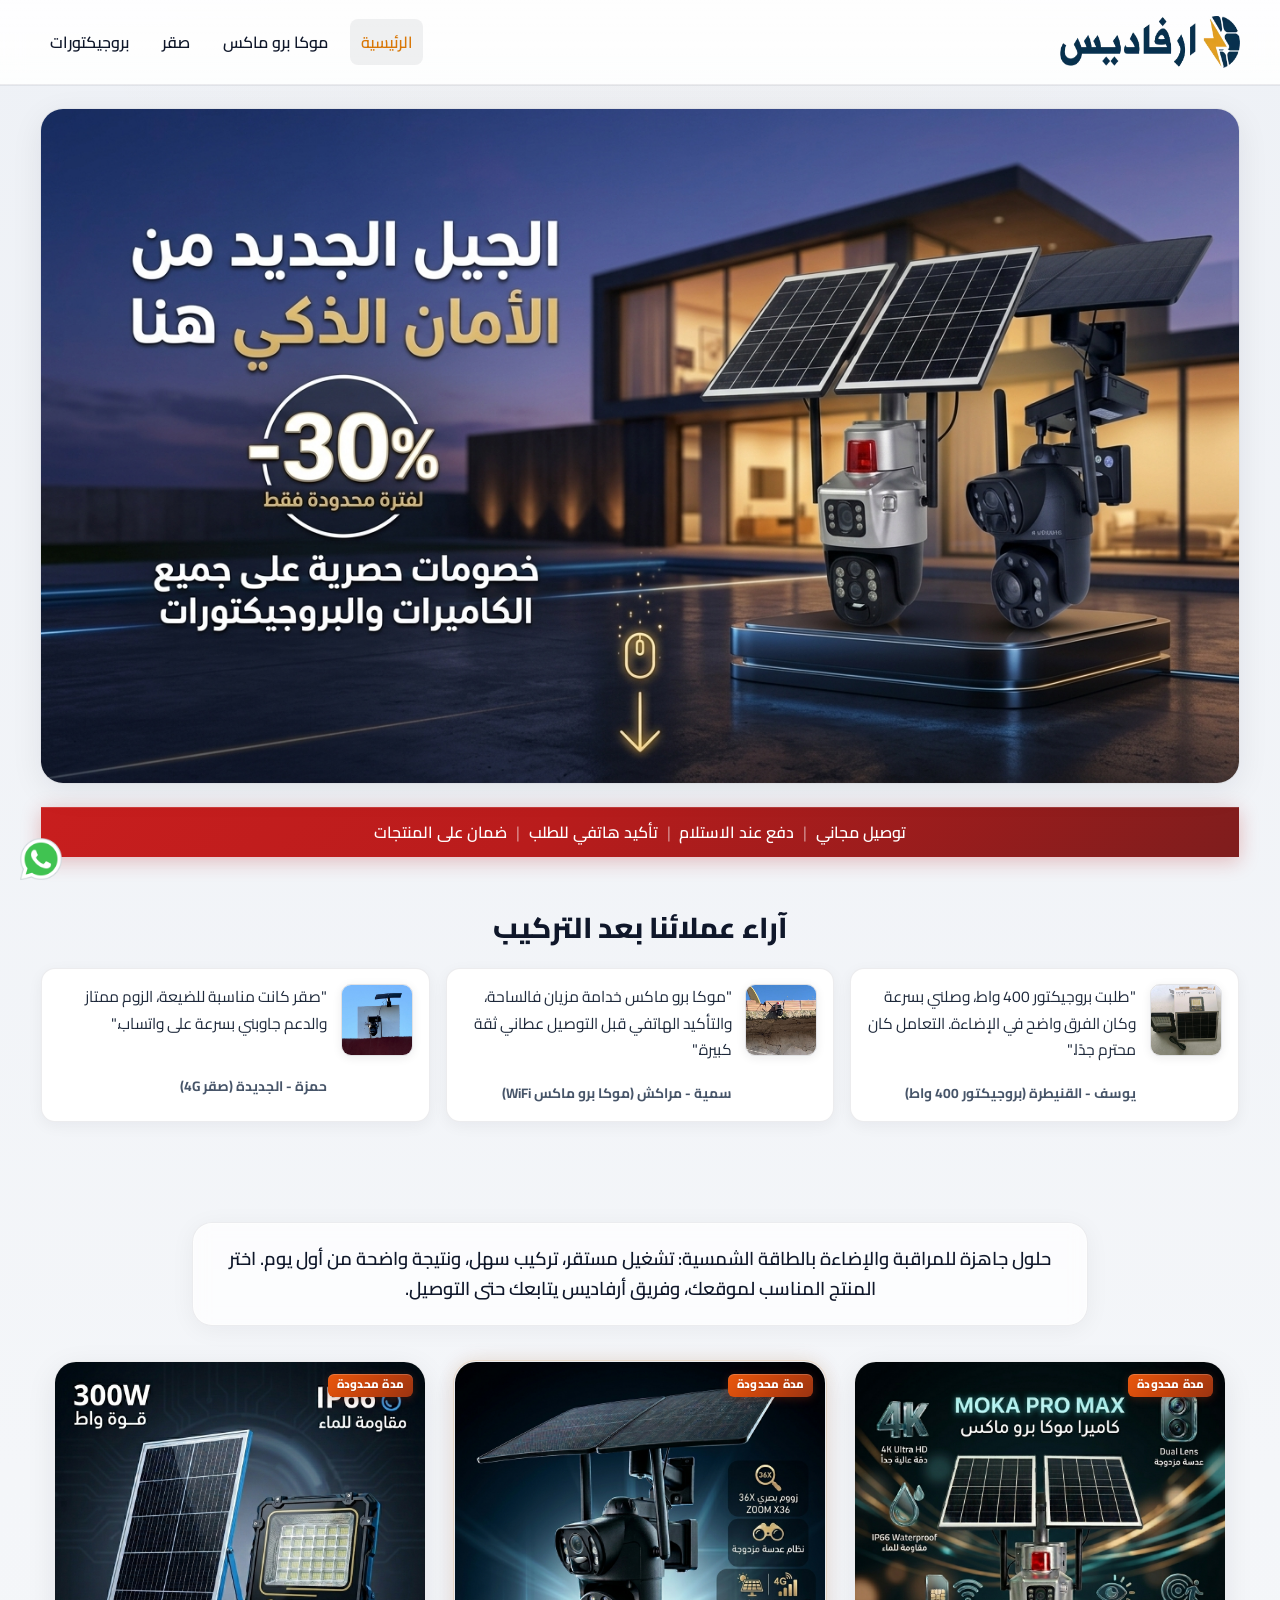
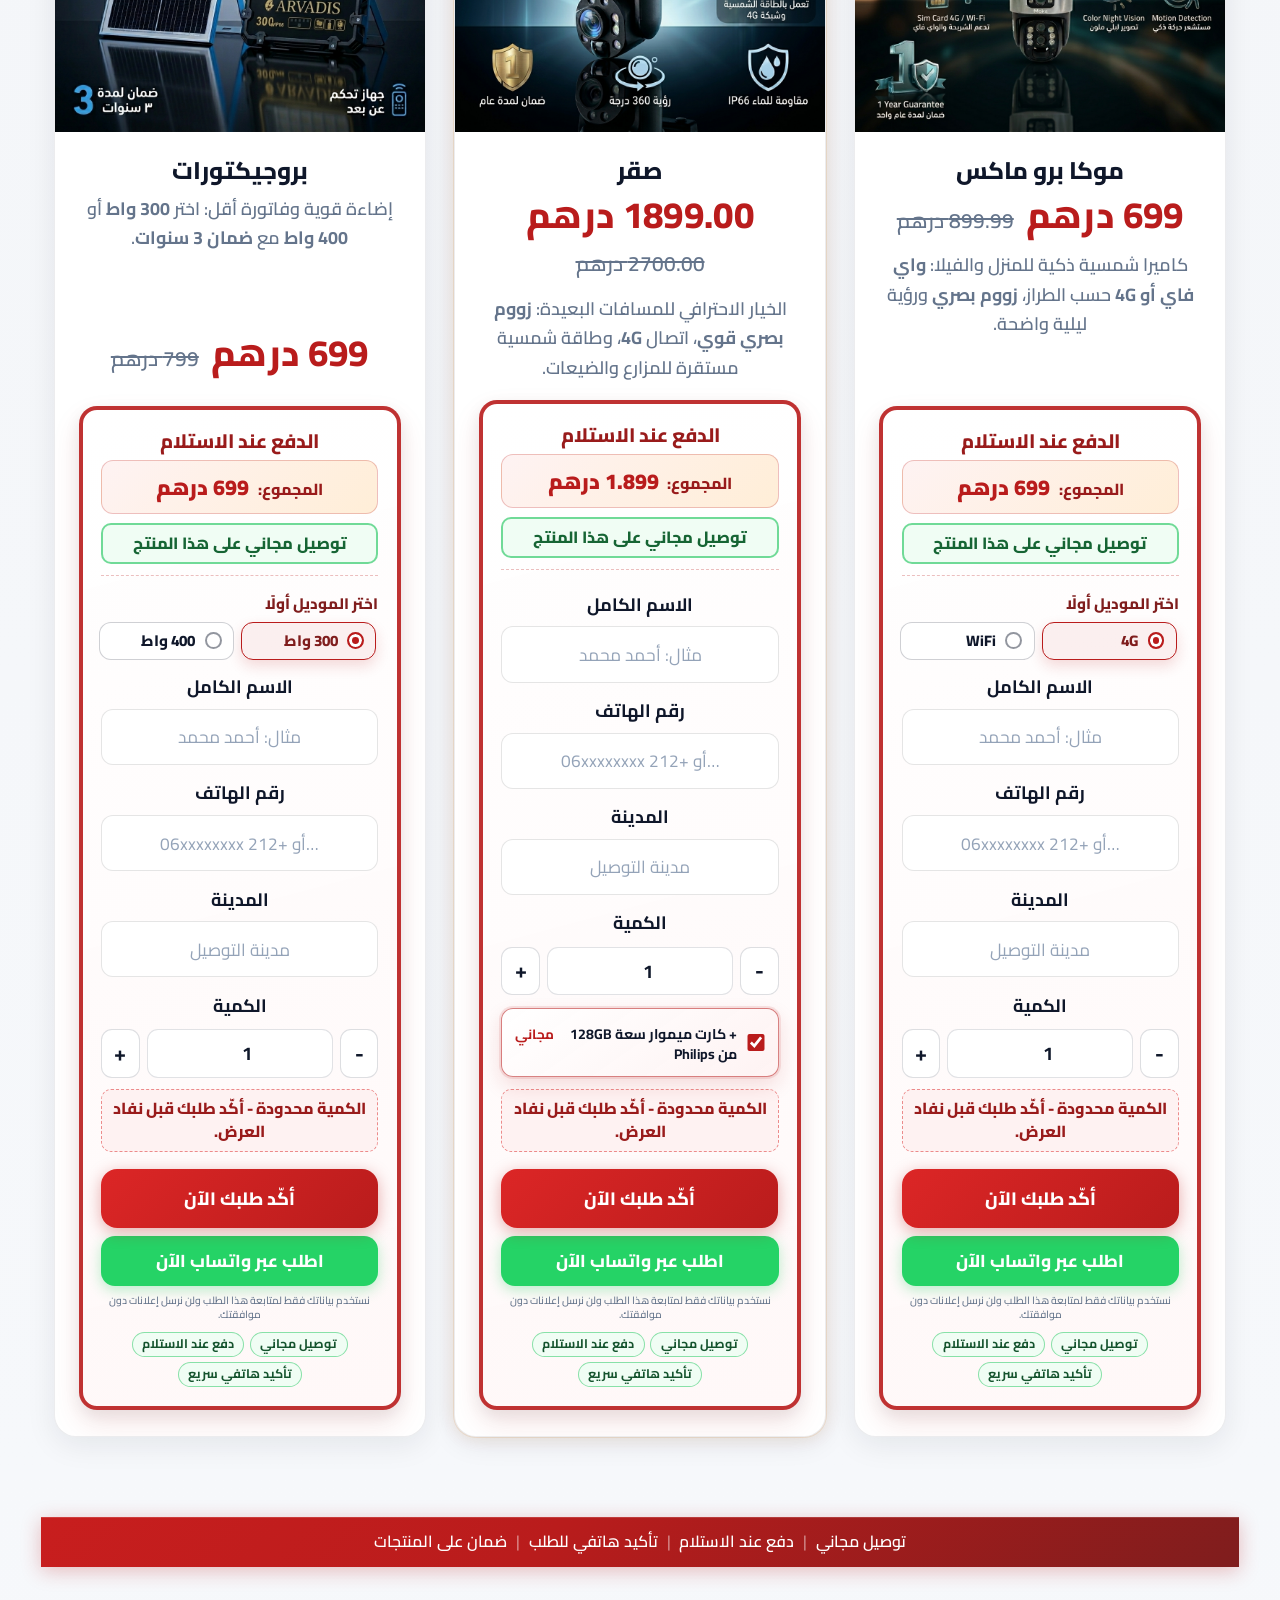
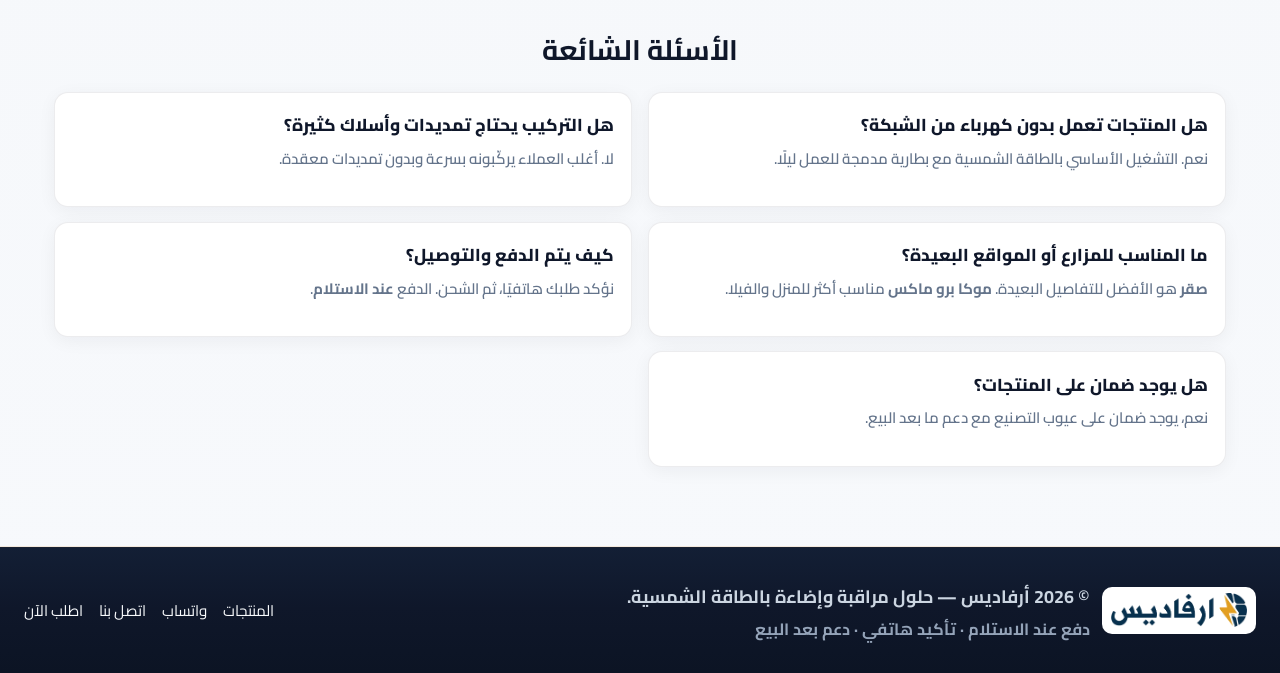
<file: index.html>
<!DOCTYPE html>
<html lang="ar" dir="rtl">
  <head>
    <meta charset="UTF-8" />
    <meta
      name="viewport"
      content="width=device-width, initial-scale=1.0, viewport-fit=cover"
    />
    <meta name="theme-color" content="#0f172a" />
    <meta
      name="description"
      content="أرفاديس — كاميرات مراقبة وبروجيكتورات LED بالطاقة الشمسية: موكا برو ماكس، صقر، وإضاءة خارجية 300/400 واط. دفع عند الاستلام، توصيل، ودعم بشري."
    />
    <link rel="canonical" href="https://arvadis.ma/index.html" />
    <meta property="og:type" content="website" />
    <meta property="og:locale" content="ar_MA" />
    <meta property="og:site_name" content="أرفاديس" />
    <meta property="og:title" content="أرفاديس | كاميرات وبروجيكتورات شمسية" />
    <meta
      property="og:description"
      content="كاميرات مراقبة وبروجيكتورات شمسية مع الدفع عند الاستلام ودعم بشري."
    />
    <meta property="og:url" content="https://arvadis.ma/index.html" />
    <meta property="og:image" content="https://arvadis.ma/img/Projectors/300W.webp" />
    <meta name="twitter:card" content="summary_large_image" />
    <title>أرفاديس | كاميرات وبروجيكتورات شمسية</title>
    <link rel="preconnect" href="https://fonts.googleapis.com" />
    <link rel="preconnect" href="https://fonts.gstatic.com" crossorigin />
    <link
      href="https://fonts.googleapis.com/css2?family=Cairo:wght@400;500;600;700&display=swap"
      rel="stylesheet"
    />
    <link rel="stylesheet" href="site.css" />
  </head>
  <body>
    <a class="skip-link" href="#main-content">تجاوز إلى المحتوى</a>
    <header class="site-header">
      <a class="brand" href="index.html" aria-label="أرفاديس — الرئيسية">
        <img
          src="ARVADIS-AR-logo.webp"
          alt="أرفاديس"
          width="180"
          height="52"
        />
      </a>

      <nav class="nav" aria-label="القائمة الرئيسية">
        <a class="nav-link nav-link--current" href="index.html" aria-current="page"
          >الرئيسية</a>
        <a class="nav-link" href="moka.html">موكا برو ماكس</a>
        <a class="nav-link" href="saqr.html">صقر</a>
        <a class="nav-link" href="projectors.html">بروجيكتورات</a>
      </nav>
    </header>

    <main id="main-content" tabindex="-1">
      <section class="hero" aria-label="صورة رئيسية لمنتجات أرفاديس">
        <figure class="hero__item">
          <picture>
            <source media="(max-width: 767px)" srcset="img/Hero/Hero-Mobile.webp" />
            <img
              src="img/Hero/Hero-Desktop.webp"
              alt="منتجات أرفاديس للمراقبة والإضاءة بالطاقة الشمسية"
              loading="eager"
              decoding="async"
            />
          </picture>
        </figure>
      </section>

      <section class="announcement-bar" aria-label="مزايا الطلب">
        <div class="announcement-bar__inner">
          <span class="announcement-bar__item">توصيل مجاني</span>
          <span class="announcement-bar__sep" aria-hidden="true">|</span>
          <span class="announcement-bar__item">دفع عند الاستلام</span>
          <span class="announcement-bar__sep" aria-hidden="true">|</span>
          <span class="announcement-bar__item">تأكيد هاتفي للطلب</span>
          <span class="announcement-bar__sep" aria-hidden="true">|</span>
          <span class="announcement-bar__item">ضمان على المنتجات</span>
        </div>
      </section>

      <section class="testimonials" aria-labelledby="testimonials-title">
        <h2 class="testimonials__title" id="testimonials-title">آراء عملائنا بعد التركيب</h2>
        <div class="testimonials__grid">
          <figure class="testimonial-card">
            <img
              class="testimonial-card__thumb"
              src="img/Reviews/Projector.webp"
              alt="مراجعة عميل بروجيكتور"
              width="72"
              height="72"
              loading="lazy"
              decoding="async"
            />
            <blockquote>
              "طلبت بروجيكتور 400 واط، وصلني بسرعة وكان الفرق واضح في الإضاءة. التعامل كان محترم جدًا."
            </blockquote>
            <figcaption>يوسف - القنيطرة (بروجيكتور 400 واط)</figcaption>
          </figure>
          <figure class="testimonial-card">
            <img
              class="testimonial-card__thumb"
              src="img/Reviews/Moka.jpg"
              alt="مراجعة عميل موكا برو ماكس"
              width="72"
              height="72"
              loading="lazy"
              decoding="async"
            />
            <blockquote>
              "موكا برو ماكس خدامة مزيان فالساحة، والتأكيد الهاتفي قبل التوصيل عطاني ثقة كبيرة."
            </blockquote>
            <figcaption>سمية - مراكش (موكا برو ماكس WiFi)</figcaption>
          </figure>
          <figure class="testimonial-card">
            <img
              class="testimonial-card__thumb"
              src="img/Reviews/Saqr.jpg"
              alt="مراجعة عميل صقر"
              width="72"
              height="72"
              loading="lazy"
              decoding="async"
            />
            <blockquote>
              "صقر كانت مناسبة للضيعة، الزوم ممتاز والدعم جاوبني بسرعة على واتساب."
            </blockquote>
            <figcaption>حمزة - الجديدة (صقر 4G)</figcaption>
          </figure>
        </div>
      </section>

      <section class="products" id="products" aria-labelledby="products-title">
        <h2 id="products-title" class="visually-hidden">المنتجات</h2>
        <p class="products__intro">
          حلول جاهزة للمراقبة والإضاءة بالطاقة الشمسية: تشغيل مستقر، تركيب سهل،
          ونتيجة واضحة من أول يوم. اختر المنتج المناسب لموقعك، وفريق أرفاديس يتابعك
          حتى التوصيل.
        </p>
        <div class="product-grid">
          <article id="moka" class="product-card">
            <div class="product-card__media">
              <a
                class="product-card__media-link"
                href="moka.html"
                aria-label="موكا برو ماكس — التفاصيل الكاملة"
              >
                <img
                  src="img/Moka Pro Max/MOKA.webp"
                  alt="موكا برو ماكس — كاميرا شمسية"
                  loading="lazy"
                  decoding="async"
                />
              </a>
            </div>
            <div class="product-card__body" data-moka-root>
              <h3 class="product-card__title">
                <a class="product-card__title-link" href="moka.html"
                  >موكا برو ماكس</a>
              </h3>
              <p class="product-card__price">
                <span class="product-card__price-current"
                  ><span data-moka-current dir="ltr">699</span>&nbsp;درهم</span>
                <span class="product-card__price-compare"
                  ><span data-moka-compare dir="ltr">899.99</span>&nbsp;درهم</span>
              </p>
              <p class="product-card__subtitle">
                كاميرا شمسية ذكية للمنزل والفيلا: <strong>واي فاي أو 4G</strong> حسب الطراز،
                <strong>زووم بصري</strong> ورؤية ليلية واضحة.
              </p>
              <div class="product-card__actions">
                <form
                  class="cod-form cod-form--card"
                  action="api/submit-cod.php"
                  method="post"
                  data-thank-you="thank-you-moka.html"
                  data-sheet-key="moka"
                  aria-label="طلب الدفع عند الاستلام — موكا برو ماكس"
                >
                  <div class="cod-form__surface">
                    <div class="cod-form__header">
                      <p class="cod-form__title">الدفع عند الاستلام</p>
                      <p class="cod-form__hint">
                        بعد الإرسال نتصل بك هاتفيًا لتأكيد الطلب والعنوان. الدفع عند الاستلام.
                      </p>
                    </div>
                    <input type="hidden" name="product" value="موكا برو ماكس — 4G" />
                    <p class="variant-selector__title">اختر الموديل أولًا</p>
                    <fieldset class="projector-picker__row">
                      <legend class="visually-hidden">نوع موكا برو ماكس</legend>
                      <label class="projector-picker__btn is-active">
                        <input
                          class="projector-picker__input"
                          type="radio"
                          name="moka-variant-card"
                          data-moka-variant
                          data-current="699"
                          data-compare="899.99"
                          data-product-label="موكا برو ماكس — 4G"
                          data-wa-href="https://wa.me/212691575625?text=%D9%85%D8%B1%D8%AD%D8%A8%D9%8B%D8%A7%D8%8C%20%D8%A3%D8%B1%D9%8A%D8%AF%20%D8%B7%D9%84%D8%A8%20%D9%85%D9%88%D9%83%D8%A7%20%D8%A8%D8%B1%D9%88%20%D9%85%D8%A7%D9%83%D8%B3%204G%20%D9%85%D9%86%20%D8%A3%D8%B1%D9%81%D8%A7%D8%AF%D9%8A%D8%B3.%20%D8%A7%D9%84%D8%B1%D8%AC%D8%A7%D8%A1%20%D8%AA%D8%A3%D9%83%D9%8A%D8%AF%20%D8%A7%D9%84%D8%B3%D8%B9%D8%B1%20%D9%88%D8%A7%D9%84%D8%AA%D9%88%D8%B5%D9%8A%D9%84."
                          data-image-src="img/Moka Pro Max/MOKA.webp"
                          data-image-alt="موكا برو ماكس 4G"
                          checked
                        />
                        <span class="projector-picker__text">
                          <img
                            class="projector-picker__thumb"
                            src="img/Moka Pro Max/MOKA.webp"
                            alt=""
                            width="84"
                            height="58"
                            loading="lazy"
                            decoding="async"
                          />
                          <span class="projector-picker__meta">
                            <span class="projector-picker__label">4G</span>
                          </span>
                        </span>
                      </label>
                      <label class="projector-picker__btn">
                        <input
                          class="projector-picker__input"
                          type="radio"
                          name="moka-variant-card"
                          data-moka-variant
                          data-current="699"
                          data-compare="899.99"
                          data-product-label="موكا برو ماكس — WiFi"
                          data-wa-href="https://wa.me/212691575625?text=%D9%85%D8%B1%D8%AD%D8%A8%D9%8B%D8%A7%D8%8C%20%D8%A3%D8%B1%D9%8A%D8%AF%20%D8%B7%D9%84%D8%A8%20%D9%85%D9%88%D9%83%D8%A7%20%D8%A8%D8%B1%D9%88%20%D9%85%D8%A7%D9%83%D8%B3%20WiFi%20%D9%85%D9%86%20%D8%A3%D8%B1%D9%81%D8%A7%D8%AF%D9%8A%D8%B3.%20%D8%A7%D9%84%D8%B1%D8%AC%D8%A7%D8%A1%20%D8%AA%D8%A3%D9%83%D9%8A%D8%AF%20%D8%A7%D9%84%D8%B3%D8%B9%D8%B1%20%D9%88%D8%A7%D9%84%D8%AA%D9%88%D8%B5%D9%8A%D9%84."
                          data-image-src="img/Moka Pro Max/MOKA.webp"
                          data-image-alt="موكا برو ماكس واي فاي"
                        />
                        <span class="projector-picker__text">
                          <img
                            class="projector-picker__thumb"
                            src="img/Moka Pro Max/MOKA.webp"
                            alt=""
                            width="84"
                            height="58"
                            loading="lazy"
                            decoding="async"
                          />
                          <span class="projector-picker__meta">
                            <span class="projector-picker__label">WiFi</span>
                          </span>
                        </span>
                      </label>
                    </fieldset>
                    <div class="cod-form__fields">
                      <label class="cod-form__label">
                        <span class="cod-form__label-row">
                          <span class="cod-form__label-text">الاسم الكامل</span>
                          <span class="cod-form__req" aria-hidden="true">*</span>
                        </span>
                        <input
                          class="cod-form__input"
                          name="name"
                          type="text"
                          autocomplete="name"
                          placeholder="مثال: أحمد محمد"
                          required
                        />
                      </label>
                      <label class="cod-form__label">
                        <span class="cod-form__label-row">
                          <span class="cod-form__label-text">رقم الهاتف</span>
                          <span class="cod-form__req" aria-hidden="true">*</span>
                        </span>
                        <input
                          class="cod-form__input"
                        name="phone"
                        type="tel"
                        inputmode="tel"
                        autocomplete="tel"
                        placeholder="06xxxxxxxx أو +212…"
                        required
                        dir="rtl"
                        />
                      </label>
                      <label class="cod-form__label">
                        <span class="cod-form__label-row">
                          <span class="cod-form__label-text">المدينة</span>
                          <span class="cod-form__req" aria-hidden="true">*</span>
                        </span>
                        <input
                          class="cod-form__input"
                          name="city"
                          type="text"
                          autocomplete="address-level2"
                          placeholder="مدينة التوصيل"
                          required
                        />
                      </label>
                      <label class="cod-form__label cod-form__label--quantity">
                        <span class="cod-form__label-row">
                          <span class="cod-form__label-text">الكمية</span>
                          <span class="cod-form__req" aria-hidden="true">*</span>
                        </span>
                        <div class="cod-form__qty" data-qty-selector>
                          <button
                            type="button"
                            class="cod-form__qty-btn"
                            data-qty-action="decrease"
                            aria-label="تقليل الكمية"
                          >
                            -
                          </button>
                          <input
                            class="cod-form__qty-input"
                            name="quantity"
                            type="number"
                            min="1"
                            max="20"
                            step="1"
                            value="1"
                            inputmode="numeric"
                            required
                            aria-label="الكمية المطلوبة"
                          />
                          <button
                            type="button"
                            class="cod-form__qty-btn"
                            data-qty-action="increase"
                            aria-label="زيادة الكمية"
                          >
                            +
                          </button>
                        </div>
                      </label>
                    </div>
                      <p class="cod-form__urgency">الكمية محدودة - أكّد طلبك قبل نفاد العرض.</p>
                      <button type="submit" class="cod-form__submit">أكّد طلبك الآن</button>
                    <a
                      class="cod-form__wa"
                      href="https://wa.me/212691575625?text=%D9%85%D8%B1%D8%AD%D8%A8%D9%8B%D8%A7%D8%8C%20%D8%A3%D8%B1%D9%8A%D8%AF%20%D8%B7%D9%84%D8%A8%20%D9%85%D9%88%D9%83%D8%A7%20%D8%A8%D8%B1%D9%88%20%D9%85%D8%A7%D9%83%D8%B3%20%D9%85%D9%86%20%D8%A3%D8%B1%D9%81%D8%A7%D8%AF%D9%8A%D8%B3.%20%D8%A7%D9%84%D8%B1%D8%AC%D8%A7%D8%A1%20%D8%AA%D8%A3%D9%83%D9%8A%D8%AF%20%D8%A7%D9%84%D8%B3%D8%B9%D8%B1%20%D9%88%D8%A7%D9%84%D8%AA%D9%88%D8%B5%D9%8A%D9%84."
                      target="_blank"
                      rel="noopener noreferrer"
                      aria-label="الطلب عبر واتساب — موكا برو ماكس"
                      >اطلب عبر واتساب الآن</a
                    >
                    <p class="cod-form__submit-note">
                      نستخدم بياناتك فقط لمتابعة هذا الطلب ولن نرسل إعلانات دون موافقتك.
                    </p>
                    <div class="cod-form__trust" aria-label="مزايا الطلب">
                      <span class="cod-form__trust-item">توصيل مجاني</span>
                      <span class="cod-form__trust-item">دفع عند الاستلام</span>
                      <span class="cod-form__trust-item">تأكيد هاتفي سريع</span>
                    </div>
                  </div>
                </form>
              </div>
            </div>
            <span class="product-card__badge">مدة محدودة</span>
          </article>

          <article id="saqr" class="product-card">
            <div class="product-card__media">
              <a
                class="product-card__media-link"
                href="saqr.html"
                aria-label="صقر — التفاصيل الكاملة"
              >
                <img
                  src="img/Saqr/SAQR.webp"
                  alt="صقر — كاميرا شمسية احترافية"
                  loading="lazy"
                  decoding="async"
                />
              </a>
            </div>
            <div class="product-card__body">
              <h3 class="product-card__title">
                <a class="product-card__title-link" href="saqr.html">صقر</a>
              </h3>
              <p class="product-card__price">
                <span class="product-card__price-current" data-saqr-card-current-price
                  ><span dir="ltr">1899.00</span>&nbsp;درهم</span>
                <span class="product-card__price-compare"
                  ><span dir="ltr">2700.00</span>&nbsp;درهم</span>
              </p>
              <p class="product-card__subtitle">
                الخيار الاحترافي للمسافات البعيدة: <strong>زووم بصري قوي</strong>، اتصال
                <strong>4G</strong>، وطاقة شمسية مستقرة للمزارع والضيعات.
              </p>
              <div class="product-card__actions">
                <form
                  class="cod-form cod-form--card"
                  action="api/submit-cod.php"
                  method="post"
                  data-thank-you="thank-you-saqr.html"
                  data-sheet-key="saqr"
                  aria-label="طلب الدفع عند الاستلام — صقر"
                >
                  <div class="cod-form__surface">
                    <div class="cod-form__header">
                      <p class="cod-form__title">الدفع عند الاستلام</p>
                      <p class="cod-form__hint">
                        بعد الإرسال نتصل بك هاتفيًا لتأكيد الطلب والعنوان. الدفع عند الاستلام.
                      </p>
                    </div>
                    <input type="hidden" name="product" value="صقر" />
                    <input type="hidden" name="upsell_sd_card" value="نعم - كارت ميموار 128GB Philips (مجاني)" />
                    <div class="cod-form__fields">
                      <label class="cod-form__label">
                        <span class="cod-form__label-row">
                          <span class="cod-form__label-text">الاسم الكامل</span>
                          <span class="cod-form__req" aria-hidden="true">*</span>
                        </span>
                        <input
                          class="cod-form__input"
                          name="name"
                          type="text"
                          autocomplete="name"
                          placeholder="مثال: أحمد محمد"
                          required
                        />
                      </label>
                      <label class="cod-form__label">
                        <span class="cod-form__label-row">
                          <span class="cod-form__label-text">رقم الهاتف</span>
                          <span class="cod-form__req" aria-hidden="true">*</span>
                        </span>
                        <input
                          class="cod-form__input"
                        name="phone"
                        type="tel"
                        inputmode="tel"
                        autocomplete="tel"
                        placeholder="06xxxxxxxx أو +212…"
                        required
                        dir="rtl"
                        />
                      </label>
                      <label class="cod-form__label">
                        <span class="cod-form__label-row">
                          <span class="cod-form__label-text">المدينة</span>
                          <span class="cod-form__req" aria-hidden="true">*</span>
                        </span>
                        <input
                          class="cod-form__input"
                          name="city"
                          type="text"
                          autocomplete="address-level2"
                          placeholder="مدينة التوصيل"
                          required
                        />
                      </label>
                      <label class="cod-form__label cod-form__label--quantity">
                        <span class="cod-form__label-row">
                          <span class="cod-form__label-text">الكمية</span>
                          <span class="cod-form__req" aria-hidden="true">*</span>
                        </span>
                        <div class="cod-form__qty" data-qty-selector>
                          <button
                            type="button"
                            class="cod-form__qty-btn"
                            data-qty-action="decrease"
                            aria-label="تقليل الكمية"
                          >
                            -
                          </button>
                          <input
                            class="cod-form__qty-input"
                            name="quantity"
                            type="number"
                            min="1"
                            max="20"
                            step="1"
                            value="1"
                            inputmode="numeric"
                            required
                            aria-label="الكمية المطلوبة"
                          />
                          <button
                            type="button"
                            class="cod-form__qty-btn"
                            data-qty-action="increase"
                            aria-label="زيادة الكمية"
                          >
                            +
                          </button>
                        </div>
                      </label>
                    </div>
                    <label class="cod-form__upsell" for="saqr-card-sd-card">
                      <input
                        class="cod-form__upsell-checkbox"
                        id="saqr-card-sd-card"
                        type="checkbox"
                        data-saqr-card-upsell
                        checked
                      />
                      <span class="cod-form__upsell-content">
                        <span class="cod-form__upsell-title">+ كارت ميموار سعة 128GB من Philips</span>
                        <span class="cod-form__upsell-price">مجاني</span>
                      </span>
                    </label>
                    <p class="cod-form__urgency">الكمية محدودة - أكّد طلبك قبل نفاد العرض.</p>
                    <button type="submit" class="cod-form__submit">أكّد طلبك الآن</button>
                    <a
                      class="cod-form__wa"
                      href="https://wa.me/212691575625?text=%D9%85%D8%B1%D8%AD%D8%A8%D9%8B%D8%A7%D8%8C%20%D8%A3%D8%B1%D9%8A%D8%AF%20%D8%B7%D9%84%D8%A8%20%D9%83%D8%A7%D9%85%D9%8A%D8%B1%D8%A7%20%D8%B5%D9%82%D8%B1%20%D9%85%D9%86%20%D8%A3%D8%B1%D9%81%D8%A7%D8%AF%D9%8A%D8%B3.%20%D8%A7%D9%84%D8%B1%D8%AC%D8%A7%D8%A1%20%D8%AA%D8%A3%D9%83%D9%8A%D8%AF%20%D8%A7%D9%84%D8%B3%D8%B9%D8%B1%20%D9%88%D8%A7%D9%84%D8%AA%D9%88%D8%B5%D9%8A%D9%84."
                      target="_blank"
                      rel="noopener noreferrer"
                      aria-label="الطلب عبر واتساب — صقر"
                      >اطلب عبر واتساب الآن</a
                    >
                    <p class="cod-form__submit-note">
                      نستخدم بياناتك فقط لمتابعة هذا الطلب ولن نرسل إعلانات دون موافقتك.
                    </p>
                    <div class="cod-form__trust" aria-label="مزايا الطلب">
                      <span class="cod-form__trust-item">توصيل مجاني</span>
                      <span class="cod-form__trust-item">دفع عند الاستلام</span>
                      <span class="cod-form__trust-item">تأكيد هاتفي سريع</span>
                    </div>
                  </div>
                </form>
              </div>
            </div>
            <span class="product-card__badge">مدة محدودة</span>
          </article>

          <article id="projectors" class="product-card">
            <div class="product-card__media">
              <a
                class="product-card__media-link"
                href="projectors.html"
                aria-label="بروجيكتورات — التفاصيل الكاملة"
              >
                <img
                  src="img/Projectors/300W.webp"
                  alt="بروجيكتور LED يعمل بالطاقة الشمسية"
                  loading="lazy"
                  decoding="async"
                />
              </a>
            </div>
            <div class="product-card__body">
              <h3 class="product-card__title">
                <a class="product-card__title-link" href="projectors.html"
                  >بروجيكتورات</a>
              </h3>
              <p class="product-card__subtitle">
                إضاءة قوية وفاتورة أقل: اختر <strong>300 واط</strong> أو
                <strong>400 واط</strong> مع <strong>ضمان 3 سنوات</strong>.
              </p>
              <div data-projector-root>
                <p class="product-card__price">
                  <span class="product-card__price-current"
                    ><span data-projector-current dir="ltr">699</span>&nbsp;درهم</span>
                  <span class="product-card__price-compare"
                    ><span data-projector-compare dir="ltr">799</span>&nbsp;درهم</span>
                </p>
              <div class="product-card__actions">
                <form
                  class="cod-form cod-form--card"
                  action="api/submit-cod.php"
                  method="post"
                  data-thank-you="thank-you-projectors.html"
                  data-sheet-key="projectors"
                  aria-label="طلب الدفع عند الاستلام — بروجيكتورات"
                >
                  <div class="cod-form__surface">
                    <div class="cod-form__header">
                      <p class="cod-form__title">الدفع عند الاستلام</p>
                      <p class="cod-form__hint">
                        بعد الإرسال نتصل بك هاتفيًا لتأكيد الطلب والعنوان. الدفع عند الاستلام.
                      </p>
                    </div>
                    <input
                      type="hidden"
                      name="product"
                      value="بروجيكتور LED شمسي — 300 واط"
                    />
                    <p class="variant-selector__title">اختر الموديل أولًا</p>
                    <fieldset class="projector-picker__row">
                      <legend class="visually-hidden">قدرة البروجيكتور</legend>
                      <label class="projector-picker__btn is-active">
                        <input
                          class="projector-picker__input"
                          type="radio"
                          name="projector-watt-card"
                          data-projector-watt
                          data-current="699"
                          data-compare="799"
                          data-product-label="بروجيكتور LED شمسي — 300 واط"
                          data-wa-href="https://wa.me/212691575625?text=%D9%85%D8%B1%D8%AD%D8%A8%D9%8B%D8%A7%D8%8C%20%D8%A3%D8%B1%D9%8A%D8%AF%20%D8%B7%D9%84%D8%A8%20%D8%A8%D8%B1%D9%88%D8%AC%D9%8A%D9%83%D8%AA%D9%88%D8%B1%20%D8%B4%D9%85%D8%B3%D9%8A%20300%20%D9%88%D8%A7%D8%B7%20%D9%85%D9%86%20%D8%A3%D8%B1%D9%81%D8%A7%D8%AF%D9%8A%D8%B3.%20%D8%A7%D9%84%D8%B1%D8%AC%D8%A7%D8%A1%20%D8%AA%D8%A3%D9%83%D9%8A%D8%AF%20%D8%A7%D9%84%D8%B3%D8%B9%D8%B1%20%D9%88%D8%A7%D9%84%D8%AA%D9%88%D8%B5%D9%8A%D9%84."
                          data-image-src="img/Projectors/300W.webp"
                          data-image-alt="بروجيكتور LED شمسي 300 واط"
                          checked
                        />
                        <span class="projector-picker__text">
                          <img
                            class="projector-picker__thumb"
                            src="img/Projectors/300W.webp"
                            alt=""
                            width="84"
                            height="58"
                            loading="lazy"
                            decoding="async"
                          />
                          <span class="projector-picker__meta">
                            <span class="projector-picker__label">300 واط</span>
                          </span>
                        </span>
                      </label>
                      <label class="projector-picker__btn">
                        <input
                          class="projector-picker__input"
                          type="radio"
                          name="projector-watt-card"
                          data-projector-watt
                          data-current="799"
                          data-compare="999"
                          data-product-label="بروجيكتور LED شمسي — 400 واط"
                          data-wa-href="https://wa.me/212691575625?text=%D9%85%D8%B1%D8%AD%D8%A8%D9%8B%D8%A7%D8%8C%20%D8%A3%D8%B1%D9%8A%D8%AF%20%D8%B7%D9%84%D8%A8%20%D8%A8%D8%B1%D9%88%D8%AC%D9%8A%D9%83%D8%AA%D9%88%D8%B1%20%D8%B4%D9%85%D8%B3%D9%8A%20400%20%D9%88%D8%A7%D8%B7%20%D9%85%D9%86%20%D8%A3%D8%B1%D9%81%D8%A7%D8%AF%D9%8A%D8%B3.%20%D8%A7%D9%84%D8%B1%D8%AC%D8%A7%D8%A1%20%D8%AA%D8%A3%D9%83%D9%8A%D8%AF%20%D8%A7%D9%84%D8%B3%D8%B9%D8%B1%20%D9%88%D8%A7%D9%84%D8%AA%D9%88%D8%B5%D9%8A%D9%84."
                          data-image-src="img/Projectors/400W.webp"
                          data-image-alt="بروجيكتور LED شمسي 400 واط"
                        />
                        <span class="projector-picker__text">
                          <img
                            class="projector-picker__thumb"
                            src="img/Projectors/400W.webp"
                            alt=""
                            width="84"
                            height="58"
                            loading="lazy"
                            decoding="async"
                          />
                          <span class="projector-picker__meta">
                            <span class="projector-picker__label">400 واط</span>
                          </span>
                        </span>
                      </label>
                    </fieldset>
                    <div class="cod-form__fields">
                      <label class="cod-form__label">
                        <span class="cod-form__label-row">
                          <span class="cod-form__label-text">الاسم الكامل</span>
                          <span class="cod-form__req" aria-hidden="true">*</span>
                        </span>
                        <input
                          class="cod-form__input"
                          name="name"
                          type="text"
                          autocomplete="name"
                          placeholder="مثال: أحمد محمد"
                          required
                        />
                      </label>
                      <label class="cod-form__label">
                        <span class="cod-form__label-row">
                          <span class="cod-form__label-text">رقم الهاتف</span>
                          <span class="cod-form__req" aria-hidden="true">*</span>
                        </span>
                        <input
                          class="cod-form__input"
                        name="phone"
                        type="tel"
                        inputmode="tel"
                        autocomplete="tel"
                        placeholder="06xxxxxxxx أو +212…"
                        required
                        dir="rtl"
                        />
                      </label>
                      <label class="cod-form__label">
                        <span class="cod-form__label-row">
                          <span class="cod-form__label-text">المدينة</span>
                          <span class="cod-form__req" aria-hidden="true">*</span>
                        </span>
                        <input
                          class="cod-form__input"
                          name="city"
                          type="text"
                          autocomplete="address-level2"
                          placeholder="مدينة التوصيل"
                          required
                        />
                      </label>
                      <label class="cod-form__label cod-form__label--quantity">
                        <span class="cod-form__label-row">
                          <span class="cod-form__label-text">الكمية</span>
                          <span class="cod-form__req" aria-hidden="true">*</span>
                        </span>
                        <div class="cod-form__qty" data-qty-selector>
                          <button
                            type="button"
                            class="cod-form__qty-btn"
                            data-qty-action="decrease"
                            aria-label="تقليل الكمية"
                          >
                            -
                          </button>
                          <input
                            class="cod-form__qty-input"
                            name="quantity"
                            type="number"
                            min="1"
                            max="20"
                            step="1"
                            value="1"
                            inputmode="numeric"
                            required
                            aria-label="الكمية المطلوبة"
                          />
                          <button
                            type="button"
                            class="cod-form__qty-btn"
                            data-qty-action="increase"
                            aria-label="زيادة الكمية"
                          >
                            +
                          </button>
                        </div>
                      </label>
                    </div>
                    <p class="cod-form__urgency">الكمية محدودة - أكّد طلبك قبل نفاد العرض.</p>
                    <button type="submit" class="cod-form__submit">أكّد طلبك الآن</button>
                    <a
                      class="cod-form__wa"
                      href="https://wa.me/212691575625?text=%D9%85%D8%B1%D8%AD%D8%A8%D9%8B%D8%A7%D8%8C%20%D8%A3%D8%B1%D9%8A%D8%AF%20%D8%B7%D9%84%D8%A8%20%D8%A8%D8%B1%D9%88%D8%AC%D9%8A%D9%83%D8%AA%D9%88%D8%B1%20%D8%B4%D9%85%D8%B3%D9%8A%20300%20%D9%88%D8%A7%D8%B7%20%D9%85%D9%86%20%D8%A3%D8%B1%D9%81%D8%A7%D8%AF%D9%8A%D8%B3.%20%D8%A7%D9%84%D8%B1%D8%AC%D8%A7%D8%A1%20%D8%AA%D8%A3%D9%83%D9%8A%D8%AF%20%D8%A7%D9%84%D8%B3%D8%B9%D8%B1%20%D9%88%D8%A7%D9%84%D8%AA%D9%88%D8%B5%D9%8A%D9%84."
                      target="_blank"
                      rel="noopener noreferrer"
                      aria-label="الطلب عبر واتساب — بروجيكتور شمسي"
                      >اطلب عبر واتساب الآن</a
                    >
                    <p class="cod-form__submit-note">
                      نستخدم بياناتك فقط لمتابعة هذا الطلب ولن نرسل إعلانات دون موافقتك.
                    </p>
                    <div class="cod-form__trust" aria-label="مزايا الطلب">
                      <span class="cod-form__trust-item">توصيل مجاني</span>
                      <span class="cod-form__trust-item">دفع عند الاستلام</span>
                      <span class="cod-form__trust-item">تأكيد هاتفي سريع</span>
                    </div>
                  </div>
                </form>
              </div>
              </div>
            </div>
            <span class="product-card__badge">مدة محدودة</span>
          </article>
        </div>
      </section>

      <section class="announcement-bar" aria-label="مزايا الطلب">
        <div class="announcement-bar__inner">
          <span class="announcement-bar__item">توصيل مجاني</span>
          <span class="announcement-bar__sep" aria-hidden="true">|</span>
          <span class="announcement-bar__item">دفع عند الاستلام</span>
          <span class="announcement-bar__sep" aria-hidden="true">|</span>
          <span class="announcement-bar__item">تأكيد هاتفي للطلب</span>
          <span class="announcement-bar__sep" aria-hidden="true">|</span>
          <span class="announcement-bar__item">ضمان على المنتجات</span>
        </div>
      </section>

      <section class="faq" id="faq" aria-labelledby="faq-title">
        <h2 class="faq__title" id="faq-title">الأسئلة الشائعة</h2>
        <div class="faq__list">
          <article class="faq__item">
            <h3 class="faq__question">هل المنتجات تعمل بدون كهرباء من الشبكة؟</h3>
            <p class="faq__answer">
                نعم. التشغيل الأساسي بالطاقة الشمسية مع بطارية مدمجة للعمل ليلًا.
            </p>
          </article>
          <article class="faq__item">
            <h3 class="faq__question">هل التركيب يحتاج تمديدات وأسلاك كثيرة؟</h3>
            <p class="faq__answer">
                لا. أغلب العملاء يركّبونه بسرعة وبدون تمديدات معقدة.
            </p>
          </article>
          <article class="faq__item">
            <h3 class="faq__question">ما المناسب للمزارع أو المواقع البعيدة؟</h3>
            <p class="faq__answer">
                <strong>صقر</strong> هو الأفضل للتفاصيل البعيدة. <strong>موكا برو ماكس</strong>
                مناسب أكثر للمنزل والفيلا.
            </p>
          </article>
          <article class="faq__item">
            <h3 class="faq__question">كيف يتم الدفع والتوصيل؟</h3>
            <p class="faq__answer">
                نؤكد طلبك هاتفيًا، ثم الشحن. الدفع <strong>عند الاستلام</strong>.
            </p>
          </article>
          <article class="faq__item">
            <h3 class="faq__question">هل يوجد ضمان على المنتجات؟</h3>
            <p class="faq__answer">
                نعم، يوجد ضمان على عيوب التصنيع مع دعم ما بعد البيع.
            </p>
          </article>
        </div>
      </section>

    </main>

    <footer class="site-footer" id="contact" aria-label="تذييل الصفحة">
      <div class="site-footer__inner">
        <div class="site-footer__brand-wrap">
          <span class="site-footer__logo-wrap">
            <img
              class="site-footer__logo"
              src="ARVADIS-AR-logo.webp"
              alt="أرفاديس"
              width="120"
              height="34"
              loading="lazy"
              decoding="async"
            />
          </span>
          <div class="site-footer__text-col">
            <p class="site-footer__brand">
              © 2026 أرفاديس — حلول مراقبة وإضاءة بالطاقة الشمسية.
            </p>
            <p class="site-footer__tagline">
              دفع عند الاستلام · تأكيد هاتفي · دعم بعد البيع
            </p>
          </div>
        </div>
        <div class="site-footer__links">
          <a class="site-footer__link" href="index.html#products">المنتجات</a>
          <a
            class="site-footer__link"
            href="https://wa.me/212691575625?text=%D9%85%D8%B1%D8%AD%D8%A8%D9%8B%D8%A7%D8%8C%20%D8%A3%D8%B1%D9%8A%D8%AF%20%D8%B7%D9%84%D8%A8%20%D9%85%D9%86%D8%AA%D8%AC%20%D9%85%D9%86%20%D8%A3%D8%B1%D9%81%D8%A7%D8%AF%D9%8A%D8%B3.%20%D8%A7%D9%84%D8%B1%D8%AC%D8%A7%D8%A1%20%D8%A7%D9%84%D8%AA%D9%88%D8%A7%D8%B5%D9%84%20%D9%85%D8%B9%D9%8A%20%D9%84%D8%AA%D8%A3%D9%83%D9%8A%D8%AF%20%D8%A7%D9%84%D8%B7%D9%84%D8%A8."
            target="_blank"
            rel="noopener noreferrer"
            >واتساب</a
          >
          <a class="site-footer__link" href="tel:+212691575625">اتصل بنا</a>
          <a class="site-footer__link" href="#contact">اطلب الآن</a>
        </div>
      </div>
    </footer>

    <a
      class="whatsapp-float"
      id="whatsapp-float"
      href="https://wa.me/212691575625?text=%D9%85%D8%B1%D8%AD%D8%A8%D9%8B%D8%A7%D8%8C%20%D8%A3%D8%B1%D9%8A%D8%AF%20%D8%B7%D9%84%D8%A8%20%D9%85%D9%86%D8%AA%D8%AC%20%D9%85%D9%86%20%D8%A3%D8%B1%D9%81%D8%A7%D8%AF%D9%8A%D8%B3.%20%D8%A7%D9%84%D8%B1%D8%AC%D8%A7%D8%A1%20%D8%A7%D9%84%D8%AA%D9%88%D8%A7%D8%B5%D9%84%20%D9%85%D8%B9%D9%8A%20%D9%84%D8%AA%D8%A3%D9%83%D9%8A%D8%AF%20%D8%A7%D9%84%D8%B7%D9%84%D8%A8."
      target="_blank"
      rel="noopener noreferrer"
      aria-label="تواصل عبر واتساب — أرفاديس"
      ><img src="img/whatsapp.png" alt="" aria-hidden="true"
    /></a>

    <script type="application/ld+json">
      {
        "@context": "https://schema.org",
        "@type": "Organization",
        "name": "أرفاديس",
        "url": "https://arvadis.ma",
        "logo": "https://arvadis.ma/ARVADIS-AR-logo.webp",
        "contactPoint": [
          {
            "@type": "ContactPoint",
            "telephone": "+212691575625",
            "contactType": "customer support",
            "areaServed": "MA",
            "availableLanguage": ["ar"]
          }
        ]
      }
    </script>
    <script src="projector-variants.js" defer></script>
    <script src="moka-variants.js" defer></script>
    <script src="cod-submit.js?v=20260415" defer></script>
    <script src="floating-wa.js" defer></script>
    <script>
      (function () {
        var saqrCardBasePrice = 1899;
        var saqrCardUpsellPrice = 0;
        var saqrCardPriceNode = document.querySelector("[data-saqr-card-current-price]");
        var saqrCardUpsellCheckbox = document.querySelector("[data-saqr-card-upsell]");
        var saqrCardUpsellInput = document.querySelector('#saqr input[name="upsell_sd_card"]');

        function formatSaqrCardDh(amount) {
          return '<span dir="ltr">' + amount.toFixed(2) + "</span>&nbsp;درهم";
        }

        function refreshSaqrCardPrice() {
          if (!saqrCardPriceNode || !saqrCardUpsellCheckbox) return;
          var nextPrice =
            saqrCardBasePrice + (saqrCardUpsellCheckbox.checked ? saqrCardUpsellPrice : 0);
          saqrCardPriceNode.innerHTML = formatSaqrCardDh(nextPrice);
          if (saqrCardUpsellInput) {
            saqrCardUpsellInput.value = saqrCardUpsellCheckbox.checked
              ? "نعم - كارت ميموار 128GB Philips (مجاني)"
              : "لا";
          }
        }

        if (saqrCardUpsellCheckbox) {
          saqrCardUpsellCheckbox.addEventListener("change", refreshSaqrCardPrice);
          refreshSaqrCardPrice();
        }

      })();
    </script>
  </body>
</html>
</file>
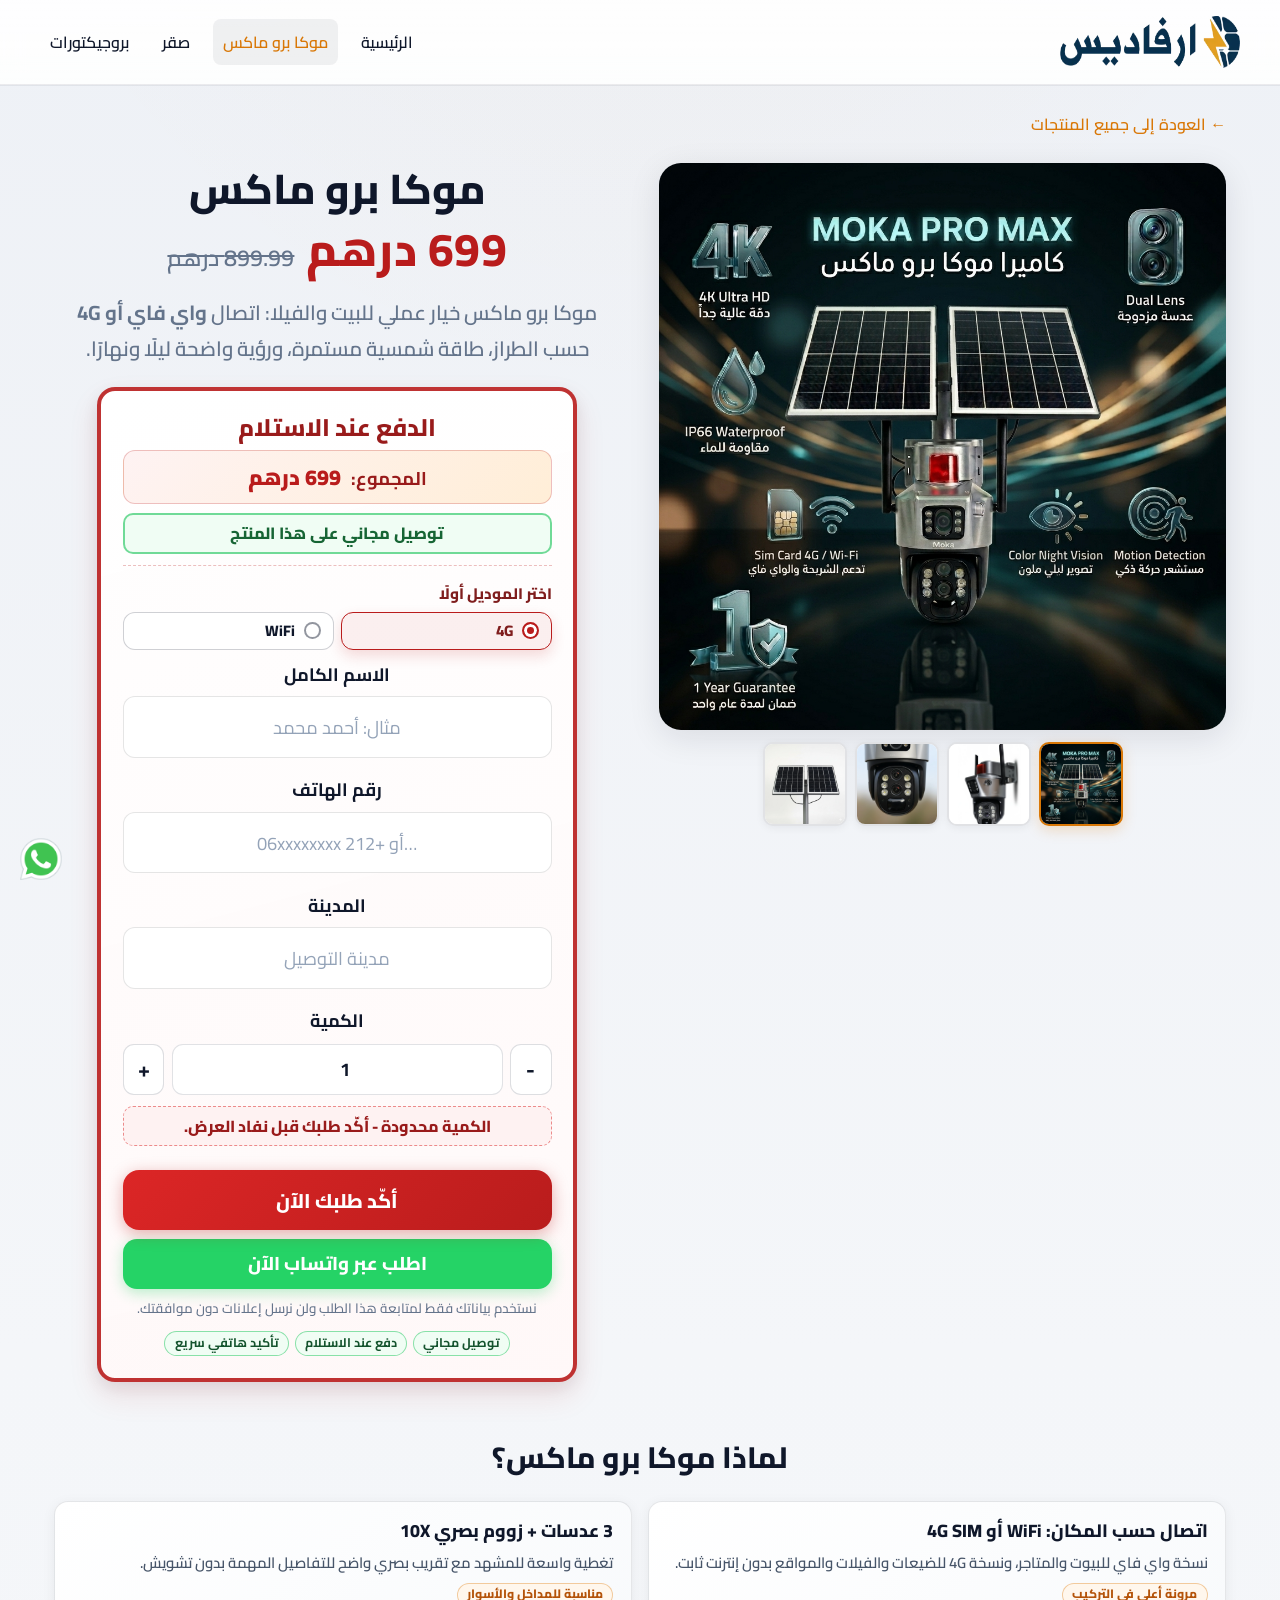
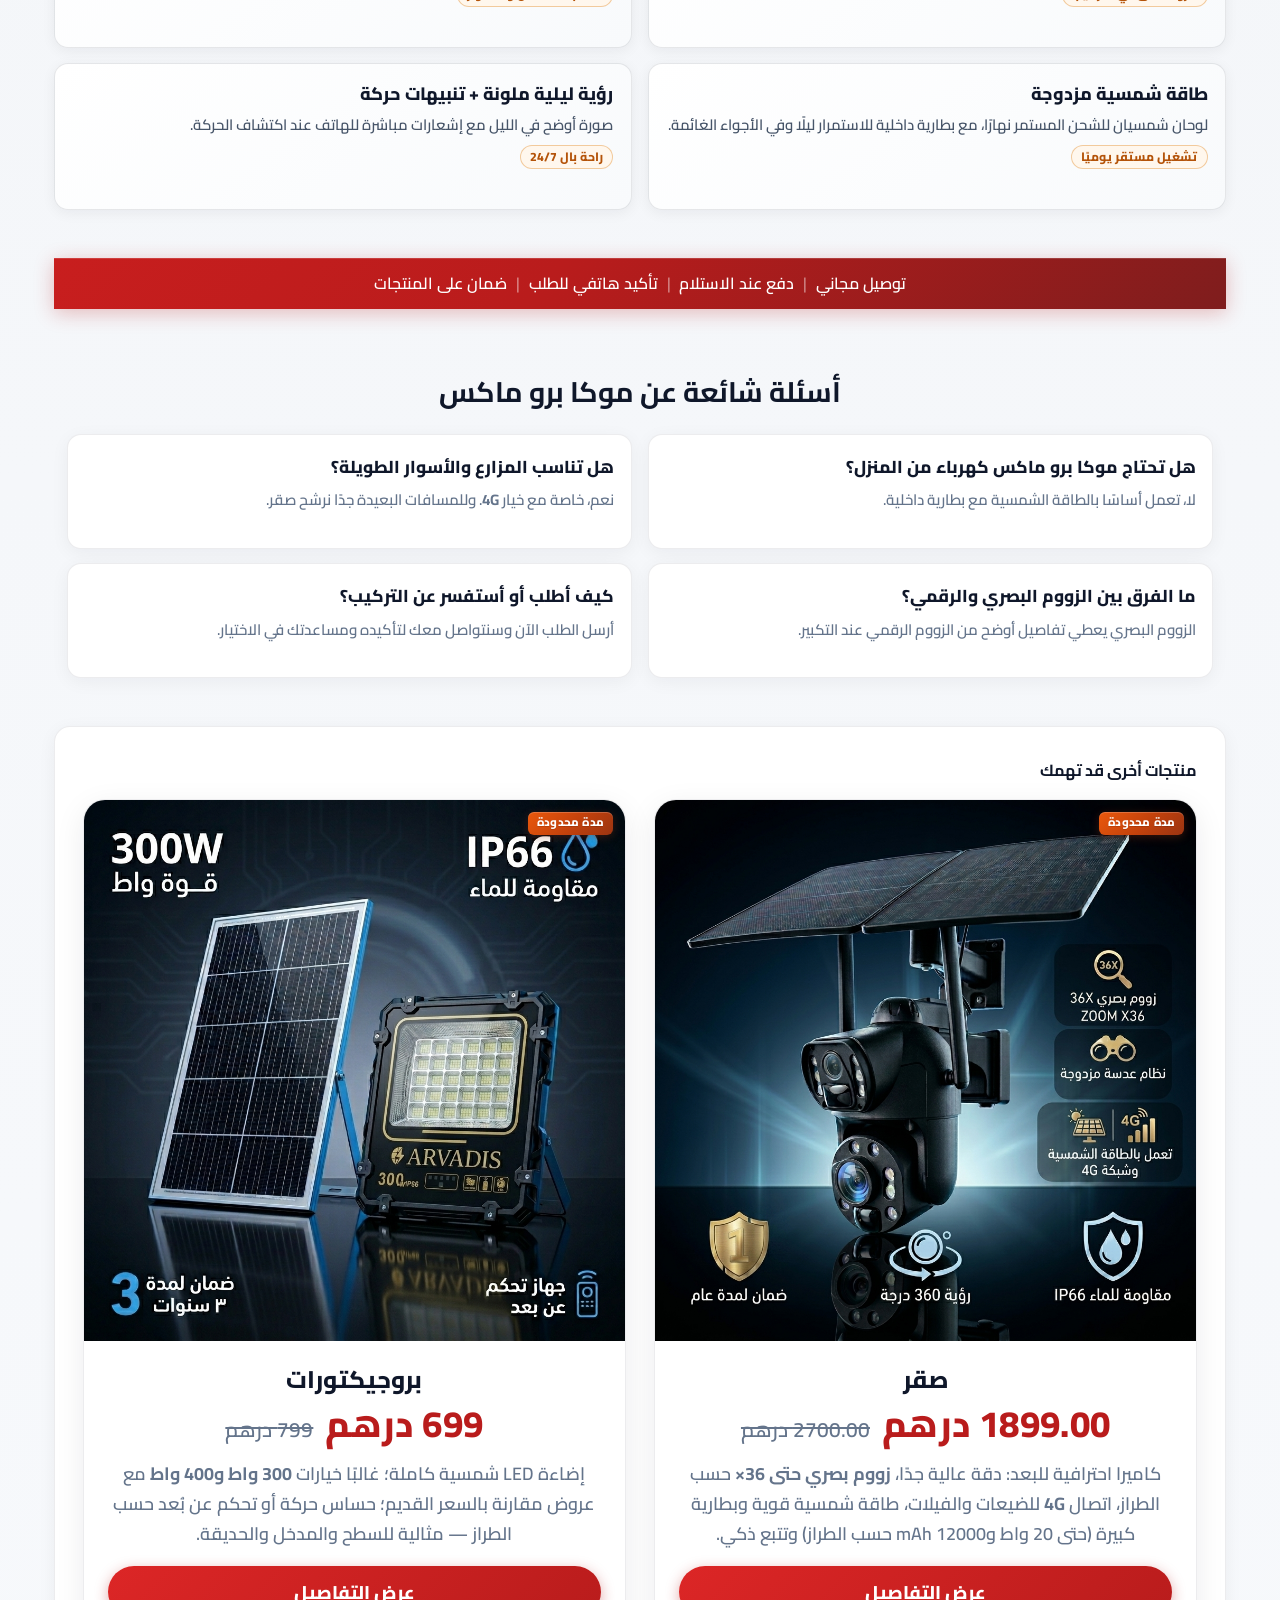
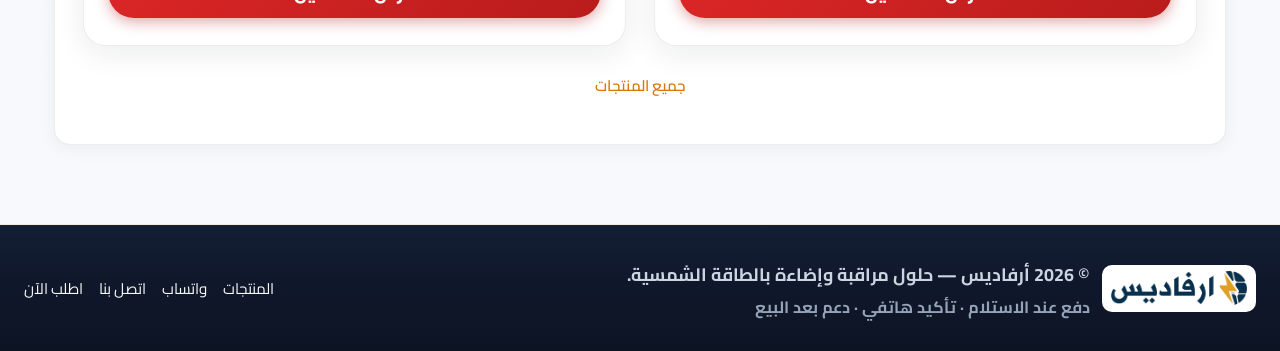
<file: moka.html>
<!DOCTYPE html>
<html lang="ar" dir="rtl">
  <head>
    <meta charset="UTF-8" />
    <meta
      name="viewport"
      content="width=device-width, initial-scale=1.0, viewport-fit=cover"
    />
    <meta name="theme-color" content="#0f172a" />
    <meta
      name="description"
      content="موكا برو ماكس من أرفاديس: كاميرا شمسية مع واي فاي أو 4G، لوحان شمسيان، زووم بصري ورؤية ليلية محسّنة. من 699 درهم."
    />
    <link rel="canonical" href="https://arvadis.ma/moka.html" />
    <meta property="og:type" content="product" />
    <meta property="og:locale" content="ar_MA" />
    <meta property="og:site_name" content="أرفاديس" />
    <meta property="og:title" content="موكا برو ماكس | أرفاديس" />
    <meta
      property="og:description"
      content="موكا برو ماكس: كاميرا شمسية للمنزل والفيلا مع الدفع عند الاستلام."
    />
    <meta property="og:url" content="https://arvadis.ma/moka.html" />
    <meta property="og:image" content="https://arvadis.ma/img/Moka%20Pro%20Max/MOKA.webp" />
    <meta name="twitter:card" content="summary_large_image" />
    <title>موكا برو ماكس | أرفاديس</title>
    <link rel="preconnect" href="https://fonts.googleapis.com" />
    <link rel="preconnect" href="https://fonts.gstatic.com" crossorigin />
    <link
      href="https://fonts.googleapis.com/css2?family=Cairo:wght@400;500;600;700&display=swap"
      rel="stylesheet"
    />
    <link rel="stylesheet" href="site.css" />
  </head>
  <body>
    <a class="skip-link" href="#main-content">تجاوز إلى المحتوى</a>
    <header class="site-header">
      <a class="brand" href="index.html" aria-label="أرفاديس — الرئيسية">
        <img src="ARVADIS-AR-logo.webp" alt="أرفاديس" width="180" height="52" />
      </a>

      <nav class="nav" aria-label="القائمة الرئيسية">
        <a class="nav-link" href="index.html">الرئيسية</a>
        <a
          class="nav-link nav-link--current"
          href="moka.html"
          aria-current="page"
          >موكا برو ماكس</a>
        <a class="nav-link" href="saqr.html">صقر</a>
        <a class="nav-link" href="projectors.html">بروجيكتورات</a>
      </nav>
    </header>

    <main id="main-content" tabindex="-1">
      <div class="landing landing--moka">
        <a class="lp-back" href="index.html#products">← العودة إلى جميع المنتجات</a>

        <section class="landing-hero" aria-labelledby="moka-hero-title">
          <div class="landing-hero__visual" data-lp-gallery>
            <figure class="landing-hero__media">
              <img
                class="lp-gallery__main"
                src="img/Moka Pro Max/MOKA.webp"
                alt="موكا برو ماكس — كاميرا بالطاقة الشمسية"
                width="800"
                height="600"
                loading="eager"
                decoding="async"
              />
            </figure>
            <div class="lp-thumbs" role="group" aria-label="معرض صور المنتج">
              <button
                type="button"
                class="lp-thumb is-active"
                data-lp-src="img/Moka Pro Max/MOKA.webp"
                data-lp-alt="موكا برو ماكس — الصورة الرئيسية"
                aria-label="عرض: الصورة الرئيسية"
                aria-pressed="true"
              >
                <img src="img/Moka Pro Max/MOKA.webp" alt="" width="120" height="90" loading="lazy" decoding="async" />
              </button>
              <button
                type="button"
                class="lp-thumb"
                data-lp-src="img/Moka Pro Max/3-lenses-2.webp"
                data-lp-alt="موكا برو ماكس — عدسات متعددة"
                aria-label="عرض: عدسات متعددة"
                aria-pressed="false"
              >
                <img src="img/Moka Pro Max/3-lenses-2.webp" alt="" width="120" height="90" loading="lazy" decoding="async" />
              </button>
              <button
                type="button"
                class="lp-thumb"
                data-lp-src="img/Moka Pro Max/G-1.webp"
                data-lp-alt="موكا برو ماكس — زاوية إضافية"
                aria-label="عرض: زاوية إضافية"
                aria-pressed="false"
              >
                <img src="img/Moka Pro Max/G-1.webp" alt="" width="120" height="90" loading="lazy" decoding="async" />
              </button>
              <button
                type="button"
                class="lp-thumb"
                data-lp-src="img/Moka Pro Max/F-2.webp"
                data-lp-alt="موكا برو ماكس — تفاصيل المنتج"
                aria-label="عرض: تفاصيل المنتج"
                aria-pressed="false"
              >
                <img src="img/Moka Pro Max/F-2.webp" alt="" width="120" height="90" loading="lazy" decoding="async" />
              </button>
            </div>
          </div>
          <div class="landing-hero__content" data-moka-root>
            <h1 id="moka-hero-title" class="landing-hero__title">موكا برو ماكس</h1>
            <p class="landing-hero__price">
              <span class="product-card__price-current"
                ><span data-moka-current dir="ltr">699</span>&nbsp;درهم</span>
              <span class="product-card__price-compare"
                ><span data-moka-compare dir="ltr">899.99</span>&nbsp;درهم</span>
            </p>
            <p class="landing-hero__lead">
              موكا برو ماكس خيار عملي للبيت والفيلا: اتصال <strong>واي فاي أو 4G</strong>
              حسب الطراز، طاقة شمسية مستمرة، ورؤية واضحة ليلًا ونهارًا.
            </p>
            <div class="landing-hero__actions">
              <form
                class="cod-form"
                action="api/submit-cod.php"
                method="post"
                data-thank-you="thank-you-moka.html"
                data-sheet-key="moka"
                aria-label="طلب الدفع عند الاستلام — موكا برو ماكس"
              >
                <div class="cod-form__surface">
                  <div class="cod-form__header">
                    <p class="cod-form__title">الدفع عند الاستلام</p>
                    <p class="cod-form__hint">
                      املأ البيانات وسنتصل بك سريعًا لتأكيد الطلب. الدفع عند الاستلام.
                    </p>
                  </div>
                  <input type="hidden" name="product" value="موكا برو ماكس — 4G" />
                  <p class="variant-selector__title">اختر الموديل أولًا</p>
                  <fieldset class="projector-picker__row">
                    <legend class="visually-hidden">نوع موكا برو ماكس</legend>
                    <label class="projector-picker__btn is-active">
                      <input
                        class="projector-picker__input"
                        type="radio"
                        name="moka-variant-main"
                        data-moka-variant
                        data-current="699"
                        data-compare="899.99"
                        data-product-label="موكا برو ماكس — 4G"
                        data-wa-href="https://wa.me/212691575625?text=%D9%85%D8%B1%D8%AD%D8%A8%D9%8B%D8%A7%D8%8C%20%D8%A3%D8%B1%D9%8A%D8%AF%20%D8%B7%D9%84%D8%A8%20%D9%85%D9%88%D9%83%D8%A7%20%D8%A8%D8%B1%D9%88%20%D9%85%D8%A7%D9%83%D8%B3%204G%20%D9%85%D9%86%20%D8%A3%D8%B1%D9%81%D8%A7%D8%AF%D9%8A%D8%B3.%20%D8%A7%D9%84%D8%B1%D8%AC%D8%A7%D8%A1%20%D8%AA%D8%A3%D9%83%D9%8A%D8%AF%20%D8%A7%D9%84%D8%B3%D8%B9%D8%B1%20%D9%88%D8%A7%D9%84%D8%AA%D9%88%D8%B5%D9%8A%D9%84."
                        data-image-src="img/Moka Pro Max/MOKA.webp"
                        data-image-alt="موكا برو ماكس 4G"
                        checked
                      />
                      <span class="projector-picker__text">
                        <img
                          class="projector-picker__thumb"
                          src="img/Moka Pro Max/MOKA.webp"
                          alt=""
                          width="84"
                          height="58"
                          loading="lazy"
                          decoding="async"
                        />
                        <span class="projector-picker__meta">
                          <span class="projector-picker__label">4G</span>
                        </span>
                      </span>
                    </label>
                    <label class="projector-picker__btn">
                      <input
                        class="projector-picker__input"
                        type="radio"
                        name="moka-variant-main"
                        data-moka-variant
                        data-current="699"
                        data-compare="899.99"
                        data-product-label="موكا برو ماكس — WiFi"
                        data-wa-href="https://wa.me/212691575625?text=%D9%85%D8%B1%D8%AD%D8%A8%D9%8B%D8%A7%D8%8C%20%D8%A3%D8%B1%D9%8A%D8%AF%20%D8%B7%D9%84%D8%A8%20%D9%85%D9%88%D9%83%D8%A7%20%D8%A8%D8%B1%D9%88%20%D9%85%D8%A7%D9%83%D8%B3%20WiFi%20%D9%85%D9%86%20%D8%A3%D8%B1%D9%81%D8%A7%D8%AF%D9%8A%D8%B3.%20%D8%A7%D9%84%D8%B1%D8%AC%D8%A7%D8%A1%20%D8%AA%D8%A3%D9%83%D9%8A%D8%AF%20%D8%A7%D9%84%D8%B3%D8%B9%D8%B1%20%D9%88%D8%A7%D9%84%D8%AA%D9%88%D8%B5%D9%8A%D9%84."
                        data-image-src="img/Moka Pro Max/MOKA.webp"
                        data-image-alt="موكا برو ماكس واي فاي"
                      />
                      <span class="projector-picker__text">
                        <img
                          class="projector-picker__thumb"
                          src="img/Moka Pro Max/MOKA.webp"
                          alt=""
                          width="84"
                          height="58"
                          loading="lazy"
                          decoding="async"
                        />
                        <span class="projector-picker__meta">
                          <span class="projector-picker__label">WiFi</span>
                        </span>
                      </span>
                    </label>
                  </fieldset>
                  <div class="cod-form__fields">
                    <label class="cod-form__label">
                      <span class="cod-form__label-row">
                        <span class="cod-form__label-text">الاسم الكامل</span>
                        <span class="cod-form__req" aria-hidden="true">*</span>
                      </span>
                      <input
                        class="cod-form__input"
                        name="name"
                        type="text"
                        autocomplete="name"
                        placeholder="مثال: أحمد محمد"
                        required
                      />
                    </label>
                    <label class="cod-form__label">
                      <span class="cod-form__label-row">
                        <span class="cod-form__label-text">رقم الهاتف</span>
                        <span class="cod-form__req" aria-hidden="true">*</span>
                      </span>
                      <input
                        class="cod-form__input"
                      name="phone"
                      type="tel"
                      inputmode="tel"
                      autocomplete="tel"
                      placeholder="06xxxxxxxx أو +212…"
                      required
                      dir="rtl"
                      />
                    </label>
                    <label class="cod-form__label">
                      <span class="cod-form__label-row">
                        <span class="cod-form__label-text">المدينة</span>
                        <span class="cod-form__req" aria-hidden="true">*</span>
                      </span>
                      <input
                        class="cod-form__input"
                        name="city"
                        type="text"
                        autocomplete="address-level2"
                        placeholder="مدينة التوصيل"
                        required
                      />
                    </label>
                    <label class="cod-form__label cod-form__label--quantity">
                      <span class="cod-form__label-row">
                        <span class="cod-form__label-text">الكمية</span>
                        <span class="cod-form__req" aria-hidden="true">*</span>
                      </span>
                      <div class="cod-form__qty" data-qty-selector>
                        <button
                          type="button"
                          class="cod-form__qty-btn"
                          data-qty-action="decrease"
                          aria-label="تقليل الكمية"
                        >
                          -
                        </button>
                        <input
                          class="cod-form__qty-input"
                          name="quantity"
                          type="number"
                          min="1"
                          max="20"
                          step="1"
                          value="1"
                          inputmode="numeric"
                          required
                          aria-label="الكمية المطلوبة"
                        />
                        <button
                          type="button"
                          class="cod-form__qty-btn"
                          data-qty-action="increase"
                          aria-label="زيادة الكمية"
                        >
                          +
                        </button>
                      </div>
                    </label>
                  </div>
                  <p class="cod-form__urgency">الكمية محدودة - أكّد طلبك قبل نفاد العرض.</p>
                  <button type="submit" class="cod-form__submit">أكّد طلبك الآن</button>
                  <a
                    class="cod-form__wa"
                    href="https://wa.me/212691575625?text=%D9%85%D8%B1%D8%AD%D8%A8%D9%8B%D8%A7%D8%8C%20%D8%A3%D8%B1%D9%8A%D8%AF%20%D8%B7%D9%84%D8%A8%20%D9%85%D9%88%D9%83%D8%A7%20%D8%A8%D8%B1%D9%88%20%D9%85%D8%A7%D9%83%D8%B3%20%D9%85%D9%86%20%D8%A3%D8%B1%D9%81%D8%A7%D8%AF%D9%8A%D8%B3.%20%D8%A7%D9%84%D8%B1%D8%AC%D8%A7%D8%A1%20%D8%AA%D8%A3%D9%83%D9%8A%D8%AF%20%D8%A7%D9%84%D8%B3%D8%B9%D8%B1%20%D9%88%D8%A7%D9%84%D8%AA%D9%88%D8%B5%D9%8A%D9%84."
                    target="_blank"
                    rel="noopener noreferrer"
                    aria-label="الطلب عبر واتساب — موكا برو ماكس"
                    >اطلب عبر واتساب الآن</a
                  >
                  <p class="cod-form__submit-note">
                    نستخدم بياناتك فقط لمتابعة هذا الطلب ولن نرسل إعلانات دون موافقتك.
                  </p>
                  <div class="cod-form__trust" aria-label="مزايا الطلب">
                    <span class="cod-form__trust-item">توصيل مجاني</span>
                    <span class="cod-form__trust-item">دفع عند الاستلام</span>
                    <span class="cod-form__trust-item">تأكيد هاتفي سريع</span>
                  </div>
                </div>
              </form>
            </div>
          </div>
        </section>

        <section class="lp-section" aria-labelledby="moka-features">
          <h2 id="moka-features" class="lp-section__title">لماذا موكا برو ماكس؟</h2>
          <ul class="lp-features">
            <li>
              <span class="lp-feature__title">اتصال حسب المكان: WiFi أو 4G SIM</span>
              <span class="lp-feature__desc"
                >نسخة واي فاي للبيوت والمتاجر، ونسخة 4G للضيعات والفيلات والمواقع بدون
                إنترنت ثابت.</span
              >
              <span class="lp-feature__badge">مرونة أعلى في التركيب</span>
            </li>
            <li>
              <span class="lp-feature__title">3 عدسات + زووم بصري 10X</span>
              <span class="lp-feature__desc"
                >تغطية واسعة للمشهد مع تقريب بصري واضح للتفاصيل المهمة بدون تشويش.</span
              >
              <span class="lp-feature__badge">مناسبة للمداخل والأسوار</span>
            </li>
            <li>
              <span class="lp-feature__title">طاقة شمسية مزدوجة</span>
              <span class="lp-feature__desc"
                >لوحان شمسيان للشحن المستمر نهارًا، مع بطارية داخلية للاستمرار ليلًا وفي
                الأجواء الغائمة.</span
              >
              <span class="lp-feature__badge">تشغيل مستقر يوميًا</span>
            </li>
            <li>
              <span class="lp-feature__title">رؤية ليلية ملونة + تنبيهات حركة</span>
              <span class="lp-feature__desc"
                >صورة أوضح في الليل مع إشعارات مباشرة للهاتف عند اكتشاف الحركة.</span
              >
              <span class="lp-feature__badge">راحة بال 24/7</span>
            </li>
          </ul>
        </section>

        <section class="announcement-bar" aria-label="مزايا الطلب">
          <div class="announcement-bar__inner">
            <span class="announcement-bar__item">توصيل مجاني</span>
            <span class="announcement-bar__sep" aria-hidden="true">|</span>
            <span class="announcement-bar__item">دفع عند الاستلام</span>
            <span class="announcement-bar__sep" aria-hidden="true">|</span>
            <span class="announcement-bar__item">تأكيد هاتفي للطلب</span>
            <span class="announcement-bar__sep" aria-hidden="true">|</span>
            <span class="announcement-bar__item">ضمان على المنتجات</span>
          </div>
        </section>

        <section class="faq" id="faq" aria-labelledby="moka-faq-title">
          <h2 class="faq__title" id="moka-faq-title">أسئلة شائعة عن موكا برو ماكس</h2>
          <div class="faq__list">
            <article class="faq__item">
              <h3 class="faq__question">هل تحتاج موكا برو ماكس كهرباء من المنزل؟</h3>
              <p class="faq__answer">
                لا، تعمل أساسًا بالطاقة الشمسية مع بطارية داخلية.
              </p>
            </article>
            <article class="faq__item">
              <h3 class="faq__question">هل تناسب المزارع والأسوار الطويلة؟</h3>
              <p class="faq__answer">
                نعم، خاصة مع خيار <strong>4G</strong>. وللمسافات البعيدة جدًا نرشح صقر.
              </p>
            </article>
            <article class="faq__item">
              <h3 class="faq__question">ما الفرق بين الزووم البصري والرقمي؟</h3>
              <p class="faq__answer">
                الزووم البصري يعطي تفاصيل أوضح من الزووم الرقمي عند التكبير.
              </p>
            </article>
            <article class="faq__item">
              <h3 class="faq__question">كيف أطلب أو أستفسر عن التركيب؟</h3>
              <p class="faq__answer">
                أرسل الطلب الآن وسنتواصل معك لتأكيده ومساعدتك في الاختيار.
              </p>
            </article>
          </div>
        </section>

        <section class="lp-related" aria-labelledby="moka-related">
          <h2 id="moka-related" class="lp-related__title">منتجات أخرى قد تهمك</h2>
          <div class="product-grid">
            <article class="product-card">
              <div class="product-card__media">
                <a
                  class="product-card__media-link"
                  href="saqr.html"
                  aria-label="صقر — التفاصيل الكاملة"
                >
                  <img
                    src="img/Saqr/SAQR.webp"
                    alt="صقر — كاميرا شمسية احترافية"
                    loading="lazy"
                    decoding="async"
                  />
                </a>
              </div>
              <div class="product-card__body">
                <h3 class="product-card__title">
                  <a class="product-card__title-link" href="saqr.html">صقر</a>
                </h3>
                <p class="product-card__price">
                  <span class="product-card__price-current"
                    ><span dir="ltr">1899.00</span>&nbsp;درهم</span
                  >
                  <span class="product-card__price-compare"
                    ><span dir="ltr">2700.00</span>&nbsp;درهم</span
                  >
                </p>
                <p class="product-card__subtitle">
                  كاميرا احترافية للبعد: دقة عالية جدًا، <strong>زووم بصري حتى 36×</strong>
                  حسب الطراز، اتصال <strong>4G</strong> للضيعات والفيلات، طاقة شمسية قوية
                  وبطارية كبيرة (حتى 20 واط و12000 mAh حسب الطراز) وتتبع ذكي.
                </p>
                <div class="product-card__actions">
                  <a
                    class="nav-cta product-card__cta-full"
                    href="saqr.html"
                    >عرض التفاصيل</a>
                </div>
              </div>
              <span class="product-card__badge">مدة محدودة</span>
            </article>

            <article class="product-card">
              <div class="product-card__media">
                <a
                  class="product-card__media-link"
                  href="projectors.html"
                  aria-label="بروجيكتورات — التفاصيل الكاملة"
                >
                  <img
                    src="img/Projectors/300W.webp"
                    alt="بروجيكتور LED شمسي"
                    loading="lazy"
                    decoding="async"
                  />
                </a>
              </div>
              <div class="product-card__body">
                <h3 class="product-card__title">
                  <a class="product-card__title-link" href="projectors.html"
                    >بروجيكتورات</a>
                </h3>
                <p class="product-card__price">
                  <span class="product-card__price-current"
                    ><span dir="ltr">699</span>&nbsp;درهم</span
                  >
                  <span class="product-card__price-compare"
                    ><span dir="ltr">799</span>&nbsp;درهم</span
                  >
                </p>
                <p class="product-card__subtitle">
                  إضاءة LED شمسية كاملة؛ غالبًا خيارات <strong>300 واط و400 واط</strong>
                  مع عروض مقارنة بالسعر القديم؛ حساس حركة أو تحكم عن بُعد حسب الطراز
                  — مثالية للسطح والمدخل والحديقة.
                </p>
                <div class="product-card__actions">
                  <a
                    class="nav-cta product-card__cta-full"
                    href="projectors.html"
                    >عرض التفاصيل</a>
                </div>
              </div>
              <span class="product-card__badge">مدة محدودة</span>
            </article>
          </div>
          <p class="lp-related__all-products">
            <a href="index.html#products">جميع المنتجات</a>
          </p>
        </section>
      </div>
    </main>

    <footer class="site-footer" id="contact" aria-label="تذييل الصفحة">
      <div class="site-footer__inner">
        <div class="site-footer__brand-wrap">
          <span class="site-footer__logo-wrap">
            <img
              class="site-footer__logo"
              src="ARVADIS-AR-logo.webp"
              alt="أرفاديس"
              width="120"
              height="34"
              loading="lazy"
              decoding="async"
            />
          </span>
          <div class="site-footer__text-col">
            <p class="site-footer__brand">
              © 2026 أرفاديس — حلول مراقبة وإضاءة بالطاقة الشمسية.
            </p>
            <p class="site-footer__tagline">
              دفع عند الاستلام · تأكيد هاتفي · دعم بعد البيع
            </p>
          </div>
        </div>
        <div class="site-footer__links">
          <a class="site-footer__link" href="index.html#products">المنتجات</a>
          <a
            class="site-footer__link"
            href="https://wa.me/212691575625?text=%D9%85%D8%B1%D8%AD%D8%A8%D9%8B%D8%A7%D8%8C%20%D8%A3%D8%B1%D9%8A%D8%AF%20%D8%B7%D9%84%D8%A8%20%D9%85%D9%88%D9%83%D8%A7%20%D8%A8%D8%B1%D9%88%20%D9%85%D8%A7%D9%83%D8%B3%20%D9%85%D9%86%20%D8%A3%D8%B1%D9%81%D8%A7%D8%AF%D9%8A%D8%B3.%20%D8%A7%D9%84%D8%B1%D8%AC%D8%A7%D8%A1%20%D8%AA%D8%A3%D9%83%D9%8A%D8%AF%20%D8%A7%D9%84%D8%B3%D8%B9%D8%B1%20%D9%88%D8%A7%D9%84%D8%AA%D9%88%D8%B5%D9%8A%D9%84."
            target="_blank"
            rel="noopener noreferrer"
            >واتساب</a
          >
          <a class="site-footer__link" href="tel:+212691575625">اتصل بنا</a>
          <a class="site-footer__link" href="#contact">اطلب الآن</a>
        </div>
      </div>
    </footer>

    <a
      class="whatsapp-float"
      id="whatsapp-float"
      href="https://wa.me/212691575625?text=%D9%85%D8%B1%D8%AD%D8%A8%D9%8B%D8%A7%D8%8C%20%D8%A3%D8%B1%D9%8A%D8%AF%20%D8%B7%D9%84%D8%A8%20%D9%85%D9%88%D9%83%D8%A7%20%D8%A8%D8%B1%D9%88%20%D9%85%D8%A7%D9%83%D8%B3%20%D9%85%D9%86%20%D8%A3%D8%B1%D9%81%D8%A7%D8%AF%D9%8A%D8%B3.%20%D8%A7%D9%84%D8%B1%D8%AC%D8%A7%D8%A1%20%D8%AA%D8%A3%D9%83%D9%8A%D8%AF%20%D8%A7%D9%84%D8%B3%D8%B9%D8%B1%20%D9%88%D8%A7%D9%84%D8%AA%D9%88%D8%B5%D9%8A%D9%84."
      target="_blank"
      rel="noopener noreferrer"
      aria-label="تواصل عبر واتساب — أرفاديس"
      ><img src="img/whatsapp.png" alt="" aria-hidden="true" /></a>

    <script type="application/ld+json">
      {
        "@context": "https://schema.org",
        "@type": "Product",
        "name": "موكا برو ماكس",
        "image": ["https://arvadis.ma/img/Moka%20Pro%20Max/MOKA.webp"],
        "brand": { "@type": "Brand", "name": "أرفاديس" },
        "offers": {
          "@type": "Offer",
          "priceCurrency": "MAD",
          "price": "699",
          "availability": "https://schema.org/InStock"
        }
      }
    </script>
    <script type="application/ld+json">
      {
        "@context": "https://schema.org",
        "@type": "FAQPage",
        "mainEntity": [
          {
            "@type": "Question",
            "name": "هل تحتاج موكا برو ماكس كهرباء من المنزل؟",
            "acceptedAnswer": { "@type": "Answer", "text": "لا، التشغيل الأساسي بالطاقة الشمسية مع بطارية مدمجة." }
          },
          {
            "@type": "Question",
            "name": "كيف أطلب موكا برو ماكس؟",
            "acceptedAnswer": { "@type": "Answer", "text": "املأ نموذج الدفع عند الاستلام وسنتصل بك لتأكيد الطلب." }
          }
        ]
      }
    </script>
    <!-- Meta Pixel Code -->
    <script>
      !function(f,b,e,v,n,t,s)
      {if(f.fbq)return;n=f.fbq=function(){n.callMethod?
      n.callMethod.apply(n,arguments):n.queue.push(arguments)};
      if(!f._fbq)f._fbq=n;n.push=n;n.loaded=!0;n.version='2.0';
      n.queue=[];t=b.createElement(e);t.async=!0;
      t.src=v;s=b.getElementsByTagName(e)[0];
      s.parentNode.insertBefore(t,s)}(window, document,'script',
      'https://connect.facebook.net/en_US/fbevents.js');
      fbq('init', '1508733600781030');
      fbq('track', 'PageView');
    </script>
    <noscript><img height="1" width="1" style="display:none"
      src="https://www.facebook.com/tr?id=1508733600781030&ev=PageView&noscript=1"
    /></noscript>
    <!-- End Meta Pixel Code -->
    <script src="lp-gallery.js" defer></script>
    <script src="moka-variants.js" defer></script>
    <script src="cod-submit.js?v=20260415" defer></script>
    <script src="floating-wa.js" defer></script>
    <script>
      (function () {
        var fired = false;
        function trackMokaInitiateCheckout() {
          if (fired) return;
          fired = true;
          if (typeof fbq === "function") {
            fbq("track", "InitiateCheckout", {
              content_name: "Moka Pro Max",
              currency: "MAD",
              value: 0,
            });
          }
        }
        var form = document.querySelector(".landing--moka .cod-form");
        if (!form) return;
        form.addEventListener("focusin", function (e) {
          var t = e.target;
          if (
            t &&
            t.matches &&
            t.matches("input:not([type=hidden]), textarea, select")
          ) {
            trackMokaInitiateCheckout();
          }
        });
        var submit = form.querySelector(".cod-form__submit");
        if (submit) {
          submit.addEventListener("click", trackMokaInitiateCheckout);
        }
      })();
      (function () {
        function trackWhatsAppContact() {
          if (typeof fbq === "function") {
            fbq("trackCustom", "WhatsAppContact", {
              content_name: "Moka Pro Max Inquiry",
              status: "Lead",
            });
          }
        }
        document.addEventListener(
          "click",
          function (e) {
            var a = e.target.closest && e.target.closest("a[href]");
            if (!a || !a.href) return;
            if (
              /^https?:\/\/(wa\.me|api\.whatsapp\.com)(\/|$|\?)/i.test(a.href)
            ) {
              trackWhatsAppContact();
            }
          },
          true
        );
      })();
    </script>
  </body>
</html>
</file>
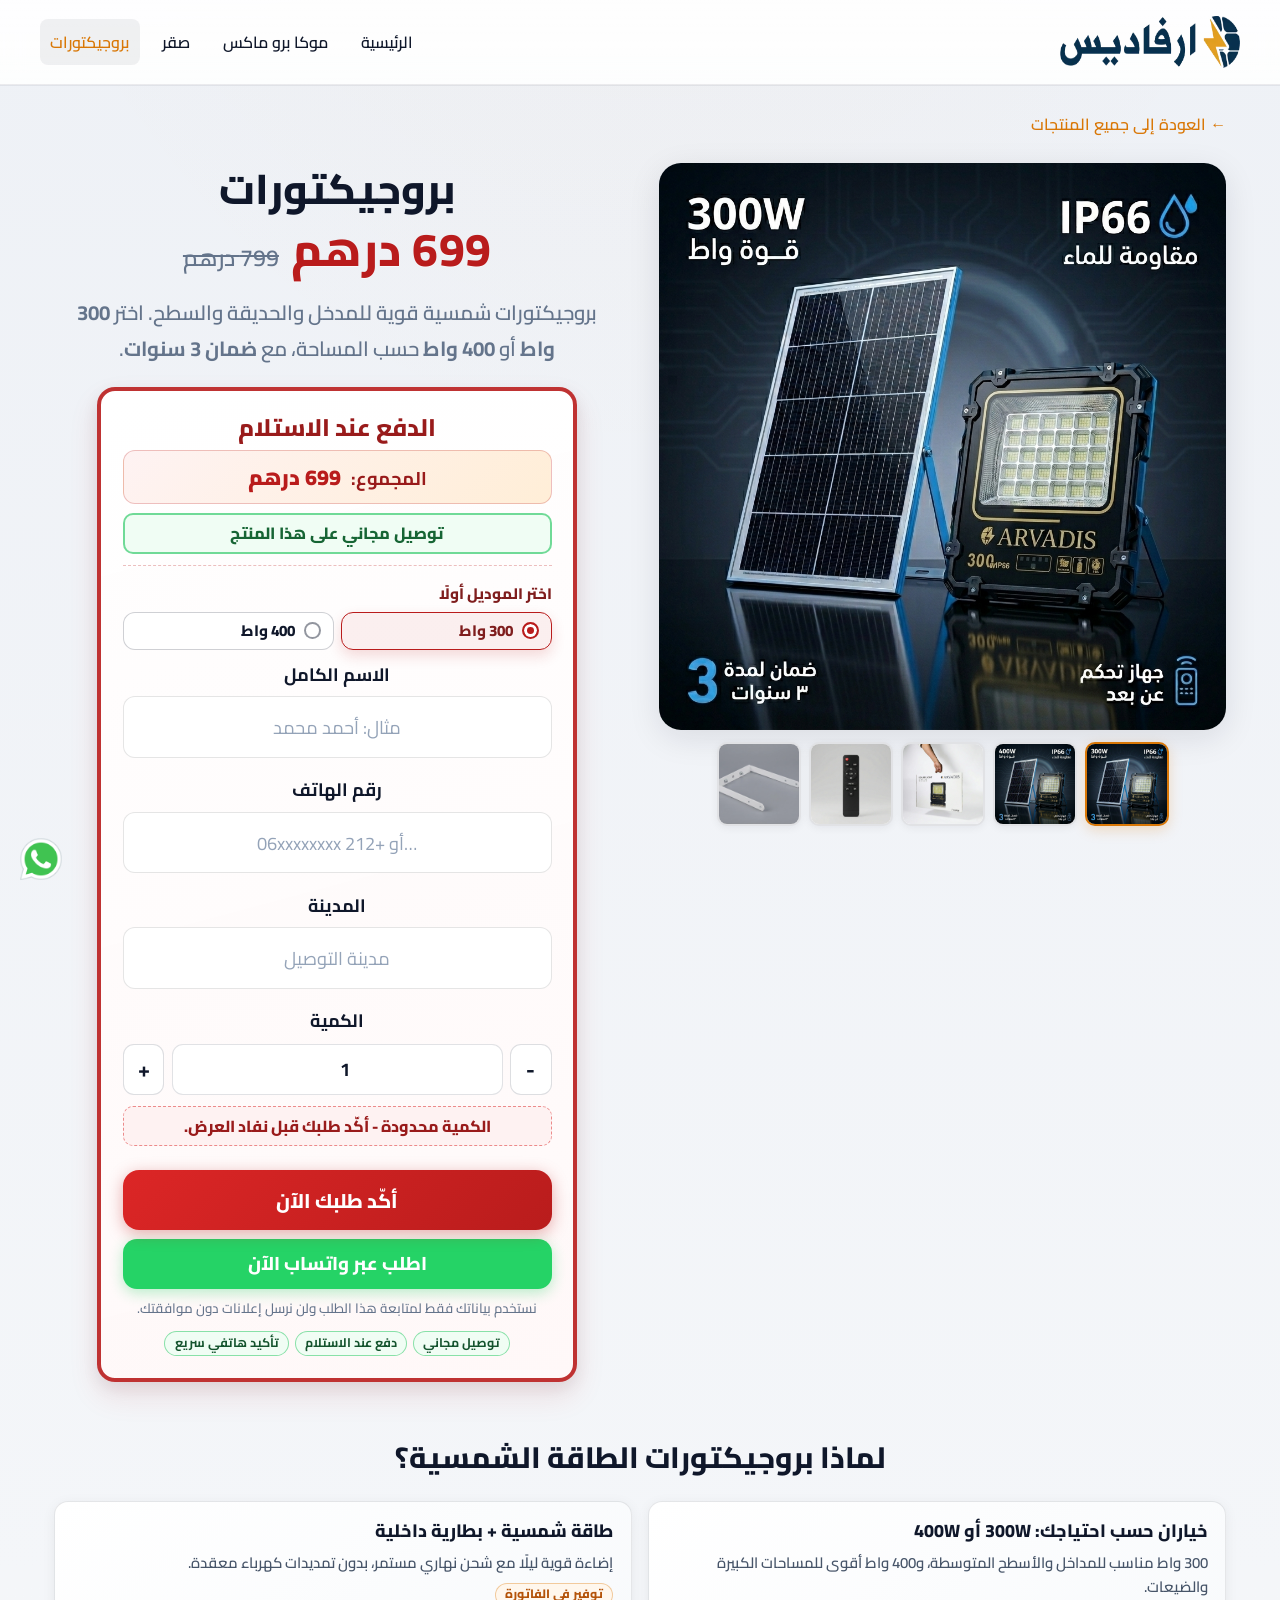
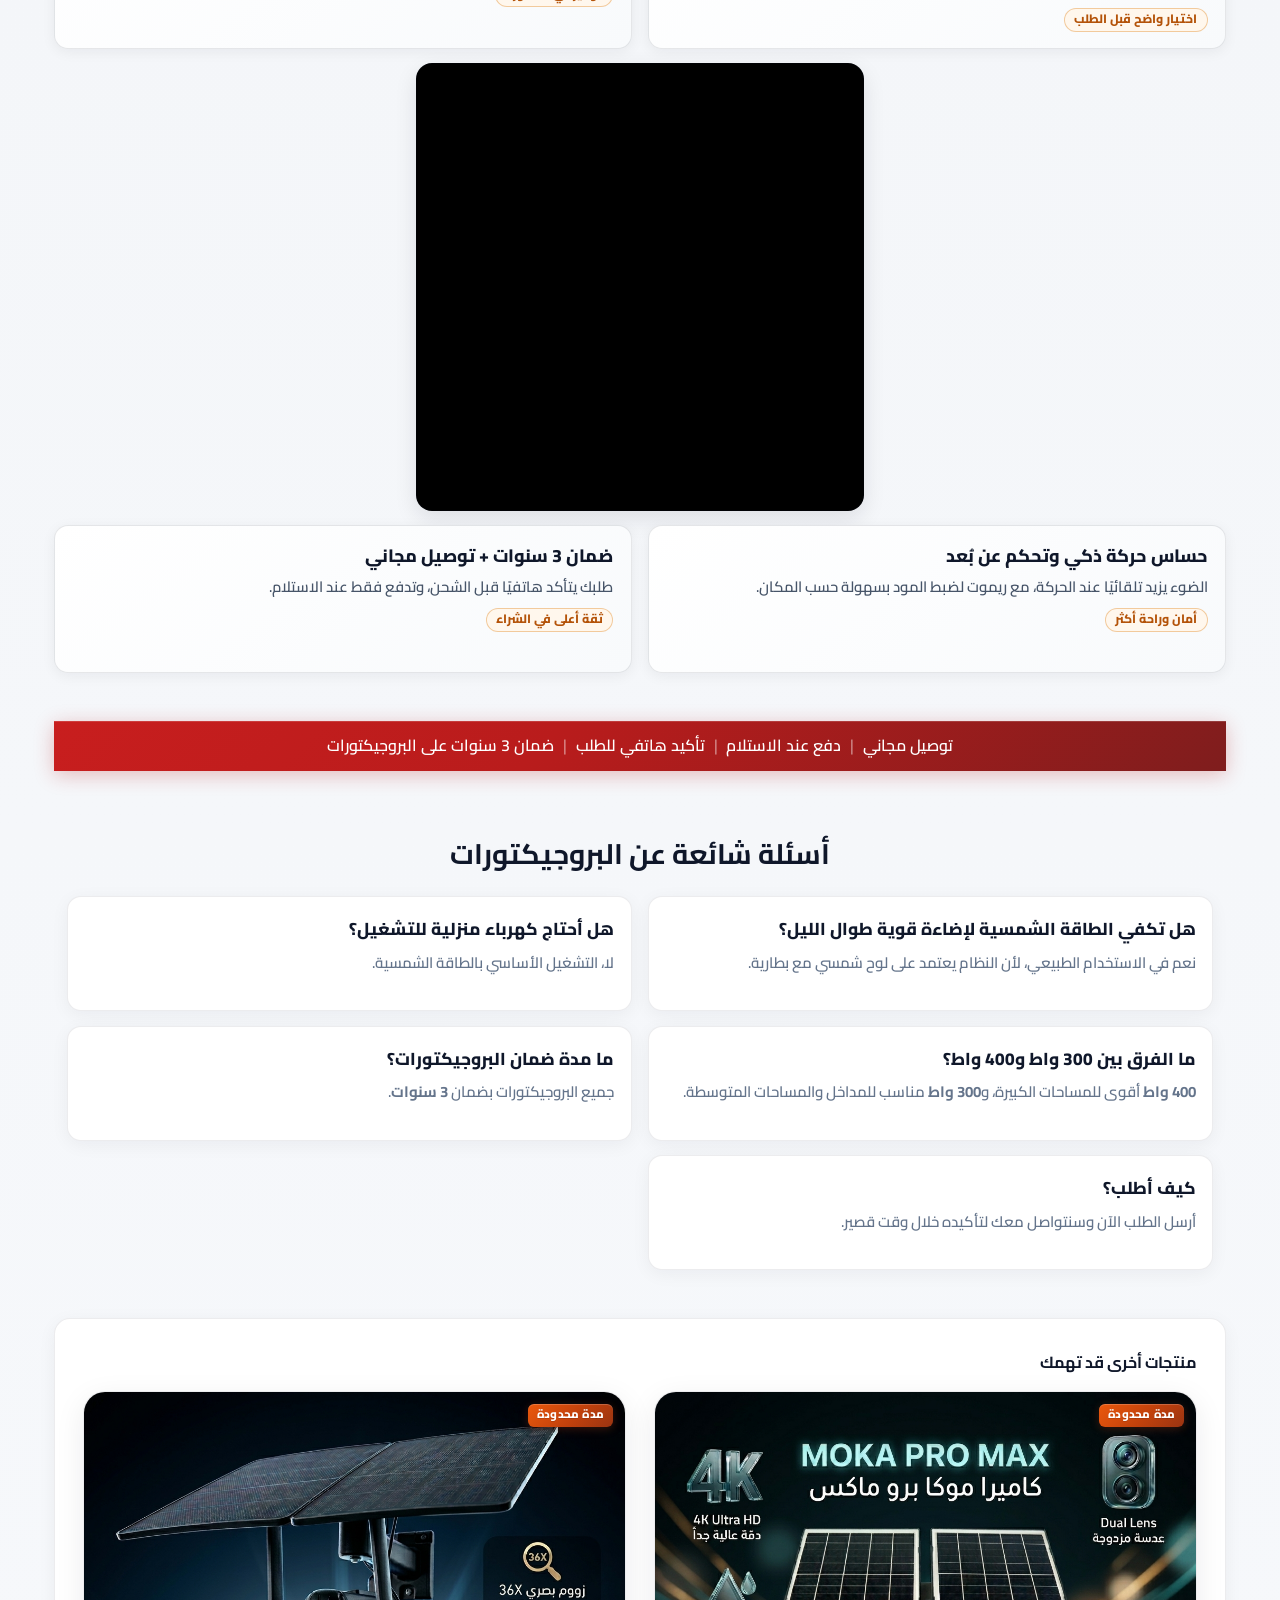
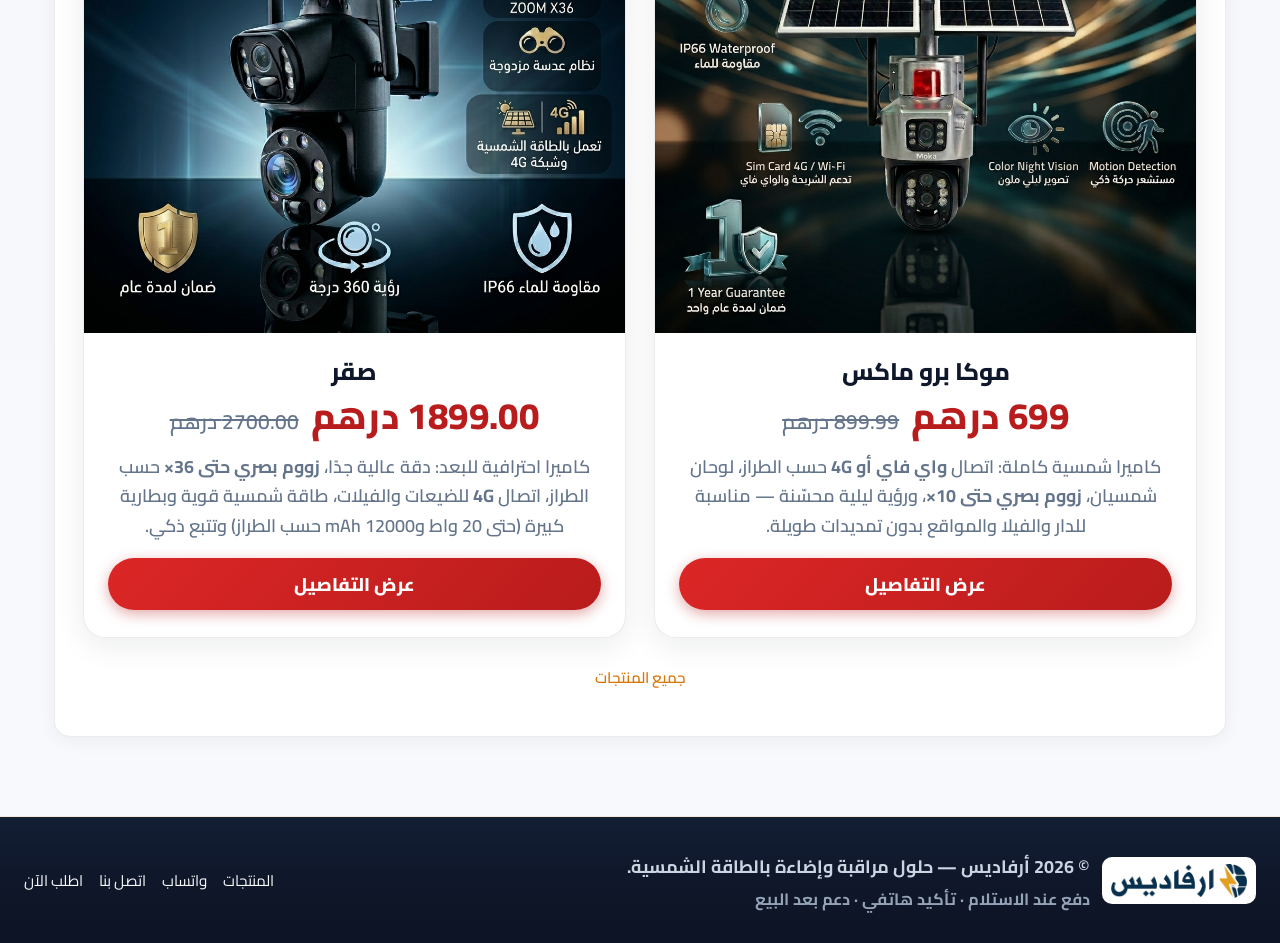
<file: projectors.html>
<!DOCTYPE html>
<html lang="ar" dir="rtl">
  <head>
    <meta charset="UTF-8" />
    <meta
      name="viewport"
      content="width=device-width, initial-scale=1.0, viewport-fit=cover"
    />
    <meta name="theme-color" content="#0f172a" />
    <meta
      name="description"
      content="بروجيكتورات LED شمسية من أرفاديس: 300 واط من 699 درهم أو 400 واط من 799 درهم؛ ضمان 3 سنوات وحساس حركة أو تحكم عن بُعد حسب الطراز."
    />
    <link rel="canonical" href="https://arvadis.ma/projectors.html" />
    <meta property="og:type" content="product" />
    <meta property="og:locale" content="ar_MA" />
    <meta property="og:site_name" content="أرفاديس" />
    <meta property="og:title" content="بروجيكتورات | أرفاديس" />
    <meta
      property="og:description"
      content="بروجيكتورات LED شمسية من أرفاديس: 300 واط و400 واط مع الدفع عند الاستلام."
    />
    <meta property="og:url" content="https://arvadis.ma/projectors.html" />
    <meta property="og:image" content="https://arvadis.ma/img/Projectors/300W.webp" />
    <meta name="twitter:card" content="summary_large_image" />
    <title>بروجيكتورات | أرفاديس</title>
    <link rel="preconnect" href="https://fonts.googleapis.com" />
    <link rel="preconnect" href="https://fonts.gstatic.com" crossorigin />
    <link
      href="https://fonts.googleapis.com/css2?family=Cairo:wght@400;500;600;700&display=swap"
      rel="stylesheet"
    />
    <link rel="stylesheet" href="site.css" />
  </head>
  <body>
    <a class="skip-link" href="#main-content">تجاوز إلى المحتوى</a>
    <header class="site-header">
      <a class="brand" href="index.html" aria-label="أرفاديس — الرئيسية">
        <img src="ARVADIS-AR-logo.webp" alt="أرفاديس" width="180" height="52" />
      </a>

      <nav class="nav" aria-label="القائمة الرئيسية">
        <a class="nav-link" href="index.html">الرئيسية</a>
        <a class="nav-link" href="moka.html">موكا برو ماكس</a>
        <a class="nav-link" href="saqr.html">صقر</a>
        <a
          class="nav-link nav-link--current"
          href="projectors.html"
          aria-current="page"
          >بروجيكتورات</a>
      </nav>
    </header>

    <main id="main-content" tabindex="-1">
      <div class="landing">
        <a class="lp-back" href="index.html#products">← العودة إلى جميع المنتجات</a>

        <section class="landing-hero" aria-labelledby="projectors-hero-title">
          <div class="landing-hero__visual" data-lp-gallery>
            <figure class="landing-hero__media">
              <img
                class="lp-gallery__main"
                src="img/Projectors/300W.webp"
                alt="بروجيكتور LED يعمل بالطاقة الشمسية"
                width="800"
                height="600"
                loading="eager"
                decoding="async"
              />
            </figure>
            <div class="lp-thumbs" role="group" aria-label="معرض صور المنتج">
              <button
                type="button"
                class="lp-thumb is-active"
                data-lp-src="img/Projectors/300W.webp"
                data-lp-alt="بروجيكتور LED يعمل بالطاقة الشمسية"
                aria-label="عرض: البروجيكتور الشمسي"
                aria-pressed="true"
              >
                <img src="img/Projectors/300W.webp" alt="" width="120" height="90" loading="lazy" decoding="async" />
              </button>
              <button
                type="button"
                class="lp-thumb"
                data-lp-src="img/Projectors/400W.webp"
                data-lp-alt="بروجيكتور 400 واط يعمل بالطاقة الشمسية"
                aria-label="عرض: البروجيكتور 400 واط"
                aria-pressed="false"
              >
                <img src="img/Projectors/400W.webp" alt="" width="120" height="90" loading="lazy" decoding="async" />
              </button>
              <button
                type="button"
                class="lp-thumb"
                data-lp-src="img/Projectors/Holding Packaging 300W.webp"
                data-lp-alt="بروجيكتور 300 واط مع العلبة"
                aria-label="عرض: صورة العلبة"
                aria-pressed="false"
              >
                <img src="img/Projectors/Holding Packaging 300W.webp" alt="" width="120" height="90" loading="lazy" decoding="async" />
              </button>
              <button
                type="button"
                class="lp-thumb"
                data-lp-src="img/Projectors/Remote controle.webp"
                data-lp-alt="ريموت كنترول البروجيكتور"
                aria-label="عرض: الريموت كنترول"
                aria-pressed="false"
              >
                <img src="img/Projectors/Remote controle.webp" alt="" width="120" height="90" loading="lazy" decoding="async" />
              </button>
              <button
                type="button"
                class="lp-thumb"
                data-lp-src="img/Projectors/U Bracket for solar panel.webp"
                data-lp-alt="حامل U للوح الشمسي"
                aria-label="عرض: حامل U للوح الشمسي"
                aria-pressed="false"
              >
                <img src="img/Projectors/U Bracket for solar panel.webp" alt="" width="120" height="90" loading="lazy" decoding="async" />
              </button>
            </div>
          </div>
          <div class="landing-hero__content" data-projector-root>
            <h1 id="projectors-hero-title" class="landing-hero__title">بروجيكتورات</h1>
            <p class="landing-hero__price">
              <span class="product-card__price-current"
                ><span data-projector-current dir="ltr">699</span>&nbsp;درهم</span>
              <span class="product-card__price-compare"
                ><span data-projector-compare dir="ltr">799</span>&nbsp;درهم</span>
            </p>
            <p class="landing-hero__lead">
              بروجيكتورات شمسية قوية للمدخل والحديقة والسطح. اختر
              <strong>300 واط</strong> أو <strong>400 واط</strong> حسب المساحة، مع
              <strong>ضمان 3 سنوات</strong>.
            </p>
            <div class="landing-hero__actions">
              <form
                class="cod-form"
                action="api/submit-cod.php"
                method="post"
                data-thank-you="thank-you-projectors.html"
                data-sheet-key="projectors"
                aria-label="طلب الدفع عند الاستلام — بروجيكتورات"
              >
                <div class="cod-form__surface">
                  <div class="cod-form__header">
                    <p class="cod-form__title">الدفع عند الاستلام</p>
                    <p class="cod-form__hint">
                      املأ البيانات وسنتصل بك سريعًا لتأكيد الطلب. الدفع عند الاستلام.
                    </p>
                  </div>
                  <input
                    type="hidden"
                    name="product"
                    value="بروجيكتور LED شمسي — 300 واط"
                  />
                  <p class="variant-selector__title">اختر الموديل أولًا</p>
                  <fieldset class="projector-picker__row">
                    <legend class="visually-hidden">قدرة البروجيكتور</legend>
                    <label class="projector-picker__btn is-active">
                      <input
                        class="projector-picker__input"
                        type="radio"
                        name="projector-watt-main"
                        data-projector-watt
                        data-current="699"
                        data-compare="799"
                        data-product-label="بروجيكتور LED شمسي — 300 واط"
                        data-wa-href="https://wa.me/212691575625?text=%D9%85%D8%B1%D8%AD%D8%A8%D9%8B%D8%A7%D8%8C%20%D8%A3%D8%B1%D9%8A%D8%AF%20%D8%B7%D9%84%D8%A8%20%D8%A8%D8%B1%D9%88%D8%AC%D9%8A%D9%83%D8%AA%D9%88%D8%B1%20%D8%B4%D9%85%D8%B3%D9%8A%20300%20%D9%88%D8%A7%D8%B7%20%D9%85%D9%86%20%D8%A3%D8%B1%D9%81%D8%A7%D8%AF%D9%8A%D8%B3.%20%D8%A7%D9%84%D8%B1%D8%AC%D8%A7%D8%A1%20%D8%AA%D8%A3%D9%83%D9%8A%D8%AF%20%D8%A7%D9%84%D8%B3%D8%B9%D8%B1%20%D9%88%D8%A7%D9%84%D8%AA%D9%88%D8%B5%D9%8A%D9%84."
                        data-image-src="img/Projectors/300W.webp"
                        data-image-alt="بروجيكتور LED شمسي 300 واط"
                        checked
                      />
                      <span class="projector-picker__text">
                        <img
                          class="projector-picker__thumb"
                          src="img/Projectors/300W.webp"
                          alt=""
                          width="84"
                          height="58"
                          loading="lazy"
                          decoding="async"
                        />
                        <span class="projector-picker__meta">
                          <span class="projector-picker__label">300 واط</span>
                        </span>
                      </span>
                    </label>
                    <label class="projector-picker__btn">
                      <input
                        class="projector-picker__input"
                        type="radio"
                        name="projector-watt-main"
                        data-projector-watt
                        data-current="799"
                        data-compare="999"
                        data-product-label="بروجيكتور LED شمسي — 400 واط"
                        data-wa-href="https://wa.me/212691575625?text=%D9%85%D8%B1%D8%AD%D8%A8%D9%8B%D8%A7%D8%8C%20%D8%A3%D8%B1%D9%8A%D8%AF%20%D8%B7%D9%84%D8%A8%20%D8%A8%D8%B1%D9%88%D8%AC%D9%8A%D9%83%D8%AA%D9%88%D8%B1%20%D8%B4%D9%85%D8%B3%D9%8A%20400%20%D9%88%D8%A7%D8%B7%20%D9%85%D9%86%20%D8%A3%D8%B1%D9%81%D8%A7%D8%AF%D9%8A%D8%B3.%20%D8%A7%D9%84%D8%B1%D8%AC%D8%A7%D8%A1%20%D8%AA%D8%A3%D9%83%D9%8A%D8%AF%20%D8%A7%D9%84%D8%B3%D8%B9%D8%B1%20%D9%88%D8%A7%D9%84%D8%AA%D9%88%D8%B5%D9%8A%D9%84."
                        data-image-src="img/Projectors/400W.webp"
                        data-image-alt="بروجيكتور LED شمسي 400 واط"
                      />
                      <span class="projector-picker__text">
                        <img
                          class="projector-picker__thumb"
                          src="img/Projectors/400W.webp"
                          alt=""
                          width="84"
                          height="58"
                          loading="lazy"
                          decoding="async"
                        />
                        <span class="projector-picker__meta">
                          <span class="projector-picker__label">400 واط</span>
                        </span>
                      </span>
                    </label>
                  </fieldset>
                  <div class="cod-form__fields">
                    <label class="cod-form__label">
                      <span class="cod-form__label-row">
                        <span class="cod-form__label-text">الاسم الكامل</span>
                        <span class="cod-form__req" aria-hidden="true">*</span>
                      </span>
                      <input
                        class="cod-form__input"
                        name="name"
                        type="text"
                        autocomplete="name"
                        placeholder="مثال: أحمد محمد"
                        required
                      />
                    </label>
                    <label class="cod-form__label">
                      <span class="cod-form__label-row">
                        <span class="cod-form__label-text">رقم الهاتف</span>
                        <span class="cod-form__req" aria-hidden="true">*</span>
                      </span>
                      <input
                        class="cod-form__input"
                      name="phone"
                      type="tel"
                      inputmode="tel"
                      autocomplete="tel"
                      placeholder="06xxxxxxxx أو +212…"
                      required
                      dir="rtl"
                      />
                    </label>
                    <label class="cod-form__label">
                      <span class="cod-form__label-row">
                        <span class="cod-form__label-text">المدينة</span>
                        <span class="cod-form__req" aria-hidden="true">*</span>
                      </span>
                      <input
                        class="cod-form__input"
                        name="city"
                        type="text"
                        autocomplete="address-level2"
                        placeholder="مدينة التوصيل"
                        required
                      />
                    </label>
                    <label class="cod-form__label cod-form__label--quantity">
                      <span class="cod-form__label-row">
                        <span class="cod-form__label-text">الكمية</span>
                        <span class="cod-form__req" aria-hidden="true">*</span>
                      </span>
                      <div class="cod-form__qty" data-qty-selector>
                        <button
                          type="button"
                          class="cod-form__qty-btn"
                          data-qty-action="decrease"
                          aria-label="تقليل الكمية"
                        >
                          -
                        </button>
                        <input
                          class="cod-form__qty-input"
                          name="quantity"
                          type="number"
                          min="1"
                          max="20"
                          step="1"
                          value="1"
                          inputmode="numeric"
                          required
                          aria-label="الكمية المطلوبة"
                        />
                        <button
                          type="button"
                          class="cod-form__qty-btn"
                          data-qty-action="increase"
                          aria-label="زيادة الكمية"
                        >
                          +
                        </button>
                      </div>
                    </label>
                  </div>
                  <p class="cod-form__urgency">الكمية محدودة - أكّد طلبك قبل نفاد العرض.</p>
                  <button type="submit" class="cod-form__submit">أكّد طلبك الآن</button>
                  <a
                    class="cod-form__wa"
                    href="https://wa.me/212691575625?text=%D9%85%D8%B1%D8%AD%D8%A8%D9%8B%D8%A7%D8%8C%20%D8%A3%D8%B1%D9%8A%D8%AF%20%D8%B7%D9%84%D8%A8%20%D8%A8%D8%B1%D9%88%D8%AC%D9%8A%D9%83%D8%AA%D9%88%D8%B1%20%D8%B4%D9%85%D8%B3%D9%8A%20300%20%D9%88%D8%A7%D8%B7%20%D9%85%D9%86%20%D8%A3%D8%B1%D9%81%D8%A7%D8%AF%D9%8A%D8%B3.%20%D8%A7%D9%84%D8%B1%D8%AC%D8%A7%D8%A1%20%D8%AA%D8%A3%D9%83%D9%8A%D8%AF%20%D8%A7%D9%84%D8%B3%D8%B9%D8%B1%20%D9%88%D8%A7%D9%84%D8%AA%D9%88%D8%B5%D9%8A%D9%84."
                    target="_blank"
                    rel="noopener noreferrer"
                    aria-label="الطلب عبر واتساب — بروجيكتور شمسي"
                    >اطلب عبر واتساب الآن</a
                  >
                  <p class="cod-form__submit-note">
                    نستخدم بياناتك فقط لمتابعة هذا الطلب ولن نرسل إعلانات دون موافقتك.
                  </p>
                  <div class="cod-form__trust" aria-label="مزايا الطلب">
                    <span class="cod-form__trust-item">توصيل مجاني</span>
                    <span class="cod-form__trust-item">دفع عند الاستلام</span>
                    <span class="cod-form__trust-item">تأكيد هاتفي سريع</span>
                  </div>
                </div>
              </form>
            </div>
          </div>
        </section>

        <section class="lp-section" aria-labelledby="projectors-features">
          <h2 id="projectors-features" class="lp-section__title">لماذا بروجيكتورات الطاقة الشمسية؟</h2>
          <ul class="lp-features">
            <li>
              <span class="lp-feature__title">خياران حسب احتياجك: 300W أو 400W</span>
              <span class="lp-feature__desc"
                >300 واط مناسب للمداخل والأسطح المتوسطة، و400 واط أقوى للمساحات الكبيرة
                والضيعات.</span
              >
              <span class="lp-feature__badge">اختيار واضح قبل الطلب</span>
            </li>
            <li>
              <span class="lp-feature__title">طاقة شمسية + بطارية داخلية</span>
              <span class="lp-feature__desc"
                >إضاءة قوية ليلًا مع شحن نهاري مستمر، بدون تمديدات كهرباء معقدة.</span
              >
              <span class="lp-feature__badge">توفير في الفاتورة</span>
            </li>
          </ul>

          <div class="lp-feature-video" aria-label="فيديو عرض بروجيكتورات أرفاديس">
            <video
              class="lp-feature-video__media"
              autoplay
              muted
              loop
              playsinline
              webkit-playsinline
              preload="auto"
            >
              <source src="img/Projector-Video.mp4" type="video/mp4" />
            </video>
          </div>

          <ul class="lp-features lp-features--continued">
            <li>
              <span class="lp-feature__title">حساس حركة ذكي وتحكم عن بُعد</span>
              <span class="lp-feature__desc"
                >الضوء يزيد تلقائيًا عند الحركة، مع ريموت لضبط المود بسهولة حسب المكان.</span
              >
              <span class="lp-feature__badge">أمان وراحة أكثر</span>
            </li>
            <li>
              <span class="lp-feature__title">ضمان 3 سنوات + توصيل مجاني</span>
              <span class="lp-feature__desc"
                >طلبك يتأكد هاتفيًا قبل الشحن، وتدفع فقط عند الاستلام.</span
              >
              <span class="lp-feature__badge">ثقة أعلى في الشراء</span>
            </li>
          </ul>
        </section>

        <section class="announcement-bar" aria-label="مزايا الطلب">
          <div class="announcement-bar__inner">
            <span class="announcement-bar__item">توصيل مجاني</span>
            <span class="announcement-bar__sep" aria-hidden="true">|</span>
            <span class="announcement-bar__item">دفع عند الاستلام</span>
            <span class="announcement-bar__sep" aria-hidden="true">|</span>
            <span class="announcement-bar__item">تأكيد هاتفي للطلب</span>
            <span class="announcement-bar__sep" aria-hidden="true">|</span>
            <span class="announcement-bar__item">ضمان 3 سنوات على البروجيكتورات</span>
          </div>
        </section>

        <section class="faq" id="faq" aria-labelledby="projectors-faq-title">
          <h2 class="faq__title" id="projectors-faq-title">أسئلة شائعة عن البروجيكتورات</h2>
          <div class="faq__list">
            <article class="faq__item">
              <h3 class="faq__question">هل تكفي الطاقة الشمسية لإضاءة قوية طوال الليل؟</h3>
              <p class="faq__answer">
                نعم في الاستخدام الطبيعي، لأن النظام يعتمد على لوح شمسي مع بطارية.
              </p>
            </article>
            <article class="faq__item">
              <h3 class="faq__question">هل أحتاج كهرباء منزلية للتشغيل؟</h3>
              <p class="faq__answer">
                لا، التشغيل الأساسي بالطاقة الشمسية.
              </p>
            </article>
            <article class="faq__item">
              <h3 class="faq__question">ما الفرق بين 300 واط و400 واط؟</h3>
              <p class="faq__answer">
                <strong>400 واط</strong> أقوى للمساحات الكبيرة، و<strong>300 واط</strong> مناسب
                للمداخل والمساحات المتوسطة.
              </p>
            </article>
            <article class="faq__item">
              <h3 class="faq__question">ما مدة ضمان البروجيكتورات؟</h3>
              <p class="faq__answer">
                جميع البروجيكتورات بضمان <strong>3 سنوات</strong>.
              </p>
            </article>
            <article class="faq__item">
              <h3 class="faq__question">كيف أطلب؟</h3>
              <p class="faq__answer">
                أرسل الطلب الآن وسنتواصل معك لتأكيده خلال وقت قصير.
              </p>
            </article>
          </div>
        </section>

        <section class="lp-related" aria-labelledby="projectors-related">
          <h2 id="projectors-related" class="lp-related__title">منتجات أخرى قد تهمك</h2>
          <div class="product-grid">
            <article class="product-card">
              <div class="product-card__media">
                <a
                  class="product-card__media-link"
                  href="moka.html"
                  aria-label="موكا برو ماكس — التفاصيل الكاملة"
                >
                  <img src="img/Moka Pro Max/MOKA.webp" alt="موكا برو ماكس" loading="lazy" decoding="async" />
                </a>
              </div>
              <div class="product-card__body">
                <h3 class="product-card__title">
                  <a class="product-card__title-link" href="moka.html"
                    >موكا برو ماكس</a>
                </h3>
                <p class="product-card__price">
                  <span class="product-card__price-current"
                    ><span dir="ltr">699</span>&nbsp;درهم</span
                  >
                  <span class="product-card__price-compare"
                    ><span dir="ltr">899.99</span>&nbsp;درهم</span
                  >
                </p>
                <p class="product-card__subtitle">
                  كاميرا شمسية كاملة: اتصال <strong>واي فاي أو 4G</strong> حسب الطراز،
                  لوحان شمسيان، <strong>زووم بصري حتى 10×</strong>، ورؤية ليلية محسّنة — مناسبة
                  للدار والفيلا والمواقع بدون تمديدات طويلة.
                </p>
                <div class="product-card__actions">
                  <a
                    class="nav-cta product-card__cta-full"
                    href="moka.html"
                    >عرض التفاصيل</a>
                </div>
              </div>
              <span class="product-card__badge">مدة محدودة</span>
            </article>

            <article class="product-card">
              <div class="product-card__media">
                <a
                  class="product-card__media-link"
                  href="saqr.html"
                  aria-label="صقر — التفاصيل الكاملة"
                >
                  <img
                    src="img/Saqr/SAQR.webp"
                    alt="صقر — كاميرا شمسية احترافية"
                    loading="lazy"
                    decoding="async"
                  />
                </a>
              </div>
              <div class="product-card__body">
                <h3 class="product-card__title">
                  <a class="product-card__title-link" href="saqr.html">صقر</a>
                </h3>
                <p class="product-card__price">
                  <span class="product-card__price-current"
                    ><span dir="ltr">1899.00</span>&nbsp;درهم</span
                  >
                  <span class="product-card__price-compare"
                    ><span dir="ltr">2700.00</span>&nbsp;درهم</span
                  >
                </p>
                <p class="product-card__subtitle">
                  كاميرا احترافية للبعد: دقة عالية جدًا، <strong>زووم بصري حتى 36×</strong>
                  حسب الطراز، اتصال <strong>4G</strong> للضيعات والفيلات، طاقة شمسية قوية وبطارية
                  كبيرة (حتى 20 واط و12000 mAh حسب الطراز) وتتبع ذكي.
                </p>
                <div class="product-card__actions">
                  <a
                    class="nav-cta product-card__cta-full"
                    href="saqr.html"
                    >عرض التفاصيل</a>
                </div>
              </div>
              <span class="product-card__badge">مدة محدودة</span>
            </article>
          </div>
          <p class="lp-related__all-products">
            <a href="index.html#products">جميع المنتجات</a>
          </p>
        </section>
      </div>
    </main>

    <footer class="site-footer" id="contact" aria-label="تذييل الصفحة">
      <div class="site-footer__inner">
        <div class="site-footer__brand-wrap">
          <span class="site-footer__logo-wrap">
            <img
              class="site-footer__logo"
              src="ARVADIS-AR-logo.webp"
              alt="أرفاديس"
              width="120"
              height="34"
              loading="lazy"
              decoding="async"
            />
          </span>
          <div class="site-footer__text-col">
            <p class="site-footer__brand">
              © 2026 أرفاديس — حلول مراقبة وإضاءة بالطاقة الشمسية.
            </p>
            <p class="site-footer__tagline">
              دفع عند الاستلام · تأكيد هاتفي · دعم بعد البيع
            </p>
          </div>
        </div>
        <div class="site-footer__links">
          <a class="site-footer__link" href="index.html#products">المنتجات</a>
          <a
            class="site-footer__link"
            href="https://wa.me/212691575625?text=%D9%85%D8%B1%D8%AD%D8%A8%D9%8B%D8%A7%D8%8C%20%D8%A3%D8%B1%D9%8A%D8%AF%20%D8%B7%D9%84%D8%A8%20%D8%A8%D8%B1%D9%88%D8%AC%D9%8A%D9%83%D8%AA%D9%88%D8%B1%20%D8%B4%D9%85%D8%B3%D9%8A%20%D9%85%D9%86%20%D8%A3%D8%B1%D9%81%D8%A7%D8%AF%D9%8A%D8%B3.%20%D8%A7%D9%84%D8%B1%D8%AC%D8%A7%D8%A1%20%D8%A7%D9%84%D9%85%D8%B3%D8%A7%D8%B9%D8%AF%D8%A9%20%D9%81%D9%8A%20%D8%A7%D8%AE%D8%AA%D9%8A%D8%A7%D8%B1%20300%20%D8%A3%D9%88%20400%20%D9%88%D8%A7%D8%B7."
            target="_blank"
            rel="noopener noreferrer"
            >واتساب</a
          >
          <a class="site-footer__link" href="tel:+212691575625">اتصل بنا</a>
          <a class="site-footer__link" href="#contact">اطلب الآن</a>
        </div>
      </div>
    </footer>

    <a
      class="whatsapp-float"
      id="whatsapp-float"
      href="https://wa.me/212691575625?text=%D9%85%D8%B1%D8%AD%D8%A8%D9%8B%D8%A7%D8%8C%20%D8%A3%D8%B1%D9%8A%D8%AF%20%D8%B7%D9%84%D8%A8%20%D8%A8%D8%B1%D9%88%D8%AC%D9%8A%D9%83%D8%AA%D9%88%D8%B1%20%D8%B4%D9%85%D8%B3%D9%8A%20%D9%85%D9%86%20%D8%A3%D8%B1%D9%81%D8%A7%D8%AF%D9%8A%D8%B3.%20%D8%A7%D9%84%D8%B1%D8%AC%D8%A7%D8%A1%20%D8%A7%D9%84%D9%85%D8%B3%D8%A7%D8%B9%D8%AF%D8%A9%20%D9%81%D9%8A%20%D8%A7%D8%AE%D8%AA%D9%8A%D8%A7%D8%B1%20300%20%D8%A3%D9%88%20400%20%D9%88%D8%A7%D8%B7."
      target="_blank"
      rel="noopener noreferrer"
      aria-label="تواصل عبر واتساب — أرفاديس"
      ><img src="img/whatsapp.png" alt="" aria-hidden="true" /></a>

    <script type="application/ld+json">
      {
        "@context": "https://schema.org",
        "@type": "Product",
        "name": "بروجيكتور LED شمسي",
        "image": ["https://arvadis.ma/img/Projectors/300W.webp"],
        "brand": { "@type": "Brand", "name": "أرفاديس" },
        "offers": {
          "@type": "AggregateOffer",
          "priceCurrency": "MAD",
          "lowPrice": "699",
          "highPrice": "799",
          "availability": "https://schema.org/InStock"
        }
      }
    </script>
    <script type="application/ld+json">
      {
        "@context": "https://schema.org",
        "@type": "FAQPage",
        "mainEntity": [
          {
            "@type": "Question",
            "name": "ما الفرق بين 300 واط و400 واط؟",
            "acceptedAnswer": { "@type": "Answer", "text": "400 واط أقوى للمساحات الكبيرة و300 واط مناسب للمداخل والمساحات المتوسطة." }
          },
          {
            "@type": "Question",
            "name": "ما مدة ضمان البروجيكتورات؟",
            "acceptedAnswer": { "@type": "Answer", "text": "جميع البروجيكتورات بضمان 3 سنوات." }
          }
        ]
      }
    </script>
    <!-- Meta Pixel Code -->
    <script>
      !function(f,b,e,v,n,t,s)
      {if(f.fbq)return;n=f.fbq=function(){n.callMethod?
      n.callMethod.apply(n,arguments):n.queue.push(arguments)};
      if(!f._fbq)f._fbq=n;n.push=n;n.loaded=!0;n.version='2.0';
      n.queue=[];t=b.createElement(e);t.async=!0;
      t.src=v;s=b.getElementsByTagName(e)[0];
      s.parentNode.insertBefore(t,s)}(window, document,'script',
      'https://connect.facebook.net/en_US/fbevents.js');
      fbq('init', '1508733600781030');
      fbq('track', 'PageView');
    </script>
    <noscript><img height="1" width="1" style="display:none"
      src="https://www.facebook.com/tr?id=1508733600781030&ev=PageView&noscript=1"
    /></noscript>
    <!-- End Meta Pixel Code -->
    <script src="lp-gallery.js" defer></script>
    <script src="projector-variants.js" defer></script>
    <script src="cod-submit.js?v=20260415" defer></script>
    <script src="floating-wa.js" defer></script>
    <script>
      (function () {
        var fired = false;
        function trackProjectorsInitiateCheckout() {
          if (fired) return;
          fired = true;
          if (typeof fbq === "function") {
            fbq("track", "InitiateCheckout", {
              content_name: "Projectors",
              currency: "MAD",
              value: 0,
            });
          }
        }
        var form = document.querySelector('.cod-form[data-sheet-key="projectors"]');
        if (!form) return;
        form.addEventListener("focusin", function (e) {
          var t = e.target;
          if (
            t &&
            t.matches &&
            t.matches("input:not([type=hidden]), textarea, select")
          ) {
            trackProjectorsInitiateCheckout();
          }
        });
        var submit = form.querySelector(".cod-form__submit");
        if (submit) {
          submit.addEventListener("click", trackProjectorsInitiateCheckout);
        }
      })();
      (function () {
        var featureVideo = document.querySelector(".lp-feature-video__media");
        if (!featureVideo) return;

        featureVideo.muted = true;
        featureVideo.defaultMuted = true;
        featureVideo.setAttribute("muted", "");

        function tryAutoPlay() {
          var playPromise = featureVideo.play();
          if (playPromise && typeof playPromise.catch === "function") {
            playPromise.catch(function () {});
          }
        }

        featureVideo.addEventListener("loadedmetadata", tryAutoPlay);
        document.addEventListener("visibilitychange", function () {
          if (document.visibilityState === "visible") {
            tryAutoPlay();
          }
        });

        tryAutoPlay();
      })();
    </script>
  </body>
</html>
</file>
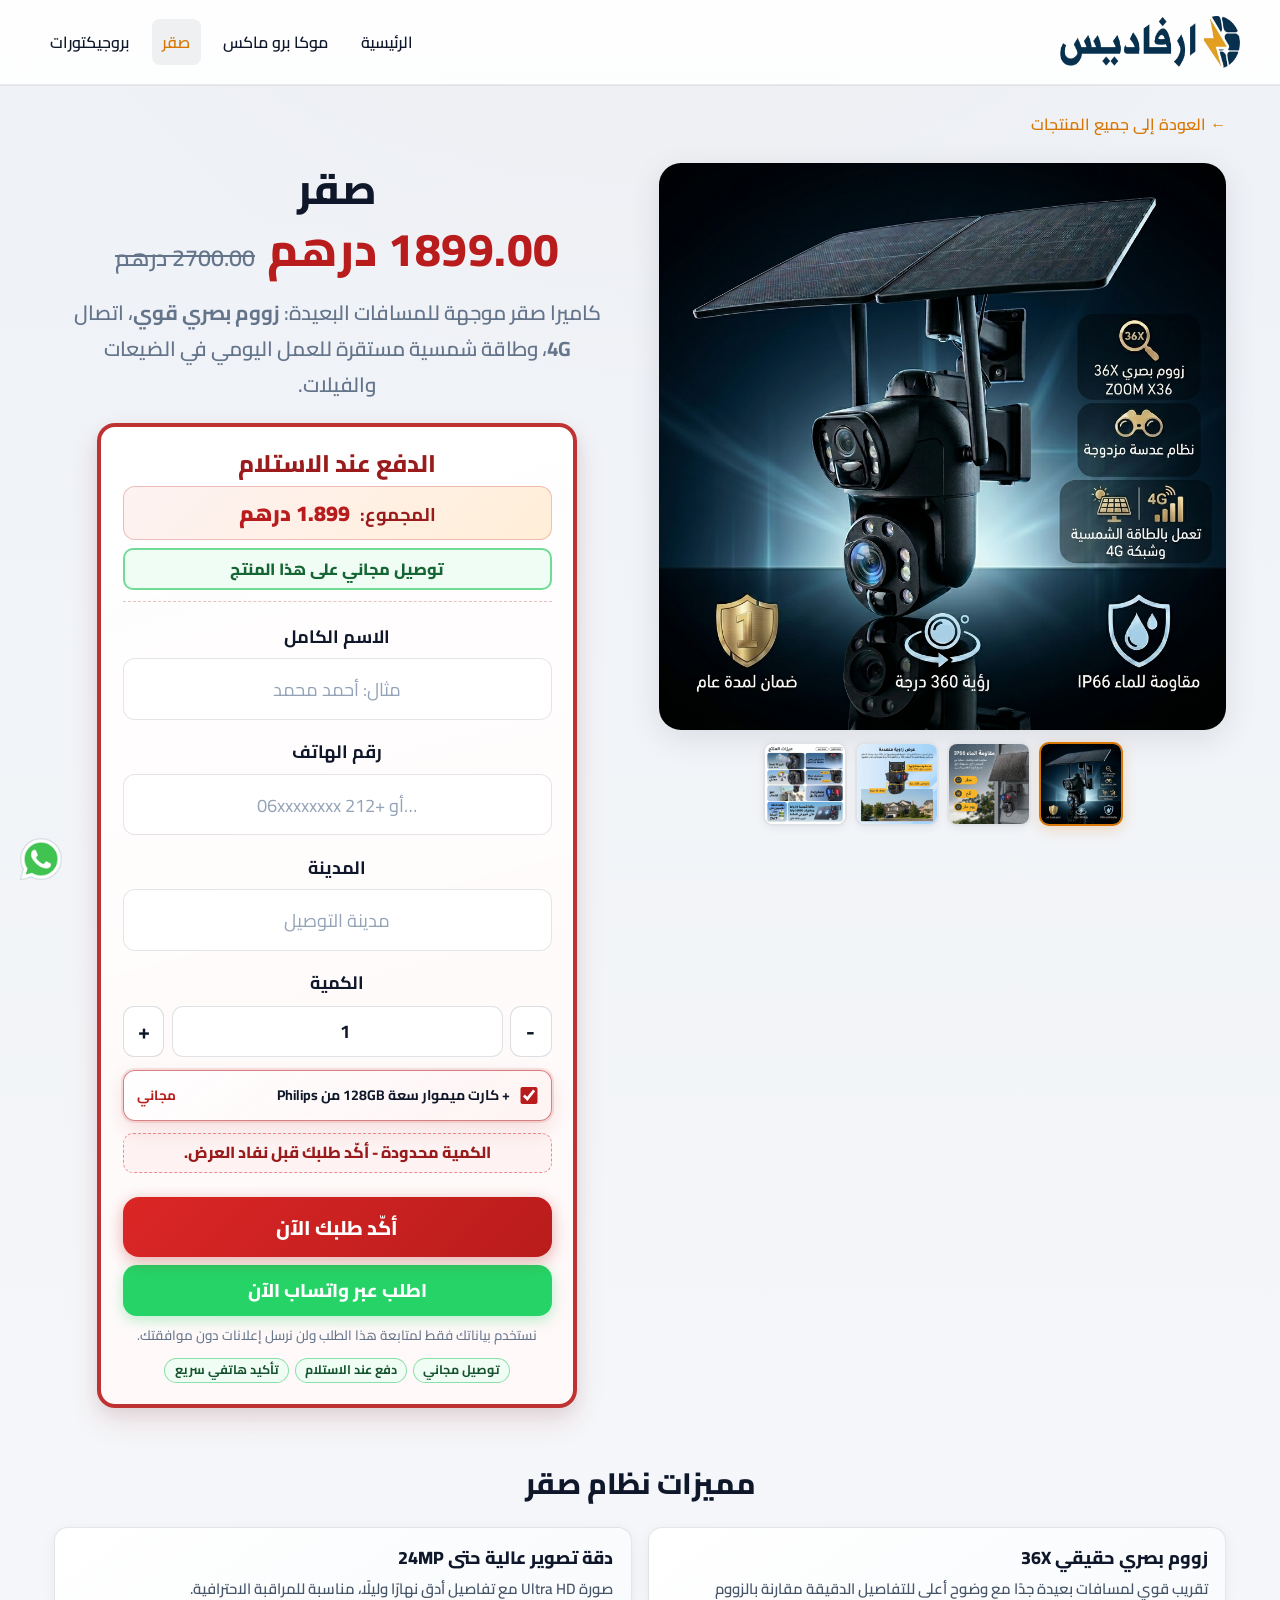
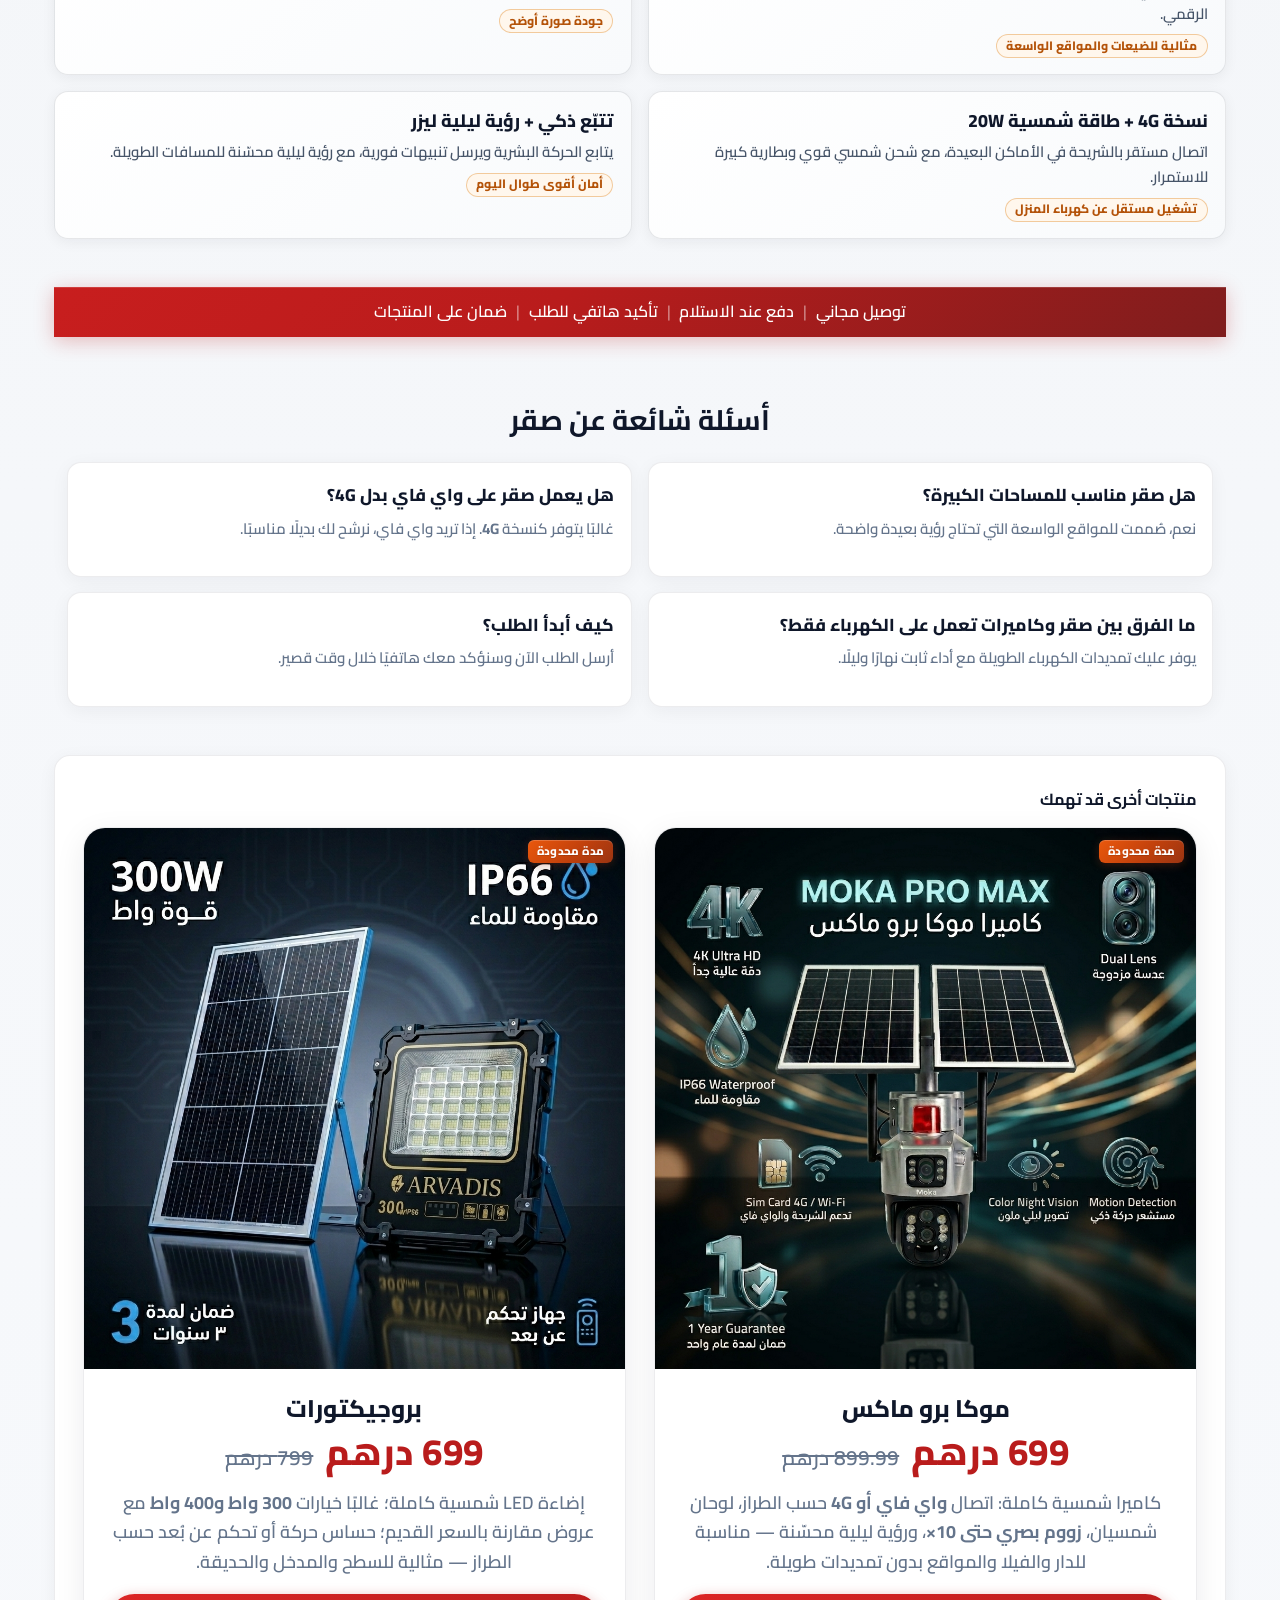
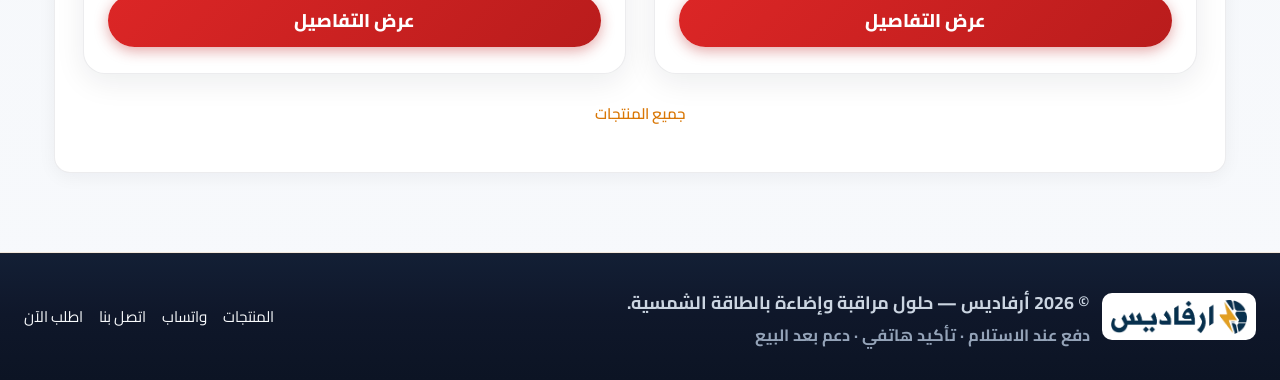
<file: saqr.html>
<!DOCTYPE html>
<html lang="ar" dir="rtl">
  <head>
    <meta charset="UTF-8" />
    <meta
      name="viewport"
      content="width=device-width, initial-scale=1.0, viewport-fit=cover"
    />
    <meta name="theme-color" content="#0f172a" />
    <meta
      name="description"
      content="صقر من أرفاديس: كاميرا شمسية بدقة عالية وزووم بصري قوي (حتى 36×) و4G، طاقة شمسية وبطارية كبيرة. من 1899.00 درهم."
    />
    <link rel="canonical" href="https://arvadis.ma/saqr.html" />
    <meta property="og:type" content="product" />
    <meta property="og:locale" content="ar_MA" />
    <meta property="og:site_name" content="أرفاديس" />
    <meta property="og:title" content="صقر | أرفاديس" />
    <meta
      property="og:description"
      content="كاميرا صقر للمسافات البعيدة مع زووم بصري قوي واتصال 4G."
    />
    <meta property="og:url" content="https://arvadis.ma/saqr.html" />
    <meta property="og:image" content="https://arvadis.ma/img/Saqr/SAQR.webp" />
    <meta name="twitter:card" content="summary_large_image" />
    <title>صقر | أرفاديس</title>
    <link rel="preconnect" href="https://fonts.googleapis.com" />
    <link rel="preconnect" href="https://fonts.gstatic.com" crossorigin />
    <link
      href="https://fonts.googleapis.com/css2?family=Cairo:wght@400;500;600;700&display=swap"
      rel="stylesheet"
    />
    <link rel="stylesheet" href="site.css" />
  </head>
  <body>
    <a class="skip-link" href="#main-content">تجاوز إلى المحتوى</a>
    <header class="site-header">
      <a class="brand" href="index.html" aria-label="أرفاديس — الرئيسية">
        <img src="ARVADIS-AR-logo.webp" alt="أرفاديس" width="180" height="52" />
      </a>

      <nav class="nav" aria-label="القائمة الرئيسية">
        <a class="nav-link" href="index.html">الرئيسية</a>
        <a class="nav-link" href="moka.html">موكا برو ماكس</a>
        <a class="nav-link nav-link--current" href="saqr.html" aria-current="page"
          >صقر</a>
        <a class="nav-link" href="projectors.html">بروجيكتورات</a>
      </nav>
    </header>

    <main id="main-content" tabindex="-1">
      <div class="landing">
        <a class="lp-back" href="index.html#products">← العودة إلى جميع المنتجات</a>

        <section class="landing-hero" aria-labelledby="saqr-hero-title">
          <div class="landing-hero__visual" data-lp-gallery>
            <figure class="landing-hero__media">
              <img
                class="lp-gallery__main"
                src="img/Saqr/SAQR.webp"
                alt="صقر — كاميرا شمسية احترافية"
                width="800"
                height="600"
                loading="eager"
                decoding="async"
              />
            </figure>
            <div class="lp-thumbs" role="group" aria-label="معرض صور المنتج">
              <button
                type="button"
                class="lp-thumb is-active"
                data-lp-src="img/Saqr/SAQR.webp"
                data-lp-alt="صقر — كاميرا شمسية احترافية"
                aria-label="عرض: الكاميرا في الموقع"
                aria-pressed="true"
              >
                <img src="img/Saqr/SAQR.webp" alt="" width="120" height="90" loading="lazy" decoding="async" />
              </button>
              <button
                type="button"
                class="lp-thumb"
                data-lp-src="img/Saqr/i_want_it_202604151547.webp"
                data-lp-alt="صقر — لقطة إضافية 1"
                aria-label="عرض: لقطة إضافية 1"
                aria-pressed="false"
              >
                <img src="img/Saqr/i_want_it_202604151547.webp" alt="" width="120" height="90" loading="lazy" decoding="async" />
              </button>
              <button
                type="button"
                class="lp-thumb"
                data-lp-src="img/Saqr/translate_text_to_202604151551.webp"
                data-lp-alt="صقر — لقطة إضافية 2"
                aria-label="عرض: لقطة إضافية 2"
                aria-pressed="false"
              >
                <img src="img/Saqr/translate_text_to_202604151551.webp" alt="" width="120" height="90" loading="lazy" decoding="async" />
              </button>
              <button
                type="button"
                class="lp-thumb"
                data-lp-src="img/Saqr/translate_text_to_202604151553.webp"
                data-lp-alt="صقر — لقطة إضافية 3"
                aria-label="عرض: لقطة إضافية 3"
                aria-pressed="false"
              >
                <img src="img/Saqr/translate_text_to_202604151553.webp" alt="" width="120" height="90" loading="lazy" decoding="async" />
              </button>
            </div>
          </div>
          <div class="landing-hero__content">
            <h1 id="saqr-hero-title" class="landing-hero__title">صقر</h1>
            <p class="landing-hero__price">
              <span class="product-card__price-current" data-saqr-current-price
                ><span dir="ltr">1899.00</span>&nbsp;درهم</span>
              <span class="product-card__price-compare"
                ><span dir="ltr">2700.00</span>&nbsp;درهم</span>
            </p>
            <p class="landing-hero__lead">
              كاميرا صقر موجهة للمسافات البعيدة: <strong>زووم بصري قوي</strong>، اتصال
              <strong>4G</strong>، وطاقة شمسية مستقرة للعمل اليومي في الضيعات والفيلات.
            </p>
            <div class="landing-hero__actions">
              <form
                class="cod-form"
                action="api/submit-cod.php"
                method="post"
                data-thank-you="thank-you-saqr.html"
                data-sheet-key="saqr"
                aria-label="طلب الدفع عند الاستلام — صقر"
              >
                <div class="cod-form__surface">
                  <div class="cod-form__header">
                    <p class="cod-form__title">الدفع عند الاستلام</p>
                    <p class="cod-form__hint">
                      املأ البيانات وسنتصل بك سريعًا لتأكيد الطلب. الدفع عند الاستلام.
                    </p>
                  </div>
                  <input type="hidden" name="product" value="صقر" />
                  <input type="hidden" name="upsell_sd_card" value="نعم - كارت ميموار 128GB Philips (مجاني)" />
                  <div class="cod-form__fields">
                    <label class="cod-form__label">
                      <span class="cod-form__label-row">
                        <span class="cod-form__label-text">الاسم الكامل</span>
                        <span class="cod-form__req" aria-hidden="true">*</span>
                      </span>
                      <input
                        class="cod-form__input"
                        name="name"
                        type="text"
                        autocomplete="name"
                        placeholder="مثال: أحمد محمد"
                        required
                      />
                    </label>
                    <label class="cod-form__label">
                      <span class="cod-form__label-row">
                        <span class="cod-form__label-text">رقم الهاتف</span>
                        <span class="cod-form__req" aria-hidden="true">*</span>
                      </span>
                      <input
                        class="cod-form__input"
                      name="phone"
                      type="tel"
                      inputmode="tel"
                      autocomplete="tel"
                      placeholder="06xxxxxxxx أو +212…"
                      required
                      dir="rtl"
                      />
                    </label>
                    <label class="cod-form__label">
                      <span class="cod-form__label-row">
                        <span class="cod-form__label-text">المدينة</span>
                        <span class="cod-form__req" aria-hidden="true">*</span>
                      </span>
                      <input
                        class="cod-form__input"
                        name="city"
                        type="text"
                        autocomplete="address-level2"
                        placeholder="مدينة التوصيل"
                        required
                      />
                    </label>
                    <label class="cod-form__label cod-form__label--quantity">
                      <span class="cod-form__label-row">
                        <span class="cod-form__label-text">الكمية</span>
                        <span class="cod-form__req" aria-hidden="true">*</span>
                      </span>
                      <div class="cod-form__qty" data-qty-selector>
                        <button
                          type="button"
                          class="cod-form__qty-btn"
                          data-qty-action="decrease"
                          aria-label="تقليل الكمية"
                        >
                          -
                        </button>
                        <input
                          class="cod-form__qty-input"
                          name="quantity"
                          type="number"
                          min="1"
                          max="20"
                          step="1"
                          value="1"
                          inputmode="numeric"
                          required
                          aria-label="الكمية المطلوبة"
                        />
                        <button
                          type="button"
                          class="cod-form__qty-btn"
                          data-qty-action="increase"
                          aria-label="زيادة الكمية"
                        >
                          +
                        </button>
                      </div>
                    </label>
                  </div>
                  <label class="cod-form__upsell" for="saqr-sd-card">
                    <input
                      class="cod-form__upsell-checkbox"
                      id="saqr-sd-card"
                      type="checkbox"
                      data-saqr-upsell
                      checked
                    />
                    <span class="cod-form__upsell-content">
                      <span class="cod-form__upsell-title">+ كارت ميموار سعة 128GB من Philips</span>
                      <span class="cod-form__upsell-price">مجاني</span>
                    </span>
                  </label>
                  <p class="cod-form__urgency">الكمية محدودة - أكّد طلبك قبل نفاد العرض.</p>
                  <button type="submit" class="cod-form__submit">أكّد طلبك الآن</button>
                  <a
                    class="cod-form__wa"
                    href="https://wa.me/212691575625?text=%D9%85%D8%B1%D8%AD%D8%A8%D9%8B%D8%A7%D8%8C%20%D8%A3%D8%B1%D9%8A%D8%AF%20%D8%B7%D9%84%D8%A8%20%D9%83%D8%A7%D9%85%D9%8A%D8%B1%D8%A7%20%D8%B5%D9%82%D8%B1%20%D9%85%D9%86%20%D8%A3%D8%B1%D9%81%D8%A7%D8%AF%D9%8A%D8%B3.%20%D8%A7%D9%84%D8%B1%D8%AC%D8%A7%D8%A1%20%D8%AA%D8%A3%D9%83%D9%8A%D8%AF%20%D8%A7%D9%84%D8%B3%D8%B9%D8%B1%20%D9%88%D8%A7%D9%84%D8%AA%D9%88%D8%B5%D9%8A%D9%84."
                    target="_blank"
                    rel="noopener noreferrer"
                    aria-label="الطلب عبر واتساب — صقر"
                    >اطلب عبر واتساب الآن</a
                  >
                  <p class="cod-form__submit-note">
                    نستخدم بياناتك فقط لمتابعة هذا الطلب ولن نرسل إعلانات دون موافقتك.
                  </p>
                  <div class="cod-form__trust" aria-label="مزايا الطلب">
                    <span class="cod-form__trust-item">توصيل مجاني</span>
                    <span class="cod-form__trust-item">دفع عند الاستلام</span>
                    <span class="cod-form__trust-item">تأكيد هاتفي سريع</span>
                  </div>
                </div>
              </form>
            </div>
          </div>
        </section>

        <section class="lp-section" aria-labelledby="saqr-features">
          <h2 id="saqr-features" class="lp-section__title">مميزات نظام صقر</h2>
          <ul class="lp-features">
            <li>
              <span class="lp-feature__title">زووم بصري حقيقي 36X</span>
              <span class="lp-feature__desc"
                >تقريب قوي لمسافات بعيدة جدًا مع وضوح أعلى للتفاصيل الدقيقة مقارنة بالزووم
                الرقمي.</span
              >
              <span class="lp-feature__badge">مثالية للضيعات والمواقع الواسعة</span>
            </li>
            <li>
              <span class="lp-feature__title">دقة تصوير عالية حتى 24MP</span>
              <span class="lp-feature__desc"
                >صورة Ultra HD مع تفاصيل أدق نهارًا وليلًا، مناسبة للمراقبة الاحترافية.</span
              >
              <span class="lp-feature__badge">جودة صورة أوضح</span>
            </li>
            <li>
              <span class="lp-feature__title">نسخة 4G + طاقة شمسية 20W</span>
              <span class="lp-feature__desc"
                >اتصال مستقر بالشريحة في الأماكن البعيدة، مع شحن شمسي قوي وبطارية كبيرة
                للاستمرار.</span
              >
              <span class="lp-feature__badge">تشغيل مستقل عن كهرباء المنزل</span>
            </li>
            <li>
              <span class="lp-feature__title">تتبّع ذكي + رؤية ليلية ليزر</span>
              <span class="lp-feature__desc"
                >يتابع الحركة البشرية ويرسل تنبيهات فورية، مع رؤية ليلية محسّنة للمسافات
                الطويلة.</span
              >
              <span class="lp-feature__badge">أمان أقوى طوال اليوم</span>
            </li>
          </ul>
        </section>

        <section class="announcement-bar" aria-label="مزايا الطلب">
          <div class="announcement-bar__inner">
            <span class="announcement-bar__item">توصيل مجاني</span>
            <span class="announcement-bar__sep" aria-hidden="true">|</span>
            <span class="announcement-bar__item">دفع عند الاستلام</span>
            <span class="announcement-bar__sep" aria-hidden="true">|</span>
            <span class="announcement-bar__item">تأكيد هاتفي للطلب</span>
            <span class="announcement-bar__sep" aria-hidden="true">|</span>
            <span class="announcement-bar__item">ضمان على المنتجات</span>
          </div>
        </section>

        <section class="faq" id="faq" aria-labelledby="saqr-faq-title">
          <h2 class="faq__title" id="saqr-faq-title">أسئلة شائعة عن صقر</h2>
          <div class="faq__list">
            <article class="faq__item">
              <h3 class="faq__question">هل صقر مناسب للمساحات الكبيرة؟</h3>
              <p class="faq__answer">
                نعم، صُممت للمواقع الواسعة التي تحتاج رؤية بعيدة واضحة.
              </p>
            </article>
            <article class="faq__item">
              <h3 class="faq__question">هل يعمل صقر على واي فاي بدل 4G؟</h3>
              <p class="faq__answer">
                غالبًا يتوفر كنسخة <strong>4G</strong>. إذا تريد واي فاي، نرشح لك بديلًا مناسبًا.
              </p>
            </article>
            <article class="faq__item">
              <h3 class="faq__question">ما الفرق بين صقر وكاميرات تعمل على الكهرباء فقط؟</h3>
              <p class="faq__answer">
                يوفر عليك تمديدات الكهرباء الطويلة مع أداء ثابت نهارًا وليلًا.
              </p>
            </article>
            <article class="faq__item">
              <h3 class="faq__question">كيف أبدأ الطلب؟</h3>
              <p class="faq__answer">
                أرسل الطلب الآن وسنؤكد معك هاتفيًا خلال وقت قصير.
              </p>
            </article>
          </div>
        </section>

        <section class="lp-related" aria-labelledby="saqr-related">
          <h2 id="saqr-related" class="lp-related__title">منتجات أخرى قد تهمك</h2>
          <div class="product-grid">
            <article class="product-card">
              <div class="product-card__media">
                <a
                  class="product-card__media-link"
                  href="moka.html"
                  aria-label="موكا برو ماكس — التفاصيل الكاملة"
                >
                  <img src="img/Moka Pro Max/MOKA.webp" alt="موكا برو ماكس" loading="lazy" decoding="async" />
                </a>
              </div>
              <div class="product-card__body">
                <h3 class="product-card__title">
                  <a class="product-card__title-link" href="moka.html"
                    >موكا برو ماكس</a>
                </h3>
                <p class="product-card__price">
                  <span class="product-card__price-current"
                    ><span dir="ltr">699</span>&nbsp;درهم</span
                  >
                  <span class="product-card__price-compare"
                    ><span dir="ltr">899.99</span>&nbsp;درهم</span
                  >
                </p>
                <p class="product-card__subtitle">
                  كاميرا شمسية كاملة: اتصال <strong>واي فاي أو 4G</strong> حسب الطراز،
                  لوحان شمسيان، <strong>زووم بصري حتى 10×</strong>، ورؤية ليلية محسّنة — مناسبة
                  للدار والفيلا والمواقع بدون تمديدات طويلة.
                </p>
                <div class="product-card__actions">
                  <a
                    class="nav-cta product-card__cta-full"
                    href="moka.html"
                    >عرض التفاصيل</a>
                </div>
              </div>
              <span class="product-card__badge">مدة محدودة</span>
            </article>

            <article class="product-card">
              <div class="product-card__media">
                <a
                  class="product-card__media-link"
                  href="projectors.html"
                  aria-label="بروجيكتورات — التفاصيل الكاملة"
                >
                  <img
                    src="img/Projectors/300W.webp"
                    alt="بروجيكتور LED شمسي"
                    loading="lazy"
                    decoding="async"
                  />
                </a>
              </div>
              <div class="product-card__body">
                <h3 class="product-card__title">
                  <a class="product-card__title-link" href="projectors.html"
                    >بروجيكتورات</a>
                </h3>
                <p class="product-card__price">
                  <span class="product-card__price-current"
                    ><span dir="ltr">699</span>&nbsp;درهم</span
                  >
                  <span class="product-card__price-compare"
                    ><span dir="ltr">799</span>&nbsp;درهم</span
                  >
                </p>
                <p class="product-card__subtitle">
                  إضاءة LED شمسية كاملة؛ غالبًا خيارات <strong>300 واط و400 واط</strong>
                  مع عروض مقارنة بالسعر القديم؛ حساس حركة أو تحكم عن بُعد حسب الطراز
                  — مثالية للسطح والمدخل والحديقة.
                </p>
                <div class="product-card__actions">
                  <a
                    class="nav-cta product-card__cta-full"
                    href="projectors.html"
                    >عرض التفاصيل</a>
                </div>
              </div>
              <span class="product-card__badge">مدة محدودة</span>
            </article>
          </div>
          <p class="lp-related__all-products">
            <a href="index.html#products">جميع المنتجات</a>
          </p>
        </section>
      </div>
    </main>

    <footer class="site-footer" id="contact" aria-label="تذييل الصفحة">
      <div class="site-footer__inner">
        <div class="site-footer__brand-wrap">
          <span class="site-footer__logo-wrap">
            <img
              class="site-footer__logo"
              src="ARVADIS-AR-logo.webp"
              alt="أرفاديس"
              width="120"
              height="34"
              loading="lazy"
              decoding="async"
            />
          </span>
          <div class="site-footer__text-col">
            <p class="site-footer__brand">
              © 2026 أرفاديس — حلول مراقبة وإضاءة بالطاقة الشمسية.
            </p>
            <p class="site-footer__tagline">
              دفع عند الاستلام · تأكيد هاتفي · دعم بعد البيع
            </p>
          </div>
        </div>
        <div class="site-footer__links">
          <a class="site-footer__link" href="index.html#products">المنتجات</a>
          <a
            class="site-footer__link"
            href="https://wa.me/212691575625?text=%D9%85%D8%B1%D8%AD%D8%A8%D9%8B%D8%A7%D8%8C%20%D8%A3%D8%B1%D9%8A%D8%AF%20%D8%B7%D9%84%D8%A8%20%D9%83%D8%A7%D9%85%D9%8A%D8%B1%D8%A7%20%D8%B5%D9%82%D8%B1%20%D9%85%D9%86%20%D8%A3%D8%B1%D9%81%D8%A7%D8%AF%D9%8A%D8%B3.%20%D8%A7%D9%84%D8%B1%D8%AC%D8%A7%D8%A1%20%D8%AA%D8%A3%D9%83%D9%8A%D8%AF%20%D8%A7%D9%84%D8%B3%D8%B9%D8%B1%20%D9%88%D8%A7%D9%84%D8%AA%D9%88%D8%B5%D9%8A%D9%84."
            target="_blank"
            rel="noopener noreferrer"
            >واتساب</a
          >
          <a class="site-footer__link" href="tel:+212691575625">اتصل بنا</a>
          <a class="site-footer__link" href="#contact">اطلب الآن</a>
        </div>
      </div>
    </footer>

    <a
      class="whatsapp-float"
      id="whatsapp-float"
      href="https://wa.me/212691575625?text=%D9%85%D8%B1%D8%AD%D8%A8%D9%8B%D8%A7%D8%8C%20%D8%A3%D8%B1%D9%8A%D8%AF%20%D8%B7%D9%84%D8%A8%20%D9%83%D8%A7%D9%85%D9%8A%D8%B1%D8%A7%20%D8%B5%D9%82%D8%B1%20%D9%85%D9%86%20%D8%A3%D8%B1%D9%81%D8%A7%D8%AF%D9%8A%D8%B3.%20%D8%A7%D9%84%D8%B1%D8%AC%D8%A7%D8%A1%20%D8%AA%D8%A3%D9%83%D9%8A%D8%AF%20%D8%A7%D9%84%D8%B3%D8%B9%D8%B1%20%D9%88%D8%A7%D9%84%D8%AA%D9%88%D8%B5%D9%8A%D9%84."
      target="_blank"
      rel="noopener noreferrer"
      aria-label="تواصل عبر واتساب — أرفاديس"
      ><img src="img/whatsapp.png" alt="" aria-hidden="true" /></a>

    <script type="application/ld+json">
      {
        "@context": "https://schema.org",
        "@type": "Product",
        "name": "كاميرا صقر",
        "image": ["https://arvadis.ma/img/Saqr/SAQR.webp"],
        "brand": { "@type": "Brand", "name": "أرفاديس" },
        "offers": {
          "@type": "Offer",
          "priceCurrency": "MAD",
          "price": "1899.00",
          "availability": "https://schema.org/InStock"
        }
      }
    </script>
    <script type="application/ld+json">
      {
        "@context": "https://schema.org",
        "@type": "FAQPage",
        "mainEntity": [
          {
            "@type": "Question",
            "name": "هل صقر مناسب للمساحات الكبيرة؟",
            "acceptedAnswer": { "@type": "Answer", "text": "نعم، صُممت صقر للمواقع الواسعة التي تحتاج رؤية بعيدة واضحة." }
          },
          {
            "@type": "Question",
            "name": "كيف أبدأ الطلب؟",
            "acceptedAnswer": { "@type": "Answer", "text": "أرسل الطلب عبر النموذج وسنؤكد معك هاتفيًا خلال وقت قصير." }
          }
        ]
      }
    </script>
    <!-- Meta Pixel Code -->
    <script>
      !function(f,b,e,v,n,t,s)
      {if(f.fbq)return;n=f.fbq=function(){n.callMethod?
      n.callMethod.apply(n,arguments):n.queue.push(arguments)};
      if(!f._fbq)f._fbq=n;n.push=n;n.loaded=!0;n.version='2.0';
      n.queue=[];t=b.createElement(e);t.async=!0;
      t.src=v;s=b.getElementsByTagName(e)[0];
      s.parentNode.insertBefore(t,s)}(window, document,'script',
      'https://connect.facebook.net/en_US/fbevents.js');
      fbq('init', '1508733600781030');
      fbq('track', 'PageView');
    </script>
    <noscript><img height="1" width="1" style="display:none"
      src="https://www.facebook.com/tr?id=1508733600781030&ev=PageView&noscript=1"
    /></noscript>
    <!-- End Meta Pixel Code -->
    <script src="lp-gallery.js" defer></script>
    <script src="cod-submit.js?v=20260415" defer></script>
    <script src="floating-wa.js" defer></script>
    <script>
      (function () {
        var fired = false;
        function trackSaqrInitiateCheckout() {
          if (fired) return;
          fired = true;
          if (typeof fbq === "function") {
            fbq("track", "InitiateCheckout", {
              content_name: "Saqr",
              currency: "MAD",
              value: 0,
            });
          }
        }
        var form = document.querySelector('.cod-form[data-sheet-key="saqr"]');
        if (!form) return;
        form.addEventListener("focusin", function (e) {
          var t = e.target;
          if (
            t &&
            t.matches &&
            t.matches("input:not([type=hidden]), textarea, select")
          ) {
            trackSaqrInitiateCheckout();
          }
        });
        var submit = form.querySelector(".cod-form__submit");
        if (submit) {
          submit.addEventListener("click", trackSaqrInitiateCheckout);
        }
      })();
      (function () {
        var saqrBasePrice = 1899;
        var saqrUpsellPrice = 0;
        var priceNode = document.querySelector("[data-saqr-current-price]");
        var upsellCheckbox = document.querySelector("[data-saqr-upsell]");
        var upsellInput = document.querySelector('input[name="upsell_sd_card"]');

        function formatDh(amount) {
          return '<span dir="ltr">' + amount.toFixed(2) + "</span>&nbsp;درهم";
        }

        function refreshSaqrPrice() {
          if (!priceNode || !upsellCheckbox) return;
          var nextPrice = saqrBasePrice + (upsellCheckbox.checked ? saqrUpsellPrice : 0);
          priceNode.innerHTML = formatDh(nextPrice);
          if (upsellInput) {
            upsellInput.value = upsellCheckbox.checked ? "نعم - كارت ميموار 128GB Philips (مجاني)" : "لا";
          }
        }

        if (upsellCheckbox) {
          upsellCheckbox.addEventListener("change", refreshSaqrPrice);
          refreshSaqrPrice();
        }

      })();
    </script>
  </body>
</html>
</file>
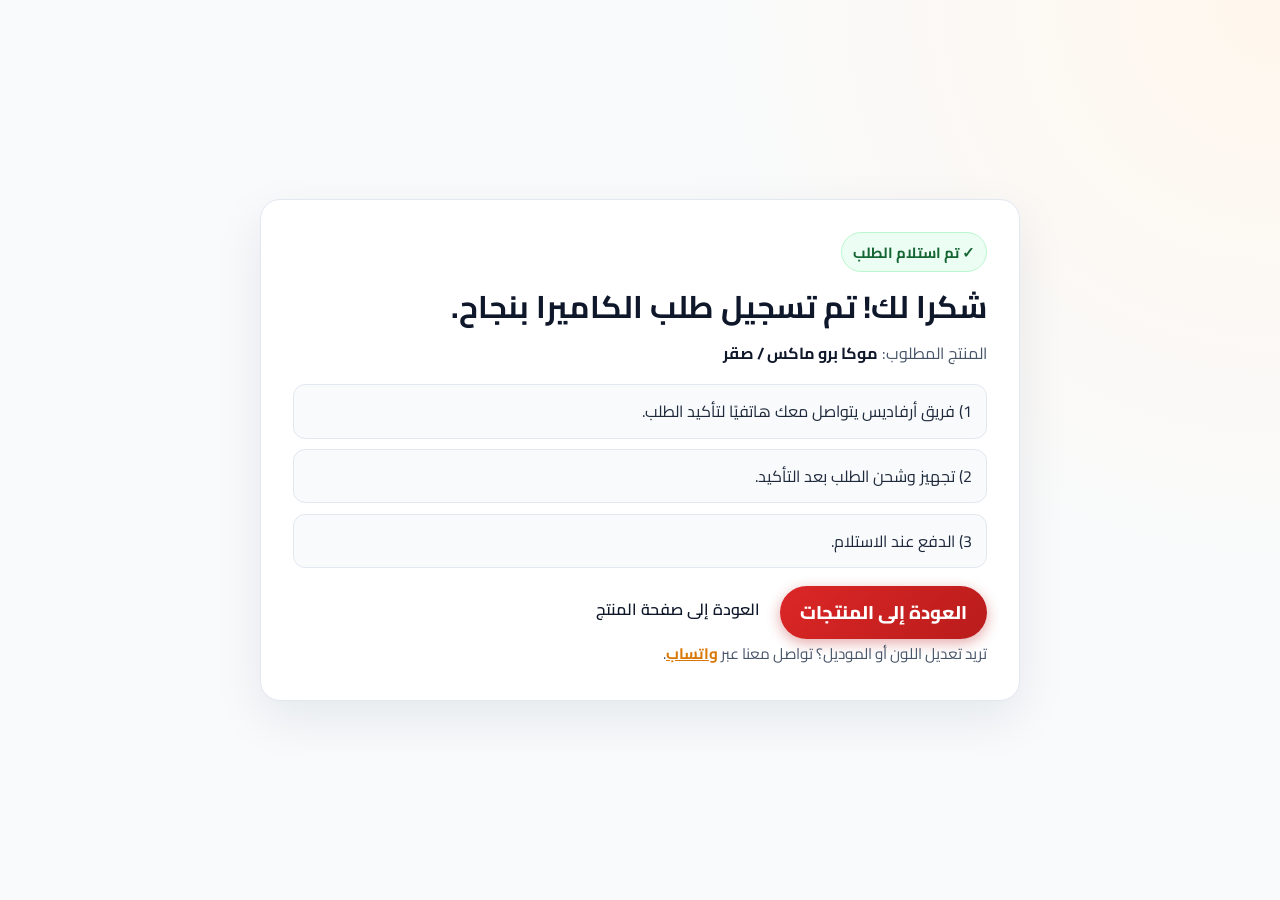
<file: thank-you-cameras.html>
<!DOCTYPE html>
<html lang="ar" dir="rtl">
  <head>
    <meta charset="UTF-8" />
    <meta name="viewport" content="width=device-width, initial-scale=1.0, viewport-fit=cover" />
    <meta name="theme-color" content="#0f172a" />
    <title>شكرا لطلبك | كاميرات أرفاديس</title>
    <link rel="preconnect" href="https://fonts.googleapis.com" />
    <link rel="preconnect" href="https://fonts.gstatic.com" crossorigin />
    <link
      href="https://fonts.googleapis.com/css2?family=Cairo:wght@400;500;600;700&display=swap"
      rel="stylesheet"
    />
    <!-- Meta Pixel Code -->
    <script>
      !function(f,b,e,v,n,t,s)
      {if(f.fbq)return;n=f.fbq=function(){n.callMethod?
      n.callMethod.apply(n,arguments):n.queue.push(arguments)};
      if(!f._fbq)f._fbq=n;n.push=n;n.loaded=!0;n.version='2.0';
      n.queue=[];t=b.createElement(e);t.async=!0;
      t.src=v;s=b.getElementsByTagName(e)[0];
      s.parentNode.insertBefore(t,s)}(window, document,'script',
      'https://connect.facebook.net/en_US/fbevents.js');
      fbq('init', '1508733600781030');
      fbq('track', 'PageView');
      (function () {
        var params = new URLSearchParams(window.location.search || "");
        var value = Number(params.get("value") || 0);
        var currency = params.get("currency") || "MAD";
        var eventId = params.get("event_id") || "";
        var sheetOkParam = params.get("sheet_ok");
        var shouldTrackPurchase = sheetOkParam !== "0";
        var payload = { value: Number.isFinite(value) ? value : 0, currency: currency };
        if (shouldTrackPurchase) {
          var dedupeKey = "arvadis_purchase_sent_" + (eventId || [window.location.pathname, currency, payload.value].join("_"));
          try {
            if (window.sessionStorage && window.sessionStorage.getItem(dedupeKey) === "1") {
              return;
            }
            if (window.sessionStorage) {
              window.sessionStorage.setItem(dedupeKey, "1");
            }
          } catch (e) {}
          if (eventId) {
            fbq('track', 'Purchase', payload, { eventID: eventId });
          } else {
            fbq('track', 'Purchase', payload);
          }
        }
      })();
    </script>
    <noscript><img height="1" width="1" style="display:none"
      src="https://www.facebook.com/tr?id=1508733600781030&ev=PageView&noscript=1"
    /></noscript>
    <!-- End Meta Pixel Code -->
    <link rel="stylesheet" href="site.css" />
    <style>
      :root {
        --ty-bg: #f8fafc;
        --ty-card: #ffffff;
        --ty-text: #0f172a;
        --ty-subtle: #475569;
        --ty-border: #e2e8f0;
        --ty-accent: #d97706;
      }
      * {
        box-sizing: border-box;
      }
      body {
        margin: 0;
        font-family: "Cairo", sans-serif;
        color: var(--ty-text);
        background: radial-gradient(circle at top right, #fff7ed 0%, var(--ty-bg) 40%);
      }
      .thank-you-page {
        min-height: 100vh;
        display: grid;
        place-items: center;
        padding: 1.25rem;
      }
      .thank-you-card {
        width: min(760px, 100%);
        background: var(--ty-card);
        border: 1px solid var(--ty-border);
        border-radius: 20px;
        padding: clamp(1.1rem, 2.8vw, 2rem);
        box-shadow: 0 18px 50px rgba(15, 23, 42, 0.08);
      }
      .thank-you-status {
        display: inline-flex;
        align-items: center;
        gap: 0.45rem;
        padding: 0.35rem 0.7rem;
        border-radius: 999px;
        background: #ecfdf3;
        border: 1px solid #bbf7d0;
        color: #166534;
        font-weight: 700;
        font-size: 0.92rem;
      }
      .thank-you-card h1 {
        margin: 0.8rem 0 0.6rem;
        font-size: clamp(1.4rem, 3.2vw, 1.95rem);
        line-height: 1.4;
      }
      .thank-you-card p {
        margin: 0;
        color: var(--ty-subtle);
      }
      .thank-you-product {
        font-weight: 700;
        color: #0f172a;
      }
      .thank-you-steps {
        margin: 1rem 0 0;
        padding: 0;
        list-style: none;
        display: grid;
        gap: 0.65rem;
      }
      .thank-you-steps li {
        border: 1px solid var(--ty-border);
        border-radius: 12px;
        padding: 0.7rem 0.85rem;
        background: #f8fafc;
        color: #1e293b;
      }
      .thank-you-actions {
        display: flex;
        flex-wrap: wrap;
        gap: 0.6rem;
        margin-top: 1.15rem;
      }
      .thank-you-actions .nav-cta,
      .thank-you-actions .nav-link {
        text-decoration: none;
      }
      .thank-you-help {
        margin-top: 0.95rem;
        font-size: 0.95rem;
      }
      .thank-you-help a {
        color: var(--ty-accent);
        font-weight: 700;
      }
    </style>
  </head>
  <body>
    <main class="thank-you-page">
      <section class="thank-you-card" aria-labelledby="thank-you-title">
        <span class="thank-you-status">✓ تم استلام الطلب</span>
        <h1 id="thank-you-title">شكرا لك! تم تسجيل طلب الكاميرا بنجاح.</h1>
        <p>
          المنتج المطلوب:
          <span class="thank-you-product" id="thank-you-product">موكا برو ماكس / صقر</span>
        </p>
        <ul class="thank-you-steps" aria-label="الخطوات التالية">
          <li>1) فريق أرفاديس يتواصل معك هاتفيًا لتأكيد الطلب.</li>
          <li>2) تجهيز وشحن الطلب بعد التأكيد.</li>
          <li>3) الدفع عند الاستلام.</li>
        </ul>
        <div class="thank-you-actions">
          <a class="nav-cta" href="index.html#products">العودة إلى المنتجات</a>
          <a class="nav-link" id="product-back-link" href="moka.html">العودة إلى صفحة المنتج</a>
        </div>
        <p class="thank-you-help">
          تريد تعديل اللون أو الموديل؟ تواصل معنا عبر
          <a
            href="https://wa.me/212691575625?text=%D9%85%D8%B1%D8%AD%D8%A8%D8%A7%D9%8B%D8%8C%20%D8%A3%D8%B1%D9%8A%D8%AF%20%D8%AA%D8%B9%D8%AF%D9%8A%D9%84%20%D8%B7%D9%84%D8%A8%20%D8%A7%D9%84%D9%83%D8%A7%D9%85%D9%8A%D8%B1%D8%A7."
            target="_blank"
            rel="noopener noreferrer"
            >واتساب</a
          >.
        </p>
      </section>
    </main>
    <script>
      (function () {
        var params = new URLSearchParams(window.location.search);
        var product = params.get("product") || "";
        var productNode = document.getElementById("thank-you-product");
        var backLink = document.getElementById("product-back-link");
        var normalized = product.trim();
        var isSaqr = normalized.indexOf("صقر") !== -1;
        var productLabel = normalized || "موكا برو ماكس / صقر";

        if (productNode) {
          productNode.textContent = productLabel;
        }
        if (backLink) {
          backLink.href = isSaqr ? "saqr.html" : "moka.html";
        }
      })();
    </script>
  </body>
</html>
</file>
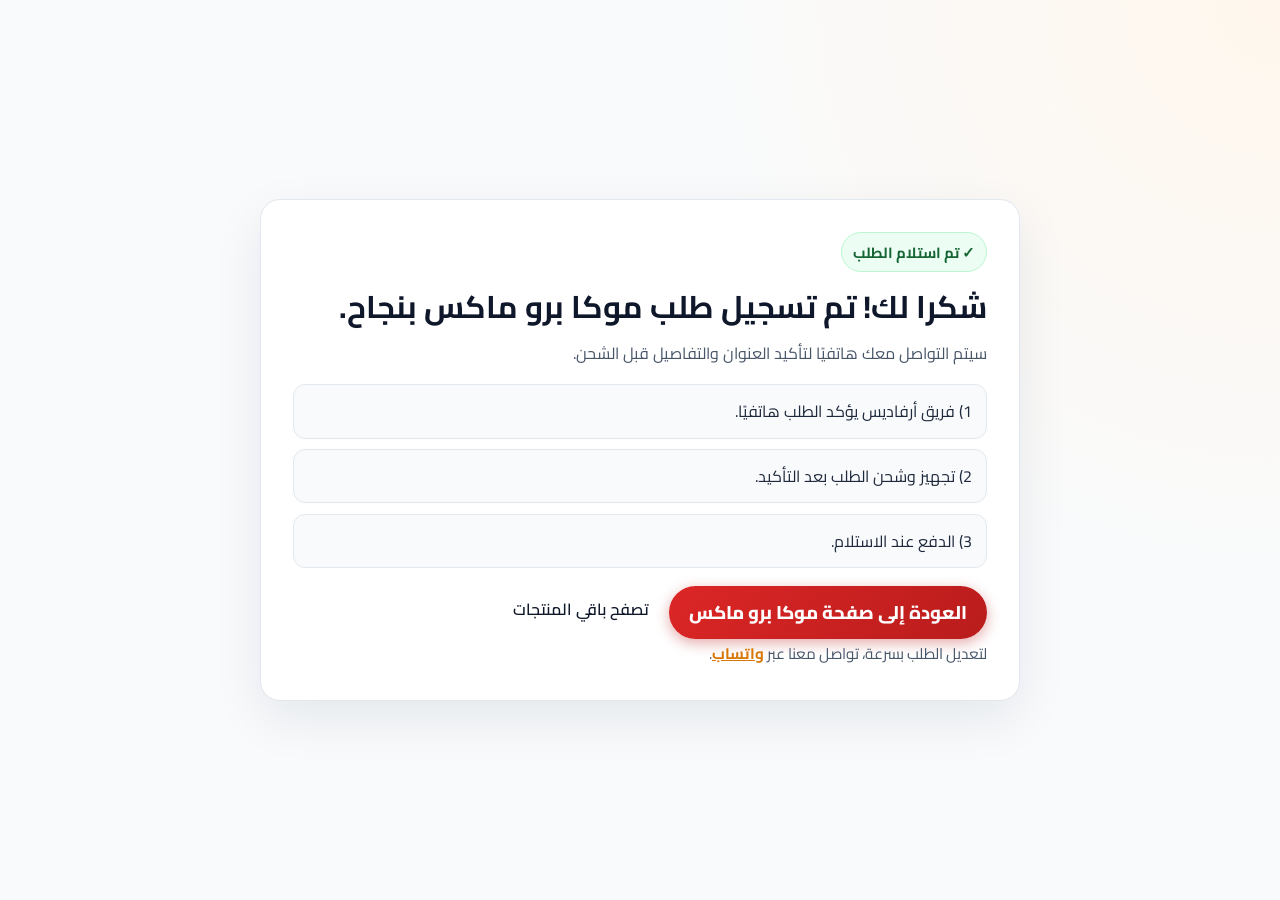
<file: thank-you-moka.html>
<!DOCTYPE html>
<html lang="ar" dir="rtl">
  <head>
    <meta charset="UTF-8" />
    <meta name="viewport" content="width=device-width, initial-scale=1.0, viewport-fit=cover" />
    <meta name="theme-color" content="#0f172a" />
    <title>شكرا لطلبك | موكا برو ماكس</title>
    <link rel="preconnect" href="https://fonts.googleapis.com" />
    <link rel="preconnect" href="https://fonts.gstatic.com" crossorigin />
    <link
      href="https://fonts.googleapis.com/css2?family=Cairo:wght@400;500;600;700&display=swap"
      rel="stylesheet"
    />
    <!-- Meta Pixel Code -->
    <script>
      !function(f,b,e,v,n,t,s)
      {if(f.fbq)return;n=f.fbq=function(){n.callMethod?
      n.callMethod.apply(n,arguments):n.queue.push(arguments)};
      if(!f._fbq)f._fbq=n;n.push=n;n.loaded=!0;n.version='2.0';
      n.queue=[];t=b.createElement(e);t.async=!0;
      t.src=v;s=b.getElementsByTagName(e)[0];
      s.parentNode.insertBefore(t,s)}(window, document,'script',
      'https://connect.facebook.net/en_US/fbevents.js');
      fbq('init', '1508733600781030');
      fbq('track', 'PageView');
      (function () {
        var params = new URLSearchParams(window.location.search || "");
        var value = Number(params.get("value") || 0);
        var currency = params.get("currency") || "MAD";
        var eventId = params.get("event_id") || "";
        var sheetOkParam = params.get("sheet_ok");
        var shouldTrackPurchase = sheetOkParam !== "0";
        var payload = { value: Number.isFinite(value) ? value : 0, currency: currency };
        if (shouldTrackPurchase) {
          var dedupeKey = "arvadis_purchase_sent_" + (eventId || [window.location.pathname, currency, payload.value].join("_"));
          try {
            if (window.sessionStorage && window.sessionStorage.getItem(dedupeKey) === "1") {
              return;
            }
            if (window.sessionStorage) {
              window.sessionStorage.setItem(dedupeKey, "1");
            }
          } catch (e) {}
          if (eventId) {
            fbq('track', 'Purchase', payload, { eventID: eventId });
          } else {
            fbq('track', 'Purchase', payload);
          }
        }
      })();
    </script>
    <noscript><img height="1" width="1" style="display:none"
      src="https://www.facebook.com/tr?id=1508733600781030&ev=PageView&noscript=1"
    /></noscript>
    <!-- End Meta Pixel Code -->
    <link rel="stylesheet" href="site.css" />
    <style>
      :root {
        --ty-bg: #f8fafc;
        --ty-card: #ffffff;
        --ty-text: #0f172a;
        --ty-subtle: #475569;
        --ty-border: #e2e8f0;
        --ty-accent: #d97706;
      }
      * {
        box-sizing: border-box;
      }
      body {
        margin: 0;
        font-family: "Cairo", sans-serif;
        color: var(--ty-text);
        background: radial-gradient(circle at top right, #fff7ed 0%, var(--ty-bg) 40%);
      }
      .thank-you-page {
        min-height: 100vh;
        display: grid;
        place-items: center;
        padding: 1.25rem;
      }
      .thank-you-card {
        width: min(760px, 100%);
        background: var(--ty-card);
        border: 1px solid var(--ty-border);
        border-radius: 20px;
        padding: clamp(1.1rem, 2.8vw, 2rem);
        box-shadow: 0 18px 50px rgba(15, 23, 42, 0.08);
      }
      .thank-you-status {
        display: inline-flex;
        align-items: center;
        gap: 0.45rem;
        padding: 0.35rem 0.7rem;
        border-radius: 999px;
        background: #ecfdf3;
        border: 1px solid #bbf7d0;
        color: #166534;
        font-weight: 700;
        font-size: 0.92rem;
      }
      .thank-you-card h1 {
        margin: 0.8rem 0 0.6rem;
        font-size: clamp(1.4rem, 3.2vw, 1.95rem);
        line-height: 1.4;
      }
      .thank-you-card p {
        margin: 0;
        color: var(--ty-subtle);
      }
      .thank-you-steps {
        margin: 1rem 0 0;
        padding: 0;
        list-style: none;
        display: grid;
        gap: 0.65rem;
      }
      .thank-you-steps li {
        border: 1px solid var(--ty-border);
        border-radius: 12px;
        padding: 0.7rem 0.85rem;
        background: #f8fafc;
        color: #1e293b;
      }
      .thank-you-actions {
        display: flex;
        flex-wrap: wrap;
        gap: 0.6rem;
        margin-top: 1.15rem;
      }
      .thank-you-actions .nav-cta,
      .thank-you-actions .nav-link {
        text-decoration: none;
      }
      .thank-you-help {
        margin-top: 0.95rem;
        font-size: 0.95rem;
      }
      .thank-you-help a {
        color: var(--ty-accent);
        font-weight: 700;
      }
    </style>
  </head>
  <body>
    <main class="thank-you-page">
      <section class="thank-you-card" aria-labelledby="thank-you-title">
        <span class="thank-you-status">✓ تم استلام الطلب</span>
        <h1 id="thank-you-title">شكرا لك! تم تسجيل طلب موكا برو ماكس بنجاح.</h1>
        <p>سيتم التواصل معك هاتفيًا لتأكيد العنوان والتفاصيل قبل الشحن.</p>
        <ul class="thank-you-steps" aria-label="الخطوات التالية">
          <li>1) فريق أرفاديس يؤكد الطلب هاتفيًا.</li>
          <li>2) تجهيز وشحن الطلب بعد التأكيد.</li>
          <li>3) الدفع عند الاستلام.</li>
        </ul>
        <div class="thank-you-actions">
          <a class="nav-cta" href="moka.html">العودة إلى صفحة موكا برو ماكس</a>
          <a class="nav-link" href="index.html#products">تصفح باقي المنتجات</a>
        </div>
        <p class="thank-you-help">
          لتعديل الطلب بسرعة، تواصل معنا عبر
          <a
            href="https://wa.me/212691575625?text=%D9%85%D8%B1%D8%AD%D8%A8%D8%A7%D9%8B%D8%8C%20%D8%A3%D8%B1%D9%8A%D8%AF%20%D8%AA%D8%B9%D8%AF%D9%8A%D9%84%20%D8%B7%D9%84%D8%A8%20%D9%85%D9%88%D9%83%D8%A7%20%D8%A8%D8%B1%D9%88%20%D9%85%D8%A7%D9%83%D8%B3."
            target="_blank"
            rel="noopener noreferrer"
            >واتساب</a
          >.
        </p>
      </section>
    </main>
  </body>
</html>
</file>
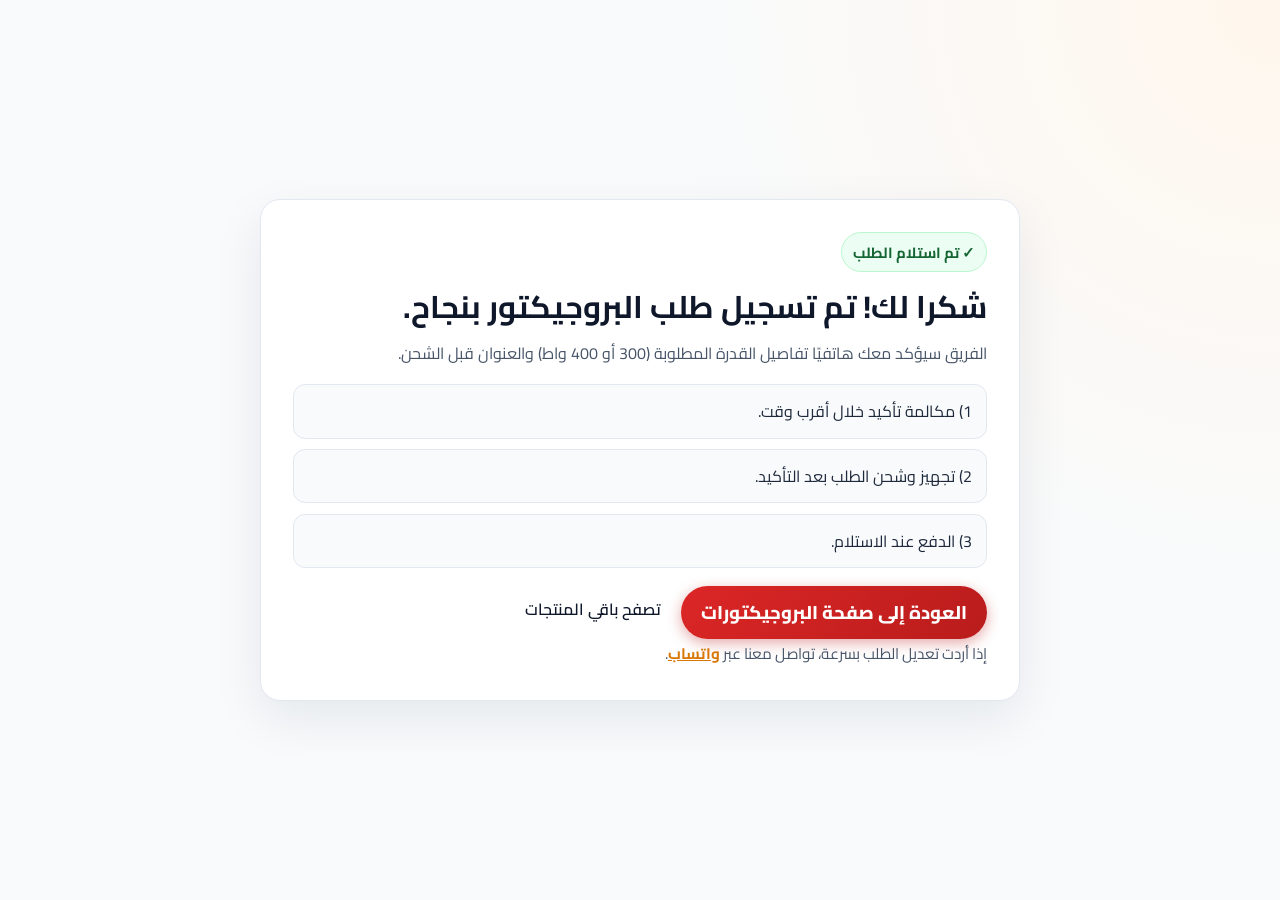
<file: thank-you-projectors.html>
<!DOCTYPE html>
<html lang="ar" dir="rtl">
  <head>
    <meta charset="UTF-8" />
    <meta name="viewport" content="width=device-width, initial-scale=1.0, viewport-fit=cover" />
    <meta name="theme-color" content="#0f172a" />
    <title>شكرا لطلبك | بروجيكتورات أرفاديس</title>
    <link rel="preconnect" href="https://fonts.googleapis.com" />
    <link rel="preconnect" href="https://fonts.gstatic.com" crossorigin />
    <link
      href="https://fonts.googleapis.com/css2?family=Cairo:wght@400;500;600;700&display=swap"
      rel="stylesheet"
    />
    <!-- Meta Pixel Code -->
    <script>
      !function(f,b,e,v,n,t,s)
      {if(f.fbq)return;n=f.fbq=function(){n.callMethod?
      n.callMethod.apply(n,arguments):n.queue.push(arguments)};
      if(!f._fbq)f._fbq=n;n.push=n;n.loaded=!0;n.version='2.0';
      n.queue=[];t=b.createElement(e);t.async=!0;
      t.src=v;s=b.getElementsByTagName(e)[0];
      s.parentNode.insertBefore(t,s)}(window, document,'script',
      'https://connect.facebook.net/en_US/fbevents.js');
      fbq('init', '1508733600781030');
      fbq('track', 'PageView');
      (function () {
        var params = new URLSearchParams(window.location.search || "");
        var value = Number(params.get("value") || 0);
        var currency = params.get("currency") || "MAD";
        var eventId = params.get("event_id") || "";
        var sheetOkParam = params.get("sheet_ok");
        var shouldTrackPurchase = sheetOkParam !== "0";
        var payload = { value: Number.isFinite(value) ? value : 0, currency: currency };
        if (shouldTrackPurchase) {
          var dedupeKey = "arvadis_purchase_sent_" + (eventId || [window.location.pathname, currency, payload.value].join("_"));
          try {
            if (window.sessionStorage && window.sessionStorage.getItem(dedupeKey) === "1") {
              return;
            }
            if (window.sessionStorage) {
              window.sessionStorage.setItem(dedupeKey, "1");
            }
          } catch (e) {}
          if (eventId) {
            fbq('track', 'Purchase', payload, { eventID: eventId });
          } else {
            fbq('track', 'Purchase', payload);
          }
        }
      })();
    </script>
    <noscript><img height="1" width="1" style="display:none"
      src="https://www.facebook.com/tr?id=1508733600781030&ev=PageView&noscript=1"
    /></noscript>
    <!-- End Meta Pixel Code -->
    <link rel="stylesheet" href="site.css" />
    <style>
      :root {
        --ty-bg: #f8fafc;
        --ty-card: #ffffff;
        --ty-text: #0f172a;
        --ty-subtle: #475569;
        --ty-border: #e2e8f0;
        --ty-accent: #d97706;
      }
      * {
        box-sizing: border-box;
      }
      body {
        margin: 0;
        font-family: "Cairo", sans-serif;
        color: var(--ty-text);
        background: radial-gradient(circle at top right, #fff7ed 0%, var(--ty-bg) 40%);
      }
      .thank-you-page {
        min-height: 100vh;
        display: grid;
        place-items: center;
        padding: 1.25rem;
      }
      .thank-you-card {
        width: min(760px, 100%);
        background: var(--ty-card);
        border: 1px solid var(--ty-border);
        border-radius: 20px;
        padding: clamp(1.1rem, 2.8vw, 2rem);
        box-shadow: 0 18px 50px rgba(15, 23, 42, 0.08);
      }
      .thank-you-status {
        display: inline-flex;
        align-items: center;
        gap: 0.45rem;
        padding: 0.35rem 0.7rem;
        border-radius: 999px;
        background: #ecfdf3;
        border: 1px solid #bbf7d0;
        color: #166534;
        font-weight: 700;
        font-size: 0.92rem;
      }
      .thank-you-card h1 {
        margin: 0.8rem 0 0.6rem;
        font-size: clamp(1.4rem, 3.2vw, 1.95rem);
        line-height: 1.4;
      }
      .thank-you-card p {
        margin: 0;
        color: var(--ty-subtle);
      }
      .thank-you-steps {
        margin: 1rem 0 0;
        padding: 0;
        list-style: none;
        display: grid;
        gap: 0.65rem;
      }
      .thank-you-steps li {
        border: 1px solid var(--ty-border);
        border-radius: 12px;
        padding: 0.7rem 0.85rem;
        background: #f8fafc;
        color: #1e293b;
      }
      .thank-you-actions {
        display: flex;
        flex-wrap: wrap;
        gap: 0.6rem;
        margin-top: 1.15rem;
      }
      .thank-you-actions .nav-cta,
      .thank-you-actions .nav-link {
        text-decoration: none;
      }
      .thank-you-help {
        margin-top: 0.95rem;
        font-size: 0.95rem;
      }
      .thank-you-help a {
        color: var(--ty-accent);
        font-weight: 700;
      }
    </style>
  </head>
  <body>
    <main class="thank-you-page">
      <section class="thank-you-card" aria-labelledby="thank-you-title">
        <span class="thank-you-status">✓ تم استلام الطلب</span>
        <h1 id="thank-you-title">شكرا لك! تم تسجيل طلب البروجيكتور بنجاح.</h1>
        <p>الفريق سيؤكد معك هاتفيًا تفاصيل القدرة المطلوبة (300 أو 400 واط) والعنوان قبل الشحن.</p>
        <ul class="thank-you-steps" aria-label="الخطوات التالية">
          <li>1) مكالمة تأكيد خلال أقرب وقت.</li>
          <li>2) تجهيز وشحن الطلب بعد التأكيد.</li>
          <li>3) الدفع عند الاستلام.</li>
        </ul>
        <div class="thank-you-actions">
          <a class="nav-cta" href="projectors.html">العودة إلى صفحة البروجيكتورات</a>
          <a class="nav-link" href="index.html#products">تصفح باقي المنتجات</a>
        </div>
        <p class="thank-you-help">
          إذا أردت تعديل الطلب بسرعة، تواصل معنا عبر
          <a
            href="https://wa.me/212691575625?text=%D9%85%D8%B1%D8%AD%D8%A8%D8%A7%D9%8B%D8%8C%20%D8%A3%D8%B1%D9%8A%D8%AF%20%D8%AA%D8%B9%D8%AF%D9%8A%D9%84%20%D8%B7%D9%84%D8%A8%20%D8%A7%D9%84%D8%A8%D8%B1%D9%88%D8%AC%D9%8A%D9%83%D8%AA%D9%88%D8%B1."
            target="_blank"
            rel="noopener noreferrer"
            >واتساب</a
          >.
        </p>
      </section>
    </main>
  </body>
</html>
</file>
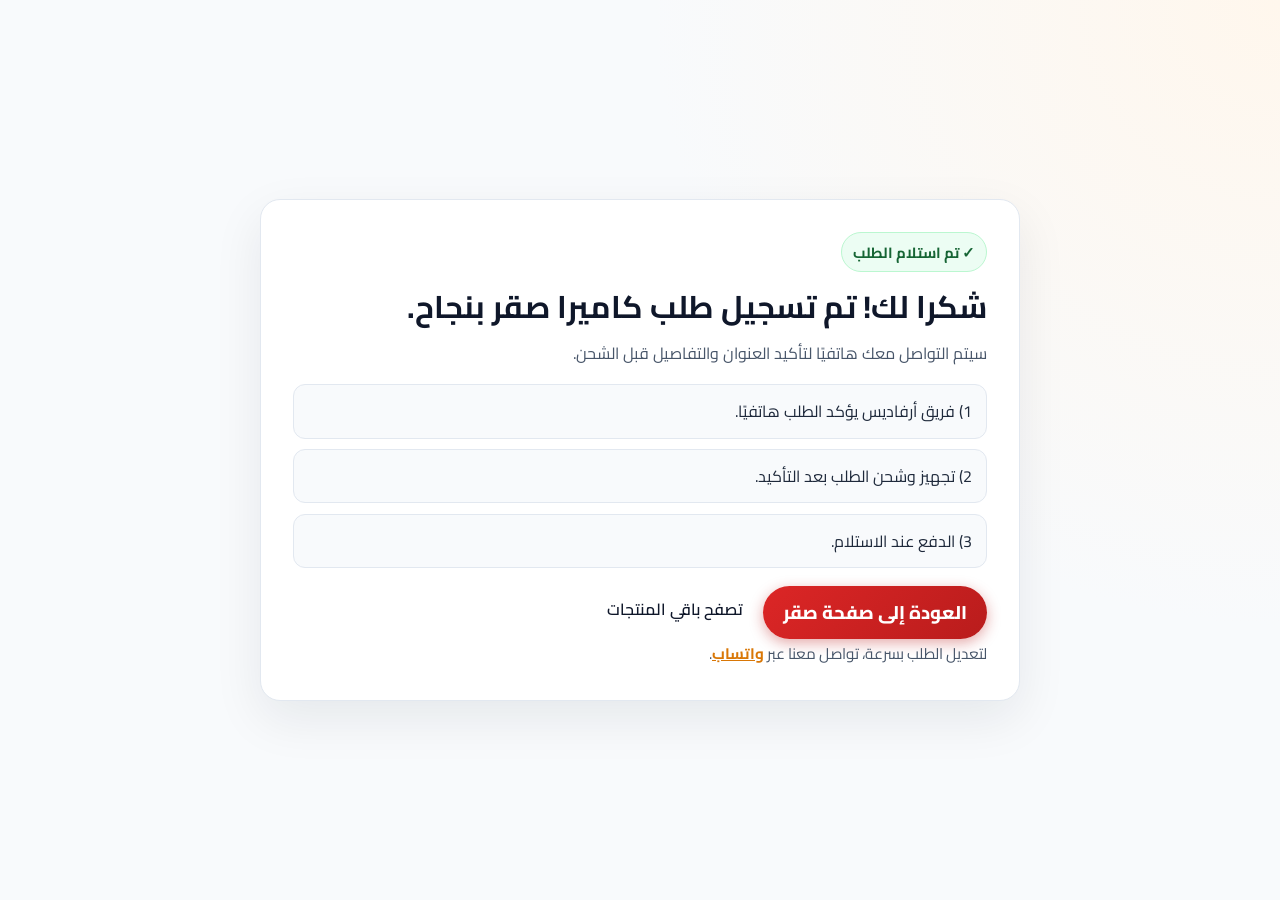
<file: thank-you-saqr.html>
<!DOCTYPE html>
<html lang="ar" dir="rtl">
  <head>
    <meta charset="UTF-8" />
    <meta name="viewport" content="width=device-width, initial-scale=1.0, viewport-fit=cover" />
    <meta name="theme-color" content="#0f172a" />
    <title>شكرا لطلبك | كاميرا صقر</title>
    <link rel="preconnect" href="https://fonts.googleapis.com" />
    <link rel="preconnect" href="https://fonts.gstatic.com" crossorigin />
    <link
      href="https://fonts.googleapis.com/css2?family=Cairo:wght@400;500;600;700&display=swap"
      rel="stylesheet"
    />
    <!-- Meta Pixel Code -->
    <script>
      !function(f,b,e,v,n,t,s)
      {if(f.fbq)return;n=f.fbq=function(){n.callMethod?
      n.callMethod.apply(n,arguments):n.queue.push(arguments)};
      if(!f._fbq)f._fbq=n;n.push=n;n.loaded=!0;n.version='2.0';
      n.queue=[];t=b.createElement(e);t.async=!0;
      t.src=v;s=b.getElementsByTagName(e)[0];
      s.parentNode.insertBefore(t,s)}(window, document,'script',
      'https://connect.facebook.net/en_US/fbevents.js');
      fbq('init', '1508733600781030');
      fbq('track', 'PageView');
      (function () {
        var params = new URLSearchParams(window.location.search || "");
        var value = Number(params.get("value") || 0);
        var currency = params.get("currency") || "MAD";
        var eventId = params.get("event_id") || "";
        var sheetOkParam = params.get("sheet_ok");
        var shouldTrackPurchase = sheetOkParam !== "0";
        var payload = { value: Number.isFinite(value) ? value : 0, currency: currency };
        if (shouldTrackPurchase) {
          var dedupeKey = "arvadis_purchase_sent_" + (eventId || [window.location.pathname, currency, payload.value].join("_"));
          try {
            if (window.sessionStorage && window.sessionStorage.getItem(dedupeKey) === "1") {
              return;
            }
            if (window.sessionStorage) {
              window.sessionStorage.setItem(dedupeKey, "1");
            }
          } catch (e) {}
          if (eventId) {
            fbq('track', 'Purchase', payload, { eventID: eventId });
          } else {
            fbq('track', 'Purchase', payload);
          }
        }
      })();
    </script>
    <noscript><img height="1" width="1" style="display:none"
      src="https://www.facebook.com/tr?id=1508733600781030&ev=PageView&noscript=1"
    /></noscript>
    <!-- End Meta Pixel Code -->
    <link rel="stylesheet" href="site.css" />
    <style>
      :root {
        --ty-bg: #f8fafc;
        --ty-card: #ffffff;
        --ty-text: #0f172a;
        --ty-subtle: #475569;
        --ty-border: #e2e8f0;
        --ty-accent: #d97706;
      }
      * {
        box-sizing: border-box;
      }
      body {
        margin: 0;
        font-family: "Cairo", sans-serif;
        color: var(--ty-text);
        background: radial-gradient(circle at top right, #fff7ed 0%, var(--ty-bg) 40%);
      }
      .thank-you-page {
        min-height: 100vh;
        display: grid;
        place-items: center;
        padding: 1.25rem;
      }
      .thank-you-card {
        width: min(760px, 100%);
        background: var(--ty-card);
        border: 1px solid var(--ty-border);
        border-radius: 20px;
        padding: clamp(1.1rem, 2.8vw, 2rem);
        box-shadow: 0 18px 50px rgba(15, 23, 42, 0.08);
      }
      .thank-you-status {
        display: inline-flex;
        align-items: center;
        gap: 0.45rem;
        padding: 0.35rem 0.7rem;
        border-radius: 999px;
        background: #ecfdf3;
        border: 1px solid #bbf7d0;
        color: #166534;
        font-weight: 700;
        font-size: 0.92rem;
      }
      .thank-you-card h1 {
        margin: 0.8rem 0 0.6rem;
        font-size: clamp(1.4rem, 3.2vw, 1.95rem);
        line-height: 1.4;
      }
      .thank-you-card p {
        margin: 0;
        color: var(--ty-subtle);
      }
      .thank-you-steps {
        margin: 1rem 0 0;
        padding: 0;
        list-style: none;
        display: grid;
        gap: 0.65rem;
      }
      .thank-you-steps li {
        border: 1px solid var(--ty-border);
        border-radius: 12px;
        padding: 0.7rem 0.85rem;
        background: #f8fafc;
        color: #1e293b;
      }
      .thank-you-actions {
        display: flex;
        flex-wrap: wrap;
        gap: 0.6rem;
        margin-top: 1.15rem;
      }
      .thank-you-actions .nav-cta,
      .thank-you-actions .nav-link {
        text-decoration: none;
      }
      .thank-you-help {
        margin-top: 0.95rem;
        font-size: 0.95rem;
      }
      .thank-you-help a {
        color: var(--ty-accent);
        font-weight: 700;
      }
    </style>
  </head>
  <body>
    <main class="thank-you-page">
      <section class="thank-you-card" aria-labelledby="thank-you-title">
        <span class="thank-you-status">✓ تم استلام الطلب</span>
        <h1 id="thank-you-title">شكرا لك! تم تسجيل طلب كاميرا صقر بنجاح.</h1>
        <p>سيتم التواصل معك هاتفيًا لتأكيد العنوان والتفاصيل قبل الشحن.</p>
        <ul class="thank-you-steps" aria-label="الخطوات التالية">
          <li>1) فريق أرفاديس يؤكد الطلب هاتفيًا.</li>
          <li>2) تجهيز وشحن الطلب بعد التأكيد.</li>
          <li>3) الدفع عند الاستلام.</li>
        </ul>
        <div class="thank-you-actions">
          <a class="nav-cta" href="saqr.html">العودة إلى صفحة صقر</a>
          <a class="nav-link" href="index.html#products">تصفح باقي المنتجات</a>
        </div>
        <p class="thank-you-help">
          لتعديل الطلب بسرعة، تواصل معنا عبر
          <a
            href="https://wa.me/212691575625?text=%D9%85%D8%B1%D8%AD%D8%A8%D8%A7%D9%8B%D8%8C%20%D8%A3%D8%B1%D9%8A%D8%AF%20%D8%AA%D8%B9%D8%AF%D9%8A%D9%84%20%D8%B7%D9%84%D8%A8%20%D9%83%D8%A7%D9%85%D9%8A%D8%B1%D8%A7%20%D8%B5%D9%82%D8%B1."
            target="_blank"
            rel="noopener noreferrer"
            >واتساب</a
          >.
        </p>
      </section>
    </main>
  </body>
</html>
</file>
<file: site.css>
:root {
        --bg: #f4f6f9;
        --header-bg: rgba(255, 255, 255, 0.92);
        --surface: rgba(15, 23, 42, 0.06);
        --text: #0f172a;
        --muted: #64748b;
        --accent: #d97706;
        --accent-hover: #ea580c;
        --border: rgba(15, 23, 42, 0.08);
        --ease-smooth: cubic-bezier(0.33, 1, 0.68, 1);
      }

      *,
      *::before,
      *::after {
        box-sizing: border-box;
      }

           html {
        overflow-x: hidden;
        max-width: 100%;
        -webkit-text-size-adjust: 100%;
        scroll-behavior: smooth;
      }

      @media (prefers-reduced-motion: reduce) {
        html {
          scroll-behavior: auto;
        }

        .product-card,
        .hero__item img,
        .whatsapp-float,
        .nav-cta,
        .cod-form__submit,
        .cod-form__wa {
          transition: none !important;
        }

        .product-card:hover {
          transform: none;
        }

        .hero__item:hover img {
          transform: none;
        }

        .whatsapp-float:hover {
          --lift: 0px;
        }
      }

      ::selection {
        background: rgba(217, 119, 6, 0.22);
        color: var(--text);
      }

      body {
        margin: 0;
        font-family: "Cairo", system-ui, sans-serif;
        background-color: var(--bg);
        background-image:
          radial-gradient(
            ellipse 140% 90% at 50% -35%,
            rgba(217, 119, 6, 0.07),
            transparent 52%
          ),
          linear-gradient(180deg, #eef1f6 0%, var(--bg) 38%, #f7f9fc 100%);
        color: var(--text);
        min-height: 100vh;
        color-scheme: light;
        word-wrap: break-word;
        overflow-wrap: anywhere;
        overflow-x: hidden;
        width: 100%;
        max-width: 100%;
      }

      img {
        max-width: 100%;
        height: auto;
      }

      .site-header {
        position: sticky;
        top: 0;
        z-index: 100;
        display: flex;
        align-items: center;
        justify-content: space-between;
        gap: 1.5rem;
        padding: 1rem clamp(1rem, 4vw, 2.5rem);
        padding-top: max(1rem, env(safe-area-inset-top, 0px));
        padding-left: max(clamp(1rem, 4vw, 2.5rem), env(safe-area-inset-left, 0px));
        padding-right: max(
          clamp(1rem, 4vw, 2.5rem),
          env(safe-area-inset-right, 0px)
        );
        max-width: 100%;
        min-width: 0;
        background: linear-gradient(
          180deg,
          var(--header-bg) 0%,
          rgba(255, 255, 255, 0.88) 100%
        );
        box-shadow: 0 1px 0 rgba(15, 23, 42, 0.06);
        backdrop-filter: blur(12px);
        border-bottom: 1px solid var(--border);
      }

      /* RTL: أول عنصر يظهر يميناً — الشعار */
      .brand {
        flex-shrink: 0;
        display: flex;
        align-items: center;
        text-decoration: none;
      }

      .brand img {
        height: clamp(40px, 8vw, 52px);
        max-width: min(180px, 100%);
        width: auto;
        display: block;
      }

      /* القائمة على اليسار */
      .nav {
        display: flex;
        align-items: center;
        flex-wrap: nowrap;
        gap: clamp(0.35rem, 1.2vw, 0.75rem);
        justify-content: flex-end;
        white-space: nowrap;
      }

      .nav-link {
        font-family: "Cairo", sans-serif;
        font-weight: 600;
        font-size: clamp(0.875rem, 2vw, 1rem);
        color: var(--text);
        text-decoration: none;
        padding: 0.5rem 0.65rem;
        border-radius: 8px;
        transition: color 0.2s ease, background 0.2s ease;
      }

      .nav-link:hover {
        color: var(--accent);
        background: var(--surface);
      }

      .nav-link:focus-visible,
      .nav-cta:focus-visible,
      .brand:focus-visible,
      .product-card__title-link:focus-visible,
      .product-card__media-link:focus-visible,
      .product-card__cta-full:focus-visible,
      .site-footer__link:focus-visible,
      .lp-back:focus-visible,
      .lp-related__all-products a:focus-visible,
      .whatsapp-float:focus-visible {
        outline: 3px solid rgba(217, 119, 6, 0.55);
        outline-offset: 2px;
      }

      .nav-cta:focus-visible,
      .whatsapp-float:focus-visible {
        outline-color: rgba(252, 211, 77, 0.9);
      }

      .nav-cta {
        font-family: "Cairo", sans-serif;
        font-weight: 800;
        font-size: clamp(1rem, 2.2vw, 1.15rem);
        color: #fff;
        background: linear-gradient(135deg, #dc2626, #b91c1c);
        border: none;
        padding: 0.55rem 1.25rem;
        border-radius: 999px;
        cursor: pointer;
        text-decoration: none;
        display: inline-flex;
        align-items: center;
        justify-content: center;
        transition: transform 0.15s ease, box-shadow 0.2s ease;
        box-shadow: 0 4px 14px rgba(185, 28, 28, 0.38);
      }

      .nav-cta:hover {
        transform: translateY(-1px);
        box-shadow: 0 6px 20px rgba(185, 28, 28, 0.48);
        background: linear-gradient(135deg, #ef4444, #dc2626);
      }

      .nav-cta:active {
        transform: translateY(0);
      }

      @media (max-width: 768px) {
        .site-header {
          flex-direction: column;
          align-items: stretch;
          justify-content: center;
          gap: 0.75rem;
          padding-left: max(
            clamp(0.75rem, 4vw, 1.25rem),
            env(safe-area-inset-left, 0px)
          );
          padding-right: max(
            clamp(0.75rem, 4vw, 1.25rem),
            env(safe-area-inset-right, 0px)
          );
          padding-top: max(0.75rem, env(safe-area-inset-top, 0px));
        }

        .brand {
          justify-content: center;
          width: 100%;
        }

        .nav {
          width: 100%;
          display: flex;
          flex-wrap: nowrap;
          align-items: center;
          justify-content: center;
          white-space: normal;
          gap: 0.35rem 0.45rem;
          overflow-x: auto;
          scrollbar-width: none;
          -webkit-overflow-scrolling: touch;
          padding-bottom: 0.15rem;
        }

        .nav::-webkit-scrollbar {
          height: 0;
        }

        .nav-link,
        .nav-cta {
          font-size: clamp(0.68rem, 2.8vw, 0.85rem);
          padding: 0.4rem 0.5rem;
        }

        .nav-cta {
          padding-inline: 0.65rem;
        }
      }

      .visually-hidden {
        position: absolute;
        width: 1px;
        height: 1px;
        padding: 0;
        margin: -1px;
        overflow: hidden;
        clip: rect(0, 0, 0, 0);
        white-space: nowrap;
        border: 0;
      }

      .skip-link {
        position: absolute;
        top: -120px;
        left: 50%;
        transform: translateX(-50%);
        z-index: 1000;
        padding: 0.65rem 1.15rem;
        font-family: "Cairo", sans-serif;
        font-weight: 700;
        font-size: 0.9rem;
        color: #fff;
        text-decoration: none;
        background: #0f172a;
        border-radius: 10px;
        box-shadow: 0 6px 24px rgba(15, 23, 42, 0.35);
        transition: top 0.2s ease;
      }

      .skip-link:focus {
        top: max(0.65rem, env(safe-area-inset-top, 0px));
        outline: 3px solid rgba(217, 119, 6, 0.65);
        outline-offset: 2px;
      }

      main {
        padding: clamp(0.75rem, 3vw, 1.5rem);
        padding-left: max(
          clamp(0.75rem, 3vw, 1.5rem),
          env(safe-area-inset-left, 0px)
        );
        padding-right: max(
          clamp(0.75rem, 3vw, 1.5rem),
          env(safe-area-inset-right, 0px)
        );
        max-width: 100%;
        min-width: 0;
      }

      .hero {
        margin: 0 auto;
        max-width: 100%;
        min-width: 0;
        width: 100%;
        display: flex;
        flex-direction: column;
        gap: clamp(0.875rem, 2.5vw, 1.5rem);
      }

      @media (min-width: 900px) {
        .hero {
          flex-direction: row;
          align-items: stretch;
          gap: clamp(1rem, 2.5vw, 1.5rem);
          max-width: 100%;
        }

        .hero__item {
          flex: 1 1 0;
          min-width: 0;
          aspect-ratio: 4 / 3;
        }
      }

      .hero__item {
        margin: 0;
        aspect-ratio: 16 / 9;
        border-radius: clamp(14px, 4vw, 22px);
        overflow: hidden;
        box-shadow:
          0 8px 32px rgba(15, 23, 42, 0.08),
          0 0 0 1px rgba(15, 23, 42, 0.04);
        line-height: 0;
      }

      .hero__item img {
        width: 100%;
        max-width: 100%;
        height: 100%;
        display: block;
        object-fit: cover;
        object-position: center;
        transition: transform 0.55s var(--ease-smooth);
      }

      @media (max-width: 767px) {
        .hero__item {
          aspect-ratio: auto;
        }

        .hero__item img {
          height: auto;
          object-fit: contain;
        }
      }

      @media (hover: hover) and (pointer: fine) {
        .hero__item:hover img {
          transform: scale(1.03);
        }
      }

      .announcement-bar {
        margin-top: clamp(1rem, 3vw, 1.5rem);
        margin-inline: 0;
        width: 100%;
        max-width: 100%;
        padding-top: clamp(0.65rem, 2vw, 0.85rem);
        padding-bottom: clamp(0.65rem, 2vw, 0.85rem);
        padding-left: max(
          clamp(0.75rem, 4vw, 1.5rem),
          env(safe-area-inset-left, 0px)
        );
        padding-right: max(
          clamp(0.75rem, 4vw, 1.5rem),
          env(safe-area-inset-right, 0px)
        );
        background: linear-gradient(135deg, #c81e1e 0%, #b91c1c 42%, #7f1d1d 100%);
        color: #fff;
        font-family: "Cairo", sans-serif;
        font-weight: 600;
        font-size: clamp(0.62rem, 2.6vw, 1rem);
        line-height: 1.45;
        box-shadow:
          0 4px 20px rgba(185, 28, 28, 0.28),
          inset 0 1px 0 rgba(255, 255, 255, 0.14);
        overflow-x: auto;
        overflow-y: hidden;
        -webkit-overflow-scrolling: touch;
        overscroll-behavior-x: contain;
        scrollbar-width: none;
      }

      .announcement-bar::-webkit-scrollbar {
        height: 0;
      }

      .announcement-bar__inner {
        width: max-content;
        margin-inline: auto;
        display: flex;
        flex-wrap: nowrap;
        align-items: center;
        justify-content: center;
        gap: 0.35rem 0.55rem;
        text-align: center;
      }

      .announcement-bar__item {
        flex-shrink: 0;
        white-space: nowrap;
      }

      @media (min-width: 640px) {
        .announcement-bar {
          overflow-x: visible;
        }

        .announcement-bar__inner {
          max-width: 100%;
        }
      }

      @media (max-width: 639px) {
        .announcement-bar {
          overflow-x: hidden;
          font-size: clamp(0.56rem, 2.2vw, 0.72rem);
          padding-top: 0.55rem;
          padding-bottom: 0.55rem;
        }

        .announcement-bar__inner {
          width: 100%;
          max-width: 100%;
          flex-wrap: wrap;
          gap: 0.2rem 0.45rem;
          justify-content: center;
        }

        .announcement-bar__item {
          white-space: normal;
          flex-shrink: 1;
        }

        .announcement-bar__sep {
          opacity: 0.6;
        }
      }

      .announcement-bar__sep {
        color: rgba(255, 255, 255, 0.55);
        font-weight: 400;
        user-select: none;
        flex-shrink: 0;
      }

      .products {
        max-width: 100%;
        margin-inline: auto;
        padding-block: clamp(2rem, 5vw, 3.5rem);
        padding-inline: 0;
        min-width: 0;
      }

      .products__intro {
        margin: 0 0 clamp(1.25rem, 4vw, 1.75rem);
        padding: clamp(1rem, 3vw, 1.35rem) clamp(1rem, 3vw, 1.5rem);
        font-family: "Cairo", sans-serif;
        font-weight: 600;
        font-size: clamp(1rem, 2.5vw, 1.15rem);
        color: var(--text);
        line-height: 1.6;
        text-align: center;
        max-width: 42rem;
        margin-inline: auto;
        background: rgba(255, 255, 255, 0.72);
        border: 1px solid rgba(15, 23, 42, 0.07);
        border-radius: clamp(14px, 3vw, 20px);
        box-shadow:
          0 4px 24px rgba(15, 23, 42, 0.05),
          0 0 0 1px rgba(255, 255, 255, 0.5) inset;
        backdrop-filter: blur(8px);
      }

      .products__intro strong {
        color: #b45309;
        font-weight: 700;
      }

      .faq {
        max-width: 100%;
        margin: clamp(2rem, 5vw, 3.5rem) auto 0;
        min-width: 0;
      }

      .faq__title {
        margin: 0 0 1rem;
        font-family: "Cairo", sans-serif;
        font-weight: 700;
        font-size: clamp(1.35rem, 3vw, 1.75rem);
        text-align: center;
      }

      .faq__list {
        display: grid;
        gap: 0.85rem;
      }

      .faq__item {
        background: #fff;
        border: 1px solid var(--border);
        border-radius: 14px;
        padding: 1rem 1.1rem;
        box-shadow: 0 4px 18px rgba(15, 23, 42, 0.05);
        transition: border-color 0.2s ease, box-shadow 0.2s ease;
      }

      @media (hover: hover) and (pointer: fine) {
        .faq__item:hover {
          border-color: rgba(217, 119, 6, 0.22);
          box-shadow: 0 8px 28px rgba(15, 23, 42, 0.07);
        }
      }

      .faq__question {
        margin: 0 0 0.45rem;
        font-family: "Cairo", sans-serif;
        font-size: clamp(1.12rem, 2.5vw, 1.3rem);
        font-weight: 800;
      }

      .faq__answer {
        margin: 0;
        font-family: "Cairo", sans-serif;
        color: var(--muted);
        font-size: clamp(1rem, 2.2vw, 1.12rem);
        font-weight: 600;
        line-height: 1.7;
      }

      .site-footer {
        margin-top: clamp(2rem, 5vw, 3.5rem);
        margin-inline: 0;
        width: 100%;
        max-width: 100%;
        background: linear-gradient(180deg, #131f35 0%, #0f172a 48%, #0c1424 100%);
        color: #e2e8f0;
        border-top: 1px solid rgba(255, 255, 255, 0.06);
        box-shadow: 0 -1px 0 rgba(217, 119, 6, 0.12);
        padding-top: clamp(1.25rem, 3vw, 2rem);
        padding-left: max(
          clamp(0.75rem, 4vw, 1.5rem),
          env(safe-area-inset-left, 0px)
        );
        padding-right: max(
          clamp(0.75rem, 4vw, 1.5rem),
          env(safe-area-inset-right, 0px)
        );
        padding-bottom: max(
          clamp(1.25rem, 3vw, 2rem),
          env(safe-area-inset-bottom, 0px)
        );
      }

      .site-footer__inner {
        max-width: 100%;
        margin-inline: auto;
        display: flex;
        flex-direction: column;
        align-items: flex-start;
        gap: 0.9rem;
      }

      .site-footer__brand {
        margin: 0;
        font-family: "Cairo", sans-serif;
        font-size: clamp(1rem, 2vw, 1.12rem);
        font-weight: 700;
        color: #cbd5e1;
        max-width: 100%;
      }

      .site-footer__text-col {
        display: flex;
        flex-direction: column;
        gap: 0.25rem;
        min-width: 0;
      }

      .site-footer__tagline {
        margin: 0;
        font-family: "Cairo", sans-serif;
        font-size: clamp(0.92rem, 1.9vw, 1.02rem);
        font-weight: 700;
        color: #94a3b8;
        line-height: 1.5;
        max-width: 26rem;
      }

      .site-footer__brand-wrap {
        display: flex;
        align-items: center;
        gap: 0.75rem;
        max-width: 100%;
        min-width: 0;
      }

      .site-footer__logo-wrap {
        flex-shrink: 0;
        display: inline-flex;
        align-items: center;
        justify-content: center;
        background: #fff;
        border-radius: 10px;
        padding: 0.4rem 0.55rem;
      }

      .site-footer__logo {
        height: 34px;
        width: auto;
        display: block;
      }

      .site-footer__links {
        display: flex;
        flex-wrap: wrap;
        gap: 0.65rem 1rem;
      }

      @media (min-width: 768px) {
        .site-footer__inner {
          flex-direction: row;
          align-items: center;
          justify-content: space-between;
        }

        .site-footer__links {
          justify-content: flex-start;
          margin-inline-start: auto;
        }
      }

      .site-footer__link {
        color: #f8fafc;
        text-decoration: none;
        font-family: "Cairo", sans-serif;
        font-size: 0.95rem;
        transition: opacity 0.2s ease;
      }

      .site-footer__link:hover,
      .site-footer__link:focus-visible {
        opacity: 0.85;
      }

      .whatsapp-float {
        --lift: 0px;
        position: fixed;
        left: max(1rem, env(safe-area-inset-left, 0px));
        bottom: max(1rem, env(safe-area-inset-bottom, 0px));
        z-index: 120;
        display: inline-flex;
        align-items: center;
        justify-content: center;
        width: 3.1rem;
        height: 3.1rem;
        padding: 0;
        border-radius: 0;
        background: transparent;
        text-decoration: none;
        border: none;
        box-shadow: none;
        transform: translateY(calc(-1 * var(--lift)));
        transition:
          transform 0.2s var(--ease-smooth),
          box-shadow 0.2s ease;
      }

      .whatsapp-float img {
        width: 100%;
        height: 100%;
        display: block;
        object-fit: contain;
      }

      .whatsapp-float:hover {
        --lift: 3px;
        box-shadow: none;
      }

      @media (max-width: 640px) {
        .site-footer__inner {
          align-items: center;
          text-align: center;
        }

        .site-footer__brand-wrap {
          flex-direction: column;
          gap: 0.5rem;
        }

        .site-footer__links {
          justify-content: center;
          flex-wrap: wrap;
        }
      }

      .product-grid {
        display: grid;
        gap: clamp(1rem, 3vw, 1.5rem);
        grid-template-columns: 1fr;
        min-width: 0;
      }

      @media (min-width: 768px) {
        .product-grid {
          grid-template-columns: repeat(3, minmax(0, 1fr));
        }
      }

      .product-card {
        position: relative;
        display: flex;
        flex-direction: column;
        min-width: 0;
        width: 100%;
        max-width: 100%;
        background: #fff;
        border: 1px solid var(--border);
        border-radius: clamp(14px, 3vw, 20px);
        overflow: hidden;
        box-shadow: 0 4px 24px rgba(15, 23, 42, 0.06);
        transition:
          transform 0.22s var(--ease-smooth),
          box-shadow 0.22s ease,
          border-color 0.22s ease;
      }

      .product-card__badge {
        position: absolute;
        top: clamp(0.5rem, 2vw, 0.75rem);
        inset-inline-start: clamp(0.5rem, 2vw, 0.75rem);
        z-index: 4;
        padding: 0.28rem 0.55rem;
        font-family: "Cairo", sans-serif;
        font-size: clamp(0.65rem, 2.4vw, 0.72rem);
        font-weight: 800;
        line-height: 1.2;
        letter-spacing: 0.02em;
        color: #fff;
        text-align: center;
        text-shadow: 0 1px 0 rgba(0, 0, 0, 0.12);
        background: linear-gradient(135deg, #ea580c 0%, #c2410c 55%, #9a3412 100%);
        border-radius: 6px;
        box-shadow:
          0 2px 8px rgba(154, 52, 18, 0.35),
          inset 0 1px 0 rgba(255, 255, 255, 0.2);
        pointer-events: none;
        max-width: calc(100% - 1.25rem);
        overflow-wrap: anywhere;
      }

      .product-card:hover {
        transform: translateY(-4px);
        border-color: rgba(217, 119, 6, 0.2);
        box-shadow:
          0 16px 44px rgba(15, 23, 42, 0.11),
          0 0 0 1px rgba(217, 119, 6, 0.08);
      }

      .product-card__media {
        aspect-ratio: 1 / 1;
        background: linear-gradient(155deg, #e8eef6 0%, #f0f4fa 50%, #fafbfc 100%);
        overflow: hidden;
      }

      .product-card__media--placeholder {
        display: flex;
        align-items: center;
        justify-content: center;
        font-family: "Cairo", sans-serif;
        font-weight: 700;
        font-size: clamp(1.1rem, 3vw, 1.35rem);
        color: rgba(15, 23, 42, 0.18);
        letter-spacing: 0.02em;
      }

      .product-card__media img {
        width: 100%;
        max-width: 100%;
        height: 100%;
        object-fit: cover;
        display: block;
      }

      .product-card__body {
        padding: clamp(1.1rem, 3vw, 1.35rem) clamp(1.15rem, 3vw, 1.5rem)
          clamp(1.25rem, 3vw, 1.5rem);
        flex: 1;
        display: flex;
        flex-direction: column;
        align-items: center;
      }

      .product-card__title {
        margin: 0 0 0.4rem;
        font-family: "Cairo", sans-serif;
        font-weight: 800;
        font-size: clamp(1.25rem, 2.9vw, 1.5rem);
        color: var(--text);
        line-height: 1.35;
        text-align: center;
      }

      .product-card__price {
        margin: 0 0 0.65rem;
        display: flex;
        flex-wrap: wrap;
        align-items: baseline;
        justify-content: center;
        gap: 0.5rem 0.75rem;
        font-family: "Cairo", sans-serif;
      }

      .product-card__price-current {
        font-weight: 800;
        font-size: clamp(1.6rem, 3.9vw, 2.3rem);
        line-height: 1.15;
        letter-spacing: 0.01em;
        color: #b91c1c;
        text-shadow: 0 1px 0 rgba(255, 255, 255, 0.5);
      }

      .product-card__price-compare {
        font-size: clamp(1.05rem, 2.5vw, 1.3rem);
        color: var(--muted);
        text-decoration: line-through;
        font-weight: 600;
      }

      [data-projector-root] {
        display: flex;
        flex-direction: column;
        align-items: stretch;
        width: 100%;
        max-width: 100%;
        min-width: 0;
      }

      #projectors [data-projector-root] {
        margin-top: auto;
      }

      #projectors .product-card__subtitle {
        flex: 0 1 auto;
      }

      .projector-picker__row {
        display: flex;
        flex-wrap: wrap;
        gap: 0.45rem;
        margin-bottom: 0.65rem;
        padding: 0;
        border: 0;
        width: 100%;
        min-width: 0;
      }

      .variant-selector__title {
        margin: 0.25rem 0 0.45rem;
        font-family: "Cairo", sans-serif;
        font-size: 0.95rem;
        font-weight: 800;
        line-height: 1.35;
        color: #7f1d1d;
        text-align: right;
        direction: rtl;
      }

      .projector-picker__btn {
        position: relative;
        flex: 1 1 calc(50% - 0.25rem);
        min-width: 0;
        margin: 0;
      }

      .projector-picker__input {
        position: absolute;
        inset: 0;
        margin: 0;
        opacity: 0.0001;
        cursor: pointer;
      }

      .projector-picker__text {
        display: flex;
        align-items: center;
        justify-content: flex-start;
        gap: 0.6rem;
        width: 100%;
        padding: 0.56rem 0.72rem;
        font-family: "Cairo", sans-serif;
        font-weight: 700;
        font-size: 0.95rem;
        color: var(--text);
        background: #fff;
        border: 1px solid rgba(15, 23, 42, 0.2);
        border-radius: 12px;
        cursor: pointer;
        transition:
          border-color 0.15s ease,
          background 0.15s ease,
          color 0.15s ease,
          box-shadow 0.15s ease;
      }

      .projector-picker__text::before {
        content: "";
        width: 1.05rem;
        height: 1.05rem;
        border-radius: 50%;
        border: 2px solid rgba(15, 23, 42, 0.45);
        background: #fff;
        box-shadow: inset 0 0 0 3px #fff;
        flex-shrink: 0;
        transition: border-color 0.15s ease, box-shadow 0.15s ease, background 0.15s ease;
      }

      .projector-picker__btn:hover .projector-picker__text {
        border-color: rgba(185, 28, 28, 0.4);
        box-shadow: 0 4px 12px rgba(15, 23, 42, 0.06);
      }

      .projector-picker__thumb {
        display: none;
      }

      .projector-picker__meta {
        display: flex;
        flex-direction: column;
        align-items: flex-start;
        min-width: 0;
      }

      .projector-picker__label {
        font-size: 0.95rem;
        font-weight: 800;
        line-height: 1.2;
      }

      .projector-picker__sub {
        margin-top: 0.08rem;
        font-size: 0.75rem;
        font-weight: 700;
        color: #64748b;
        line-height: 1.2;
      }

      .projector-picker__btn.is-active .projector-picker__text {
        color: #7f1d1d;
        background: rgba(185, 28, 28, 0.06);
        border-color: #b91c1c;
        box-shadow: 0 6px 14px rgba(185, 28, 28, 0.16);
      }

      .projector-picker__btn.is-active .projector-picker__sub {
        color: #991b1b;
      }

      .projector-picker__btn.is-active .projector-picker__text::before {
        border-color: #b91c1c;
        background: #b91c1c;
        box-shadow: inset 0 0 0 3px #fff;
      }

      .projector-picker__input:focus-visible + .projector-picker__text {
        outline: 3px solid rgba(217, 119, 6, 0.55);
        outline-offset: 2px;
      }

      @media (max-width: 360px) {
        .projector-picker__row {
          flex-direction: column;
        }

        .projector-picker__btn {
          flex: none;
          width: 100%;
          padding-block: 0.55rem;
        }
      }

      .landing-hero__content .projector-picker__row {
        margin-bottom: 0.5rem;
      }

      .product-card__subtitle {
        margin: 0;
        font-family: "Cairo", sans-serif;
        font-weight: 600;
        font-size: clamp(1rem, 2.2vw, 1.12rem);
        color: var(--muted);
        line-height: 1.65;
        flex: 1;
        text-align: center;
      }

      .product-card__actions {
        margin-top: auto;
        padding-top: clamp(0.85rem, 2.5vw, 1.1rem);
        width: 100%;
      }

      .cod-form {
        width: 100%;
        margin: 0;
        padding: 0;
        border: none;
        background: transparent;
      }

      .cod-form--card {
        max-width: 100%;
        min-width: 0;
      }

      .cod-form__surface {
        padding: clamp(1.05rem, 3vw, 1.35rem);
        background: linear-gradient(
          165deg,
          rgba(255, 255, 255, 0.97) 0%,
          rgba(255, 248, 248, 0.98) 100%
        );
        border: 4px solid rgba(185, 28, 28, 0.9);
        border-radius: clamp(14px, 2.8vw, 18px);
        box-shadow:
          0 14px 30px rgba(185, 28, 28, 0.1),
          0 6px 16px rgba(15, 23, 42, 0.08);
      }

      .cod-form__header {
        margin-bottom: clamp(0.85rem, 2.2vw, 1.1rem);
        padding-bottom: 0.72rem;
        border-bottom: 1px dashed rgba(185, 28, 28, 0.28);
        text-align: right;
      }

      .cod-form__title {
        margin: 0 0 0.35rem;
        font-family: "Cairo", sans-serif;
        font-weight: 800;
        font-size: clamp(1.2rem, 2.8vw, 1.4rem);
        color: #991b1b;
        line-height: 1.35;
      }

      .cod-form__hint {
        margin: 0;
        font-family: "Cairo", sans-serif;
        font-size: clamp(1rem, 2.25vw, 1.15rem);
        font-weight: 800;
        color: #991b1b;
        line-height: 1.5;
        text-align: center;
        padding: 0.6rem 0.75rem;
        background: linear-gradient(135deg, rgba(254, 242, 242, 0.95), rgba(255, 237, 213, 0.95));
        border: 1px solid rgba(185, 28, 28, 0.24);
        border-radius: 12px;
      }

      .cod-form__hint-total-value {
        display: inline-block;
        margin-inline-start: 0.35rem;
        font-size: clamp(1.1rem, 2.5vw, 1.35rem);
        font-weight: 900;
        color: #b91c1c;
      }

      .cod-form__free-delivery {
        margin: 0.55rem 0 0;
        font-family: "Cairo", sans-serif;
        font-size: clamp(0.92rem, 2.05vw, 1.02rem);
        font-weight: 800;
        line-height: 1.4;
        text-align: center;
        color: #166534;
        background: rgba(240, 253, 244, 0.95);
        border: 2px solid rgba(34, 197, 94, 0.62);
        border-radius: 10px;
        padding: 0.45rem 0.65rem;
      }

      .cod-form__urgency {
        margin: 0.7rem 0 0.45rem;
        font-family: "Cairo", sans-serif;
        font-size: clamp(0.9rem, 2.05vw, 1rem);
        font-weight: 800;
        text-align: center;
        color: #991b1b;
        background: rgba(254, 242, 242, 0.98);
        border: 1px dashed rgba(220, 38, 38, 0.5);
        border-radius: 10px;
        padding: 0.45rem 0.6rem;
        line-height: 1.45;
      }

      .cod-form__trust {
        margin-top: 0.62rem;
        display: flex;
        flex-wrap: wrap;
        justify-content: center;
        gap: 0.35rem;
      }

      .cod-form__trust-item {
        font-family: "Cairo", sans-serif;
        font-size: 0.78rem;
        font-weight: 700;
        color: #14532d;
        background: #f0fdf4;
        border: 1px solid rgba(34, 197, 94, 0.5);
        border-radius: 999px;
        padding: 0.24rem 0.58rem;
        line-height: 1.2;
      }

      .testimonials {
        margin: clamp(1.8rem, 4.5vw, 2.7rem) 0;
      }

      .testimonials__title {
        margin: 0 0 0.85rem;
        font-family: "Cairo", sans-serif;
        font-weight: 800;
        font-size: clamp(1.35rem, 3vw, 1.8rem);
        text-align: center;
        color: var(--text);
      }

      .testimonials__grid {
        display: grid;
        gap: 0.75rem;
      }

      .testimonial-card {
        margin: 0;
        padding: 0.95rem 1rem;
        border: 1px solid var(--border);
        border-radius: 14px;
        background: #fff;
        box-shadow: 0 4px 15px rgba(15, 23, 42, 0.05);
        display: grid;
        grid-template-columns: 4.5rem minmax(0, 1fr);
        align-items: start;
        gap: 0.65rem 0.85rem;
      }

      .testimonial-card__thumb {
        width: 4.5rem;
        height: 4.5rem;
        border-radius: 10px;
        object-fit: cover;
        aspect-ratio: 1 / 1;
        border: 1px solid rgba(15, 23, 42, 0.12);
        box-shadow: 0 2px 10px rgba(15, 23, 42, 0.08);
      }

      .testimonial-card blockquote {
        margin: 0 0 0.4rem;
        font-family: "Cairo", sans-serif;
        font-size: 0.97rem;
        line-height: 1.7;
        color: #1e293b;
        grid-column: 2;
      }

      .testimonial-card figcaption {
        font-family: "Cairo", sans-serif;
        font-size: 0.86rem;
        font-weight: 700;
        color: #475569;
        grid-column: 2;
      }

      .tracking-notes {
        margin: clamp(1.4rem, 3.6vw, 2.1rem) 0 0;
        border: 1px solid rgba(15, 23, 42, 0.12);
        border-radius: 14px;
        background: #ffffff;
        overflow: hidden;
      }

      .tracking-notes summary {
        cursor: pointer;
        list-style: none;
        padding: 0.75rem 0.95rem;
        font-family: "Cairo", sans-serif;
        font-size: 0.95rem;
        font-weight: 800;
        color: #0f172a;
        background: #f8fafc;
      }

      .tracking-notes summary::-webkit-details-marker {
        display: none;
      }

      .tracking-notes__content {
        margin: 0;
        padding: 0.85rem 1rem 1rem;
        display: grid;
        gap: 0.45rem;
      }

      .tracking-notes__content li {
        font-family: "Cairo", sans-serif;
        font-size: 0.9rem;
        color: #334155;
        line-height: 1.55;
      }

      @media (min-width: 768px) {
        .testimonials__grid {
          grid-template-columns: repeat(3, minmax(0, 1fr));
        }
      }

      .cod-form__fields {
        display: flex;
        flex-direction: column;
        gap: clamp(0.75rem, 2.2vw, 0.95rem);
      }

      .cod-form__label {
        display: flex;
        flex-direction: column;
        gap: 0.35rem;
        text-align: right;
      }

      .cod-form__label-row {
        display: flex;
        align-items: baseline;
        justify-content: flex-start;
        gap: 0.35rem;
        flex-wrap: wrap;
      }

      .cod-form__label-text {
        font-family: "Cairo", sans-serif;
        font-size: clamp(0.98rem, 2.2vw, 1.12rem);
        font-weight: 700;
        color: var(--text);
      }

      .cod-form__req {
        display: none;
      }

      .cod-form__input {
        box-sizing: border-box;
        width: 100%;
        min-height: 3.2rem;
        padding-block: 0.8rem;
        padding-inline: 1rem;
        font-family: "Cairo", sans-serif;
        font-size: clamp(1rem, 2.25vw, 1.14rem);
        color: var(--text);
        background: #fff;
        border: 1px solid rgba(0, 0, 0, 0.1);
        border-radius: 12px;
        transform: scale(1);
        transition: border-color 0.15s ease, box-shadow 0.15s ease, transform 0.15s ease;
      }

      .cod-form__input::placeholder {
        color: #94a3b8;
        opacity: 1;
        text-align: center;
      }

      .cod-form__input:hover {
        border-color: rgba(15, 23, 42, 0.2);
      }

      .cod-form__input:focus {
        outline: none;
        border-color: var(--accent);
        box-shadow: 0 0 0 3px rgba(217, 119, 6, 0.22);
        transform: scale(1.01);
      }

      .cod-form__input:focus-visible {
        border-color: var(--accent);
        box-shadow: 0 0 0 3px rgba(217, 119, 6, 0.28);
        transform: scale(1.01);
      }

      .cod-form__input--valid {
        border-color: rgba(34, 197, 94, 0.8) !important;
        box-shadow: 0 0 0 2px rgba(34, 197, 94, 0.15);
      }

      .cod-form__input--invalid {
        border-color: rgba(220, 38, 38, 0.78) !important;
        box-shadow: 0 0 0 2px rgba(220, 38, 38, 0.13);
      }

      .cod-form__label--quantity {
        gap: 0.45rem;
      }

      .cod-form__qty {
        display: grid;
        grid-template-columns: 2.6rem minmax(0, 1fr) 2.6rem;
        align-items: center;
        gap: 0.45rem;
      }

      .cod-form__qty-btn {
        min-height: 3.2rem;
        border: 1px solid rgba(15, 23, 42, 0.14);
        border-radius: 11px;
        background: #fff;
        color: var(--text);
        font-family: "Cairo", sans-serif;
        font-size: 1.35rem;
        font-weight: 700;
        line-height: 1;
        cursor: pointer;
        transition: border-color 0.15s ease, box-shadow 0.15s ease, transform 0.12s ease;
      }

      .cod-form__qty-btn:hover {
        border-color: rgba(15, 23, 42, 0.25);
      }

      .cod-form__qty-btn:active {
        transform: scale(0.97);
      }

      .cod-form__qty-btn:focus-visible {
        outline: none;
        border-color: var(--accent);
        box-shadow: 0 0 0 3px rgba(217, 119, 6, 0.25);
      }

      .cod-form__qty-input {
        width: 100%;
        min-height: 3.2rem;
        border-radius: 11px;
        border: 1px solid rgba(15, 23, 42, 0.12);
        background: #fff;
        color: var(--text);
        font-family: "Cairo", sans-serif;
        font-size: clamp(1.02rem, 2.2vw, 1.16rem);
        font-weight: 700;
        text-align: center;
        transition: border-color 0.15s ease, box-shadow 0.15s ease;
      }

      .cod-form__qty-input:hover {
        border-color: rgba(15, 23, 42, 0.2);
      }

      .cod-form__qty-input:focus-visible {
        outline: none;
        border-color: var(--accent);
        box-shadow: 0 0 0 3px rgba(217, 119, 6, 0.22);
      }

      .cod-form__qty-input::-webkit-outer-spin-button,
      .cod-form__qty-input::-webkit-inner-spin-button {
        margin: 0;
      }

      .cod-form__submit:focus-visible {
        outline: 3px solid rgba(252, 211, 77, 0.85);
        outline-offset: 3px;
      }

      .cod-form__input[name="phone"] {
        direction: ltr;
        text-align: left;
      }

      .cod-form__submit {
        box-sizing: border-box;
        width: 100%;
        margin-top: clamp(0.85rem, 2.2vw, 1.05rem);
        padding-block: 0.72rem;
        padding-inline: 1rem;
        min-height: 3.25rem;
        font-family: "Cairo", sans-serif;
        font-weight: 800;
        font-size: clamp(1.08rem, 2.35vw, 1.24rem);
        color: #fff;
        background: linear-gradient(135deg, #dc2626, #b91c1c);
        border: none;
        border-radius: 16px;
        cursor: pointer;
        box-shadow: 0 4px 16px rgba(185, 28, 28, 0.35);
        transition: box-shadow 0.2s ease, background 0.15s ease, transform 0.15s ease;
        animation: cta-float 1s ease-in-out infinite;
        will-change: transform;
      }

      @keyframes cta-float {
        0% {
          transform: translateY(0);
        }
        50% {
          transform: translateY(-2.5px);
        }
        100% {
          transform: translateY(0);
        }
      }

      .cod-form__submit:hover {
        box-shadow:
          0 10px 26px rgba(185, 28, 28, 0.28),
          0 0 0 1px rgba(255, 255, 255, 0.35) inset,
          0 1px 0 rgba(255, 255, 255, 0.38) inset;
        background: linear-gradient(135deg, rgba(239, 68, 68, 0.92), rgba(220, 38, 38, 0.9));
        backdrop-filter: blur(6px) saturate(115%);
      }

      .cod-form__submit:active {
        animation-play-state: paused;
        transform: translateY(0);
      }

      .cod-form__wa {
        box-sizing: border-box;
        display: inline-flex;
        align-items: center;
        justify-content: center;
        width: 100%;
        margin-top: 0.55rem;
        padding-block: 0.65rem;
        padding-inline: 1rem;
        min-height: 3.15rem;
        font-family: "Cairo", sans-serif;
        font-weight: 800;
        font-size: clamp(1.02rem, 2.25vw, 1.16rem);
        color: #fff;
        text-decoration: none;
        text-align: center;
        line-height: 1.3;
        background: #25d366;
        border: none;
        border-radius: 14px;
        cursor: pointer;
        box-shadow: 0 4px 14px rgba(37, 211, 102, 0.32);
        transition: transform 0.15s ease, box-shadow 0.2s ease, background 0.15s ease;
      }

      .cod-form__wa:hover {
        transform: translateY(-1px);
        box-shadow: 0 6px 18px rgba(37, 211, 102, 0.42);
        background: #20bd5a;
      }

      .cod-form__wa:active {
        transform: translateY(0);
      }

      .cod-form__wa:focus-visible {
        outline: 3px solid rgba(20, 184, 166, 0.65);
        outline-offset: 3px;
      }

      .cod-form__submit-note {
        display: block;
        margin-top: 0.62rem;
        font-family: "Cairo", sans-serif;
        font-size: 0.84rem;
        font-weight: 500;
        color: var(--muted);
        text-align: center;
        line-height: 1.4;
      }

      .cod-form__upsell {
        margin-top: 0.85rem;
        display: flex;
        align-items: center;
        gap: 0.65rem;
        padding: 0.72rem 0.8rem;
        border: 1px solid rgba(185, 28, 28, 0.2);
        border-radius: 12px;
        background: linear-gradient(145deg, rgba(255, 255, 255, 0.95), rgba(254, 242, 242, 0.92));
        cursor: pointer;
        transition: border-color 0.15s ease, box-shadow 0.15s ease, transform 0.15s ease;
      }

      .cod-form__upsell:hover {
        border-color: rgba(185, 28, 28, 0.38);
        box-shadow: 0 6px 16px rgba(185, 28, 28, 0.12);
      }

      .cod-form__upsell-checkbox {
        width: 1.1rem;
        height: 1.1rem;
        margin: 0;
        accent-color: #b91c1c;
        flex-shrink: 0;
      }

      .cod-form__upsell-content {
        display: flex;
        align-items: baseline;
        justify-content: space-between;
        gap: 0.5rem;
        width: 100%;
      }

      .cod-form__upsell-title {
        font-family: "Cairo", sans-serif;
        font-size: 0.88rem;
        font-weight: 700;
        color: var(--text);
        line-height: 1.45;
      }

      .cod-form__upsell-price {
        font-family: "Cairo", sans-serif;
        font-size: 0.84rem;
        font-weight: 700;
        color: #b91c1c;
        white-space: nowrap;
      }

      .cod-form__upsell:has(.cod-form__upsell-checkbox:checked) {
        border-color: rgba(185, 28, 28, 0.55);
        box-shadow:
          0 8px 20px rgba(185, 28, 28, 0.14),
          0 0 0 2px rgba(185, 28, 28, 0.1);
        transform: translateY(-1px);
      }

      .cod-form--card .cod-form__surface {
        padding: clamp(0.95rem, 2.4vw, 1.15rem);
      }

      .cod-form--card .cod-form__title {
        font-size: clamp(1.08rem, 2.45vw, 1.22rem);
      }

      .cod-form--card .cod-form__hint {
        font-size: clamp(0.9rem, 2.05vw, 1rem);
      }

      .cod-form--card .cod-form__fields {
        gap: 0.72rem;
      }

      .cod-form--card .cod-form__input {
        min-height: 3.05rem;
        padding: 0.66rem 0.92rem;
        font-size: clamp(1rem, 2.25vw, 1.08rem);
      }

      .cod-form--card .cod-form__qty {
        grid-template-columns: 2.4rem minmax(0, 1fr) 2.4rem;
      }

      .cod-form--card .cod-form__qty-btn,
      .cod-form--card .cod-form__qty-input {
        min-height: 3.05rem;
      }

      .cod-form--card .cod-form__submit {
        margin-top: 0.65rem;
        padding-block: 0.8rem;
        padding-inline: 1.05rem;
        min-height: 3.2rem;
        border-radius: 16px;
        font-size: clamp(1.02rem, 2.25vw, 1.12rem);
      }

      .cod-form--card .cod-form__wa {
        margin-top: 0.5rem;
        padding: 0.78rem 1.05rem;
        min-height: 3.15rem;
        border-radius: 14px;
        font-size: clamp(1rem, 2.2vw, 1.08rem);
      }

      .cod-form--card .cod-form__submit-note {
        font-size: 0.65rem;
        margin-top: 0.4rem;
      }

      .product-card__media-link {
        display: block;
        height: 100%;
        text-decoration: none;
        color: inherit;
        cursor: pointer;
        line-height: 0;
      }

      .product-card__media-link.product-card__media--placeholder {
        line-height: normal;
      }

      .product-card__title-link {
        color: inherit;
        text-decoration: none;
      }

      .product-card__title-link:hover {
        color: var(--accent);
      }

      #saqr.product-card {
        box-shadow:
          0 6px 28px rgba(15, 23, 42, 0.09),
          0 0 0 1px rgba(217, 119, 6, 0.12),
          0 0 20px rgba(217, 119, 6, 0.14);
      }

      #saqr.product-card:hover {
        box-shadow:
          0 16px 44px rgba(15, 23, 42, 0.12),
          0 0 0 1px rgba(217, 119, 6, 0.15),
          0 0 32px rgba(217, 119, 6, 0.22);
      }

      .lp-back {
        display: inline-flex;
        align-items: center;
        gap: 0.35rem;
        margin: 0 0 clamp(1rem, 3vw, 1.5rem);
        font-family: "Cairo", sans-serif;
        font-weight: 600;
        font-size: clamp(0.9rem, 2vw, 1rem);
        color: var(--accent);
        text-decoration: none;
      }

      .lp-back:hover {
        text-decoration: underline;
      }

      .landing {
        max-width: 100%;
        margin-inline: auto;
        min-width: 0;
      }

      .landing-hero {
        display: grid;
        gap: clamp(1.25rem, 4vw, 2rem);
        align-items: center;
        margin-bottom: clamp(2rem, 5vw, 3rem);
      }

      @media (min-width: 900px) {
        .landing-hero {
          grid-template-columns: minmax(0, 1fr) minmax(0, 1fr);
        }
      }

      @media (min-width: 901px) {
        .cod-form__header,
        .cod-form__label {
          text-align: center;
        }

        .cod-form__label-row {
          justify-content: center;
        }

        .cod-form__input[name="name"],
        .cod-form__input[name="city"] {
          text-align: center;
        }

        .cod-form__input[name="phone"] {
          direction: ltr;
          text-align: center;
        }
      }

      .landing-hero__content {
        min-width: 0;
        width: 100%;
      }

      .landing-hero__visual {
        display: flex;
        flex-direction: column;
        gap: 0.75rem;
        min-width: 0;
      }

      .lp-thumbs {
        display: flex;
        flex-wrap: wrap;
        align-items: center;
        justify-content: center;
        gap: 0.5rem;
        margin: 0;
        padding: 0;
      }

      .lp-thumb {
        display: block;
        padding: 0;
        margin: 0;
        border: 2px solid rgba(15, 23, 42, 0.12);
        border-radius: 10px;
        overflow: hidden;
        cursor: pointer;
        background: #fff;
        line-height: 0;
        box-shadow: 0 2px 8px rgba(15, 23, 42, 0.06);
        transition:
          border-color 0.2s ease,
          box-shadow 0.2s ease,
          opacity 0.2s ease;
      }

      .lp-thumb:hover {
        border-color: rgba(217, 119, 6, 0.45);
      }

      .lp-thumb.is-active {
        border-color: var(--accent);
        box-shadow: 0 4px 14px rgba(217, 119, 6, 0.22);
      }

      .lp-thumb:focus-visible {
        outline: 3px solid rgba(217, 119, 6, 0.55);
        outline-offset: 2px;
      }

      .lp-thumb img {
        width: clamp(3.75rem, 14vw, 5rem);
        height: clamp(3.75rem, 14vw, 5rem);
        object-fit: cover;
        display: block;
        pointer-events: none;
      }

      .landing-hero__media {
        margin: 0;
        min-width: 0;
        border-radius: clamp(14px, 3vw, 22px);
        overflow: hidden;
        aspect-ratio: 1 / 1;
        box-shadow: 0 8px 32px rgba(15, 23, 42, 0.1);
        background: linear-gradient(
          155deg,
          #e8eef6 0%,
          #f0f4fa 50%,
          #fafbfc 100%
        );
        line-height: 0;
      }

      .landing-hero__media img {
        width: 100%;
        height: 100%;
        object-fit: cover;
        display: block;
      }

      .landing-hero__media--placeholder {
        display: flex;
        align-items: center;
        justify-content: center;
        font-family: "Cairo", sans-serif;
        font-weight: 700;
        font-size: clamp(1.35rem, 3.5vw, 1.75rem);
        color: rgba(15, 23, 42, 0.2);
        letter-spacing: 0.02em;
      }

      .landing-hero__title {
        margin: 0 0 0.5rem;
        font-family: "Cairo", sans-serif;
        font-weight: 800;
        font-size: clamp(1.8rem, 4.5vw, 2.6rem);
        line-height: 1.25;
        color: var(--text);
      }

      .landing-hero__price {
        margin: 0 0 1rem;
        display: flex;
        flex-wrap: wrap;
        align-items: baseline;
        gap: 0.5rem 0.75rem;
        font-family: "Cairo", sans-serif;
      }

      .landing-hero__price .product-card__price-current {
        font-size: clamp(1.9rem, 4.9vw, 2.9rem);
      }

      .landing-hero__price .product-card__price-compare {
        font-size: clamp(1.15rem, 2.8vw, 1.45rem);
      }

      .landing-hero__lead {
        margin: 0 0 1.25rem;
        font-family: "Cairo", sans-serif;
        font-size: clamp(1.15rem, 2.8vw, 1.28rem);
        font-weight: 600;
        color: var(--muted);
        line-height: 1.75;
      }

      .landing-hero__actions {
        width: 100%;
        max-width: min(100%, 26rem);
        min-width: 0;
      }

      .landing-hero__actions .cod-form {
        max-width: 100%;
        min-width: 0;
      }

      .landing-hero__actions .cod-form__title {
        font-size: clamp(1.3rem, 2.9vw, 1.5rem);
      }

      .landing-hero__actions .cod-form__hint {
        font-size: clamp(1rem, 2.2vw, 1.15rem);
        font-weight: 700;
      }

      .landing-hero__actions .cod-form__input[name="phone"] {
        direction: ltr;
        text-align: left;
      }

      .landing-hero__actions .cod-form__label:has(input[name="phone"]) {
        direction: ltr;
        text-align: center;
      }

      .landing-hero__actions
        .cod-form__label:has(input[name="phone"])
        .cod-form__label-row {
        justify-content: center;
      }

      .lp-section {
        margin-bottom: clamp(2rem, 5vw, 3rem);
      }

      .lp-section__title {
        margin: 0 0 1rem;
        font-family: "Cairo", sans-serif;
        font-weight: 800;
        font-size: clamp(1.5rem, 3.5vw, 1.9rem);
        color: var(--text);
      }

      .lp-features {
        list-style: none;
        margin: 0;
        padding: 0;
        display: grid;
        gap: 0.75rem;
      }

      .lp-features--continued {
        margin-top: 0.75rem;
      }

      .lp-features li {
        margin: 0;
        padding: 0.95rem 1.05rem 0.9rem;
        font-family: "Cairo", sans-serif;
        font-size: clamp(0.95rem, 2.2vw, 1.02rem);
        line-height: 1.55;
        color: var(--text);
        background: linear-gradient(145deg, #ffffff, #f8fafc);
        border: 1px solid rgba(15, 23, 42, 0.1);
        border-radius: 14px;
        box-shadow: 0 3px 14px rgba(15, 23, 42, 0.06);
        display: grid;
        gap: 0.32rem;
      }

      .lp-feature__title {
        font-family: "Cairo", sans-serif;
        font-size: clamp(1rem, 2.3vw, 1.12rem);
        font-weight: 800;
        color: #0f172a;
        line-height: 1.45;
      }

      .lp-feature__desc {
        font-family: "Cairo", sans-serif;
        font-size: clamp(0.9rem, 2.05vw, 0.98rem);
        font-weight: 600;
        color: #475569;
        line-height: 1.62;
      }

      .lp-feature__badge {
        display: inline-flex;
        align-items: center;
        justify-content: center;
        width: fit-content;
        max-width: 100%;
        margin-top: 0.12rem;
        padding: 0.23rem 0.58rem;
        border-radius: 999px;
        border: 1px solid rgba(217, 119, 6, 0.35);
        background: rgba(255, 247, 237, 0.95);
        color: #b45309;
        font-family: "Cairo", sans-serif;
        font-size: 0.76rem;
        font-weight: 800;
        line-height: 1.2;
      }

      .lp-feature-video {
        width: min(100%, 28rem);
        aspect-ratio: 1 / 1;
        margin: 0.9rem auto;
        border-radius: 16px;
        overflow: hidden;
        border: 1px solid rgba(15, 23, 42, 0.12);
        box-shadow: 0 8px 22px rgba(15, 23, 42, 0.1);
        background: #000;
      }

      .lp-feature-video video {
        width: 100%;
        height: 100%;
        object-fit: cover;
        display: block;
      }

      .lp-related {
        margin-top: clamp(2rem, 5vw, 3rem);
        padding: clamp(1.25rem, 3vw, 1.75rem);
        background: #fff;
        border: 1px solid var(--border);
        border-radius: 16px;
        box-shadow: 0 4px 18px rgba(15, 23, 42, 0.05);
      }

      .lp-related__title {
        margin: 0 0 0.85rem;
        font-family: "Cairo", sans-serif;
        font-weight: 700;
        font-size: 1rem;
        color: var(--text);
      }

      .lp-related .product-grid {
        margin-top: 0.35rem;
      }

      @media (min-width: 640px) {
        .lp-related .product-grid {
          grid-template-columns: repeat(2, minmax(0, 1fr));
        }
      }

      @media (min-width: 768px) {
        .lp-related .product-grid {
          grid-template-columns: repeat(2, minmax(0, 1fr));
        }
      }

      .lp-related__all-products {
        margin-top: clamp(1.1rem, 3vw, 1.5rem);
        text-align: center;
      }

      .lp-related__all-products a {
        font-family: "Cairo", sans-serif;
        font-weight: 600;
        font-size: 0.95rem;
        color: var(--accent);
        text-decoration: none;
      }

      .lp-related__all-products a:hover {
        text-decoration: underline;
      }

      .product-card__cta-full {
        box-sizing: border-box;
        width: 100%;
        justify-content: center;
      }

      .lp-related__links {
        display: flex;
        flex-wrap: wrap;
        gap: 0.5rem 0.75rem;
      }

      .lp-related__links a {
        font-family: "Cairo", sans-serif;
        font-weight: 600;
        font-size: 0.95rem;
        color: var(--accent);
        text-decoration: none;
      }

      .lp-related__links a:hover {
        text-decoration: underline;
      }

      .lp-related__sep {
        color: var(--muted);
        font-weight: 400;
        user-select: none;
      }

      .nav-link--current {
        color: var(--accent);
        background: var(--surface);
      }

      @media (min-width: 1024px) {
        main {
          padding-inline: clamp(1.5rem, 3.2vw, 3rem);
        }

        .products,
        .faq,
        .landing {
          padding-inline: clamp(0.4rem, 1vw, 1rem);
        }

        .products__intro {
          max-width: 56rem;
          margin-bottom: clamp(1.6rem, 3vw, 2.2rem);
        }

        .product-grid {
          gap: clamp(1.2rem, 2.2vw, 1.9rem);
        }

        .product-card {
          border-radius: 22px;
          box-shadow: 0 8px 30px rgba(15, 23, 42, 0.08);
        }

        .product-card__body {
          padding: clamp(1.2rem, 2vw, 1.45rem) clamp(1.2rem, 2vw, 1.5rem)
            clamp(1.35rem, 2.2vw, 1.65rem);
        }

        .testimonials__grid {
          gap: 1rem;
        }

        .landing-hero {
          gap: clamp(1.6rem, 3vw, 2.6rem);
          align-items: start;
        }

        .landing-hero__content {
          display: flex;
          flex-direction: column;
          align-items: center;
          text-align: center;
        }

        .landing-hero__price {
          justify-content: center;
          width: 100%;
        }

        .landing-hero__content .projector-picker__row {
          width: min(100%, 30rem);
          margin-inline: auto;
        }

        .landing-hero__lead {
          max-width: 34rem;
          margin-inline: auto;
        }

        .landing-hero__actions {
          max-width: min(100%, 30rem);
          margin-inline: auto;
        }

        .lp-section {
          max-width: min(100%, 78rem);
          margin-inline: auto;
        }

        .lp-section__title {
          font-size: clamp(1.55rem, 2.3vw, 2rem);
          margin-bottom: 1rem;
          text-align: center;
        }

        .lp-features {
          grid-template-columns: repeat(2, minmax(0, 1fr));
          gap: 0.95rem 1rem;
        }

        .lp-features li {
          min-height: 9.2rem;
          padding: 1.05rem 1.1rem 1rem;
          text-align: right;
          align-content: start;
        }

        .lp-feature__title {
          font-size: clamp(1.05rem, 1.4vw, 1.2rem);
        }

        .lp-feature__desc {
          font-size: clamp(0.93rem, 1.1vw, 1rem);
          line-height: 1.68;
        }

        .lp-feature__badge {
          justify-self: start;
          margin-top: 0.2rem;
        }

        .faq {
          max-width: min(100%, 78rem);
          margin-inline: auto;
        }

        .faq__title {
          font-size: clamp(1.55rem, 2.2vw, 2rem);
          margin-bottom: 1rem;
        }

        .faq__list {
          grid-template-columns: repeat(2, minmax(0, 1fr));
          gap: 0.9rem 1rem;
        }

        .faq__item {
          min-height: 7.2rem;
          padding: 0.95rem 1.05rem;
        }

        .faq__question {
          font-size: clamp(1.08rem, 1.35vw, 1.22rem);
          margin-bottom: 0.35rem;
        }

        .faq__answer {
          font-size: clamp(0.94rem, 1.05vw, 1rem);
          line-height: 1.6;
        }
      }

      @media (min-width: 1400px) {
        .faq__list {
          grid-template-columns: repeat(3, minmax(0, 1fr));
        }
      }

      @media (min-width: 1360px) {
        .product-grid {
          grid-template-columns: repeat(3, minmax(0, 30rem));
          justify-content: center;
        }
      }

      @media (max-width: 768px) {
        main {
          text-align: center;
          padding-top: 0.6rem;
        }

        .hero,
        .products,
        .products__intro,
        .faq,
        .landing-hero__content,
        .lp-section,
        .lp-related,
        .announcement-bar {
          text-align: center;
        }

        .landing {
          text-align: center;
        }

        .lp-back {
          display: flex;
          width: 100%;
          max-width: 100%;
          justify-content: flex-start;
          margin-inline: 0;
          align-self: stretch;
          text-align: start;
        }

        .landing-hero {
          justify-items: stretch;
          gap: clamp(0.9rem, 3.5vw, 1.25rem);
          margin-bottom: clamp(1.35rem, 4.2vw, 2rem);
        }

        .landing-hero__actions {
          margin-inline: auto;
          width: 100%;
          max-width: min(100%, 28rem);
          min-width: 0;
        }

        .landing-hero__price {
          justify-content: center;
          width: 100%;
        }

        .lp-section__title,
        .faq__title,
        .lp-related__title {
          text-align: center;
          margin-bottom: 0.65rem;
        }

        .lp-features li {
          text-align: center;
          padding: 0.72rem 0.82rem;
          border-radius: 12px;
          font-size: clamp(0.86rem, 2.2vw, 0.95rem);
        }

        .lp-feature__badge {
          justify-self: center;
        }

        .lp-related__links {
          justify-content: center;
        }

        .faq__question,
        .faq__answer {
          text-align: center;
        }

        .faq__item {
          padding: 0.82rem 0.9rem;
          border-radius: 12px;
        }

        .faq__question {
          font-size: 1.12rem;
          font-weight: 800;
          margin-bottom: 0.3rem;
        }

        .faq__answer {
          font-size: 0.98rem;
          font-weight: 600;
          line-height: 1.55;
        }

        .product-card__body {
          align-items: center;
        }

        .product-card__body > [data-projector-root],
        .product-card__body > .product-card__actions {
          align-self: stretch;
          width: 100%;
          max-width: 100%;
          min-width: 0;
        }

        .product-card__title,
        .product-card__subtitle {
          text-align: center;
        }

        .product-card__subtitle {
          font-size: 1rem;
          font-weight: 600;
          line-height: 1.45;
        }

        .product-card__price {
          justify-content: center;
        }

        .product-card__price-current {
          font-size: clamp(1.9rem, 7.2vw, 2.6rem);
        }

        .product-card__price-compare {
          font-size: clamp(1.2rem, 4.2vw, 1.55rem);
        }

        .landing-hero__price .product-card__price-current {
          font-size: clamp(2.2rem, 8.5vw, 3.1rem);
        }

        .landing-hero__price .product-card__price-compare {
          font-size: clamp(1.28rem, 4.8vw, 1.75rem);
        }

        #projectors .product-card__price {
          flex-wrap: wrap;
          width: 100%;
          justify-content: center;
        }

        .cod-form__header,
        .cod-form__label {
          text-align: center;
        }

        .cod-form__label-row {
          justify-content: center;
        }

        .cod-form__submit-note {
          text-align: center;
        }

        .cod-form__input[name="name"],
        .cod-form__input[name="city"] {
          text-align: center;
        }

        .cod-form__input[name="phone"] {
          direction: ltr;
          text-align: center;
        }

        .landing-hero__actions .cod-form__input[name="phone"] {
          direction: ltr;
          text-align: center;
        }

        .landing-hero__actions .cod-form__label:has(input[name="phone"]) {
          direction: ltr;
          text-align: center;
        }

        .landing-hero__actions
          .cod-form__label:has(input[name="phone"])
          .cod-form__label-row {
          justify-content: center;
        }

        .product-card__actions {
          padding-top: clamp(1.1rem, 3.5vw, 1.5rem);
        }

        .cod-form__surface {
          padding: clamp(1rem, 3.6vw, 1.2rem);
        }

        .cod-form--card .cod-form__surface {
          padding: clamp(1.05rem, 3.8vw, 1.35rem);
        }

        .cod-form__header {
          margin-bottom: clamp(0.75rem, 2.6vw, 0.95rem);
          padding-bottom: 0.65rem;
        }

        .cod-form__title {
          margin-bottom: 0.45rem;
        }

        .cod-form__fields {
          gap: clamp(0.72rem, 2.8vw, 0.95rem);
        }

        .cod-form--card .cod-form__fields {
          gap: clamp(0.88rem, 3vw, 1.05rem);
        }

        .cod-form__label {
          gap: 0.38rem;
        }

        .cod-form__input {
          min-height: 2.9rem;
          padding-block: 0.8rem;
          padding-inline: 1rem;
        }

        .cod-form__qty {
          grid-template-columns: 2.65rem minmax(0, 1fr) 2.65rem;
          gap: 0.42rem;
        }

        .cod-form__qty-btn,
        .cod-form__qty-input {
          min-height: 2.75rem;
        }

        .cod-form--card .cod-form__input {
          min-height: 2.85rem;
          padding-block: 0.78rem;
          padding-inline: 0.95rem;
        }

        .cod-form__submit {
          margin-top: clamp(0.75rem, 2.9vw, 1rem);
          padding: 0.7rem 1rem;
          min-height: 2.75rem;
        }

        .cod-form--card .cod-form__submit {
          margin-top: 0.95rem;
          padding: 0.75rem 1rem;
          min-height: 2.95rem;
        }

        .cod-form__submit-note {
          margin-top: 0.5rem;
          line-height: 1.45;
          font-size: 0.68rem;
        }

        .cod-form__upsell {
          margin-top: 1rem;
          justify-content: center;
          text-align: center;
        }

        .cod-form__upsell-content {
          flex-direction: column;
          align-items: center;
          gap: 0.2rem;
        }

        .cod-form--card .cod-form__submit-note {
          margin-top: 0.6rem;
          font-size: 0.72rem;
        }

        .product-card .product-card__actions {
          padding-top: 0.875rem;
          width: 100%;
          max-width: 100%;
        }

        .product-card .cod-form--card .cod-form__surface {
          padding: 1rem 1.02rem;
          border-radius: 14px;
        }

        .product-card .cod-form--card .cod-form__header {
          margin-bottom: 0.65rem;
          padding-bottom: 0.55rem;
        }

        .product-card .cod-form--card .cod-form__title {
          font-size: 1.16rem;
          margin-bottom: 0.25rem;
        }

        .product-card .cod-form--card .cod-form__hint {
          font-size: 0.98rem;
          line-height: 1.45;
        }

        .product-card .cod-form--card .cod-form__fields {
          gap: 0.65rem;
        }

        .product-card .cod-form--card .cod-form__label {
          gap: 0.35rem;
        }

        .product-card .cod-form--card .cod-form__label-text {
          font-size: 0.98rem;
        }

        .product-card .cod-form--card .cod-form__input {
          min-height: 3.2rem;
          padding: 0.72rem 0.95rem;
          font-size: 1.06rem;
          border-radius: 12px;
        }

        .product-card .cod-form--card .cod-form__qty {
          grid-template-columns: 2.75rem minmax(0, 1fr) 2.75rem;
          gap: 0.4rem;
        }

        .product-card .cod-form--card .cod-form__qty-btn,
        .product-card .cod-form--card .cod-form__qty-input {
          min-height: 3.15rem;
          border-radius: 10px;
        }

        .product-card .cod-form--card .cod-form__submit {
          margin-top: 0.75rem;
          padding: 0.85rem 1.05rem;
          min-height: 3.25rem;
          font-size: 1.08rem;
          border-radius: 14px;
        }

        .product-card .cod-form--card .cod-form__wa {
          margin-top: 0.55rem;
          padding: 0.82rem 1.05rem;
          min-height: 3.15rem;
          font-size: 1.05rem;
          border-radius: 14px;
        }

        .product-card .cod-form--card .cod-form__submit-note {
          margin-top: 0.45rem;
          font-size: 0.8rem;
          line-height: 1.45;
        }

        .product-card .cod-form--card .cod-form__input[name="name"],
        .product-card .cod-form--card .cod-form__input[name="city"],
        .product-card .cod-form--card .cod-form__input[name="phone"] {
          text-align: center;
        }

        .product-card .cod-form--card .cod-form__header,
        .product-card .cod-form--card .cod-form__label {
          text-align: center;
        }

        .product-card .cod-form--card .cod-form__label-row {
          justify-content: center;
        }
      }
</file>
